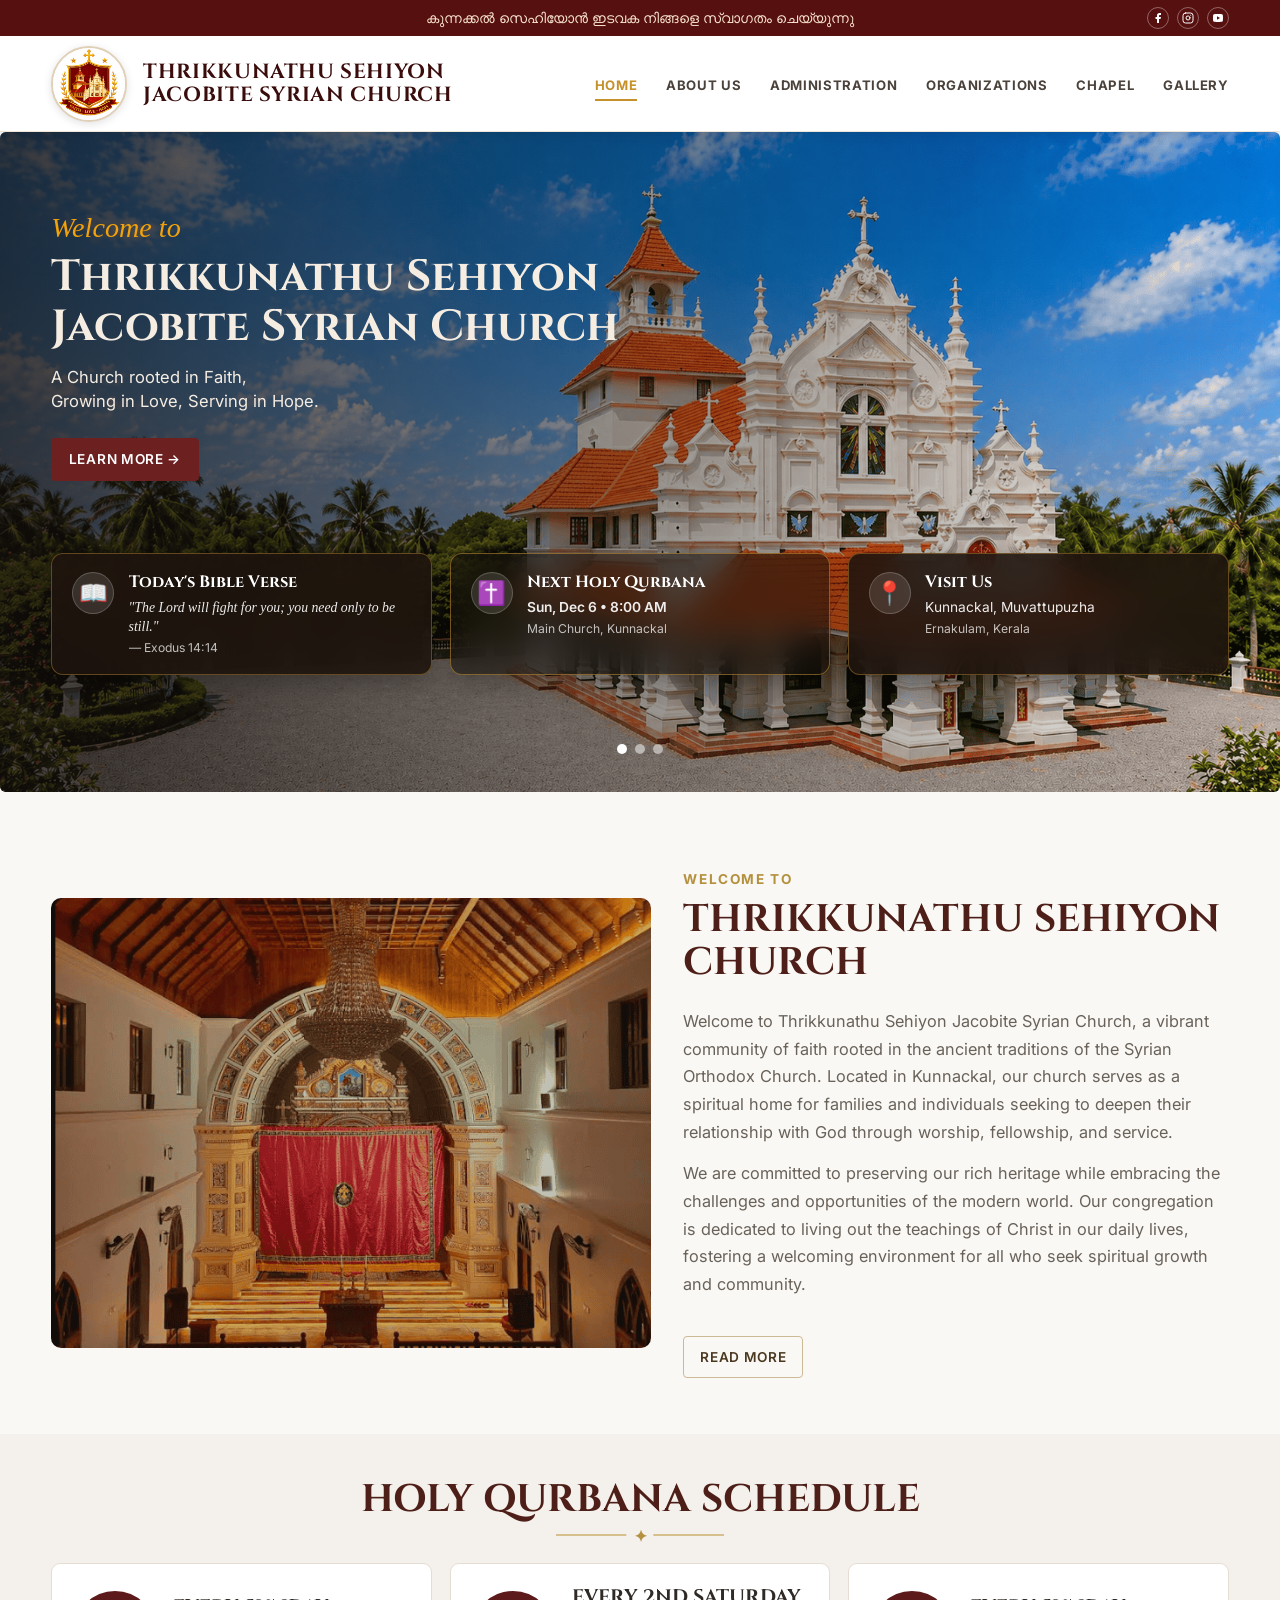
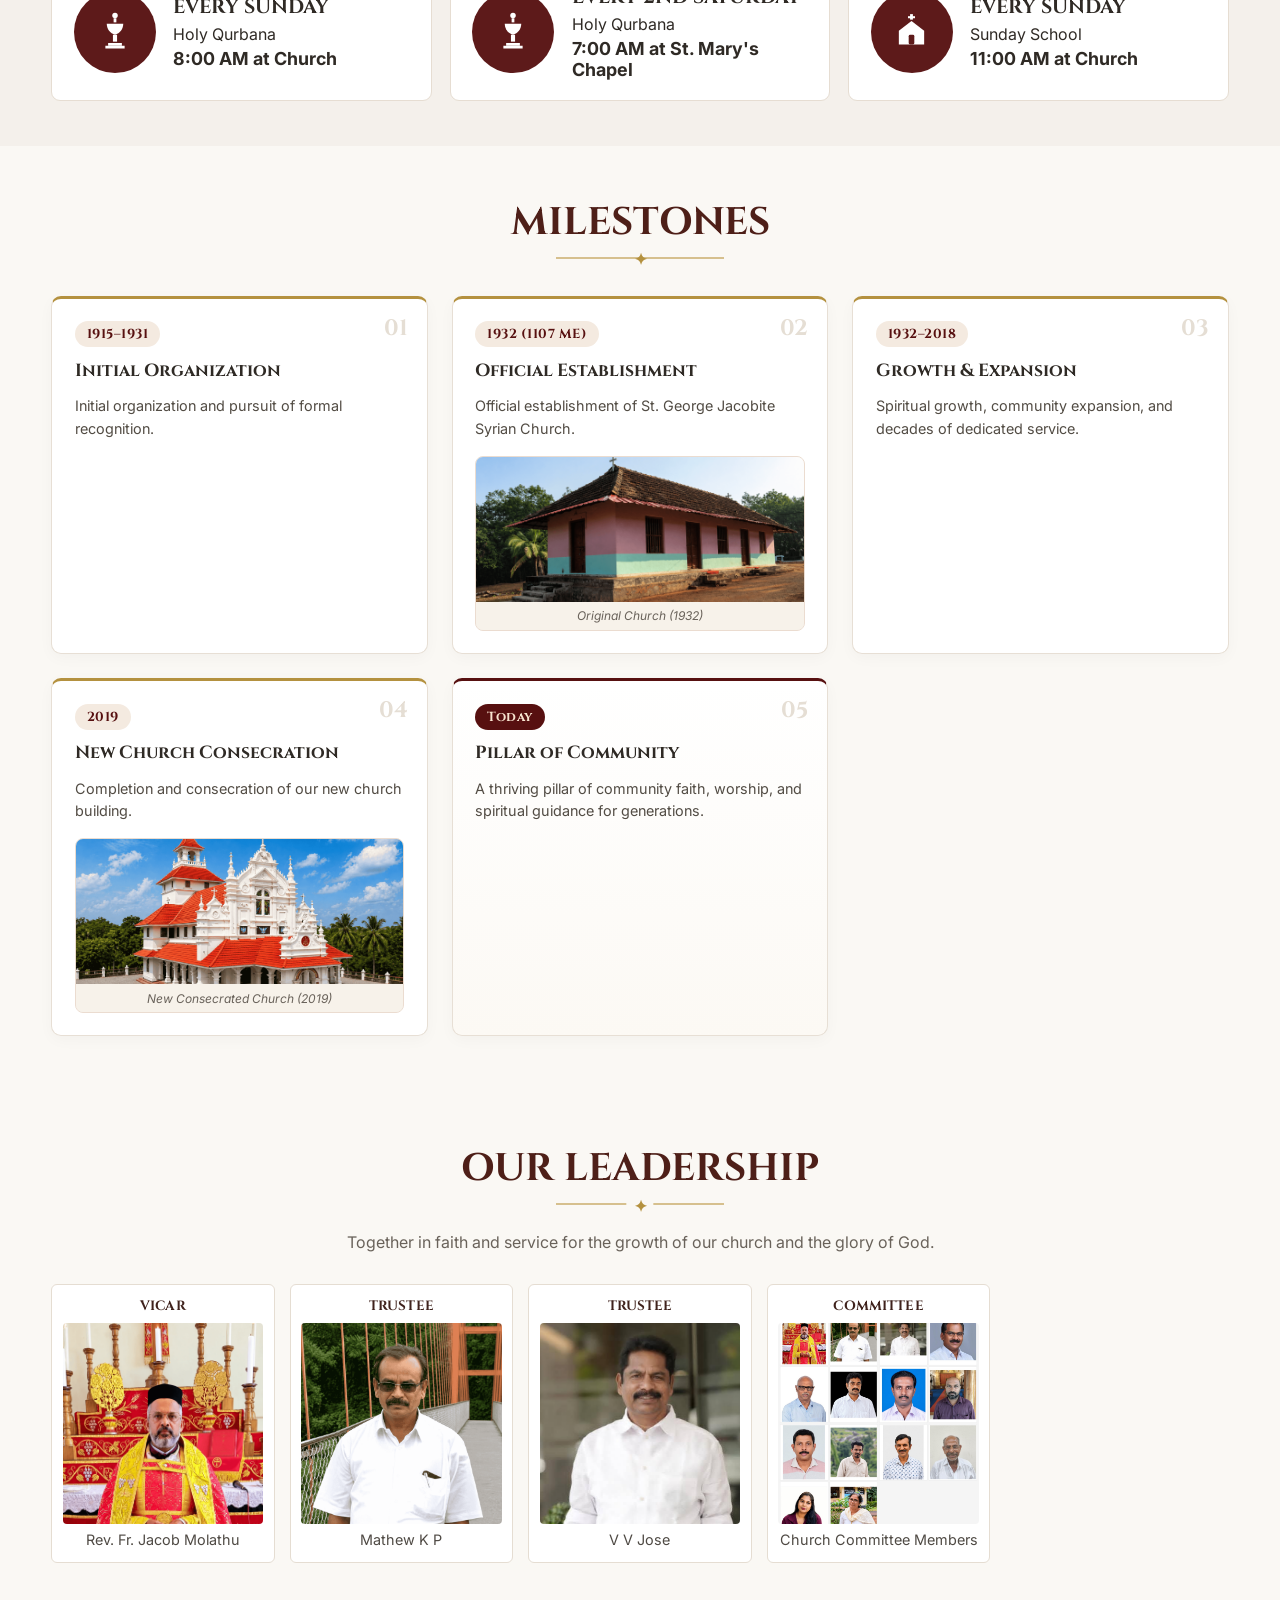
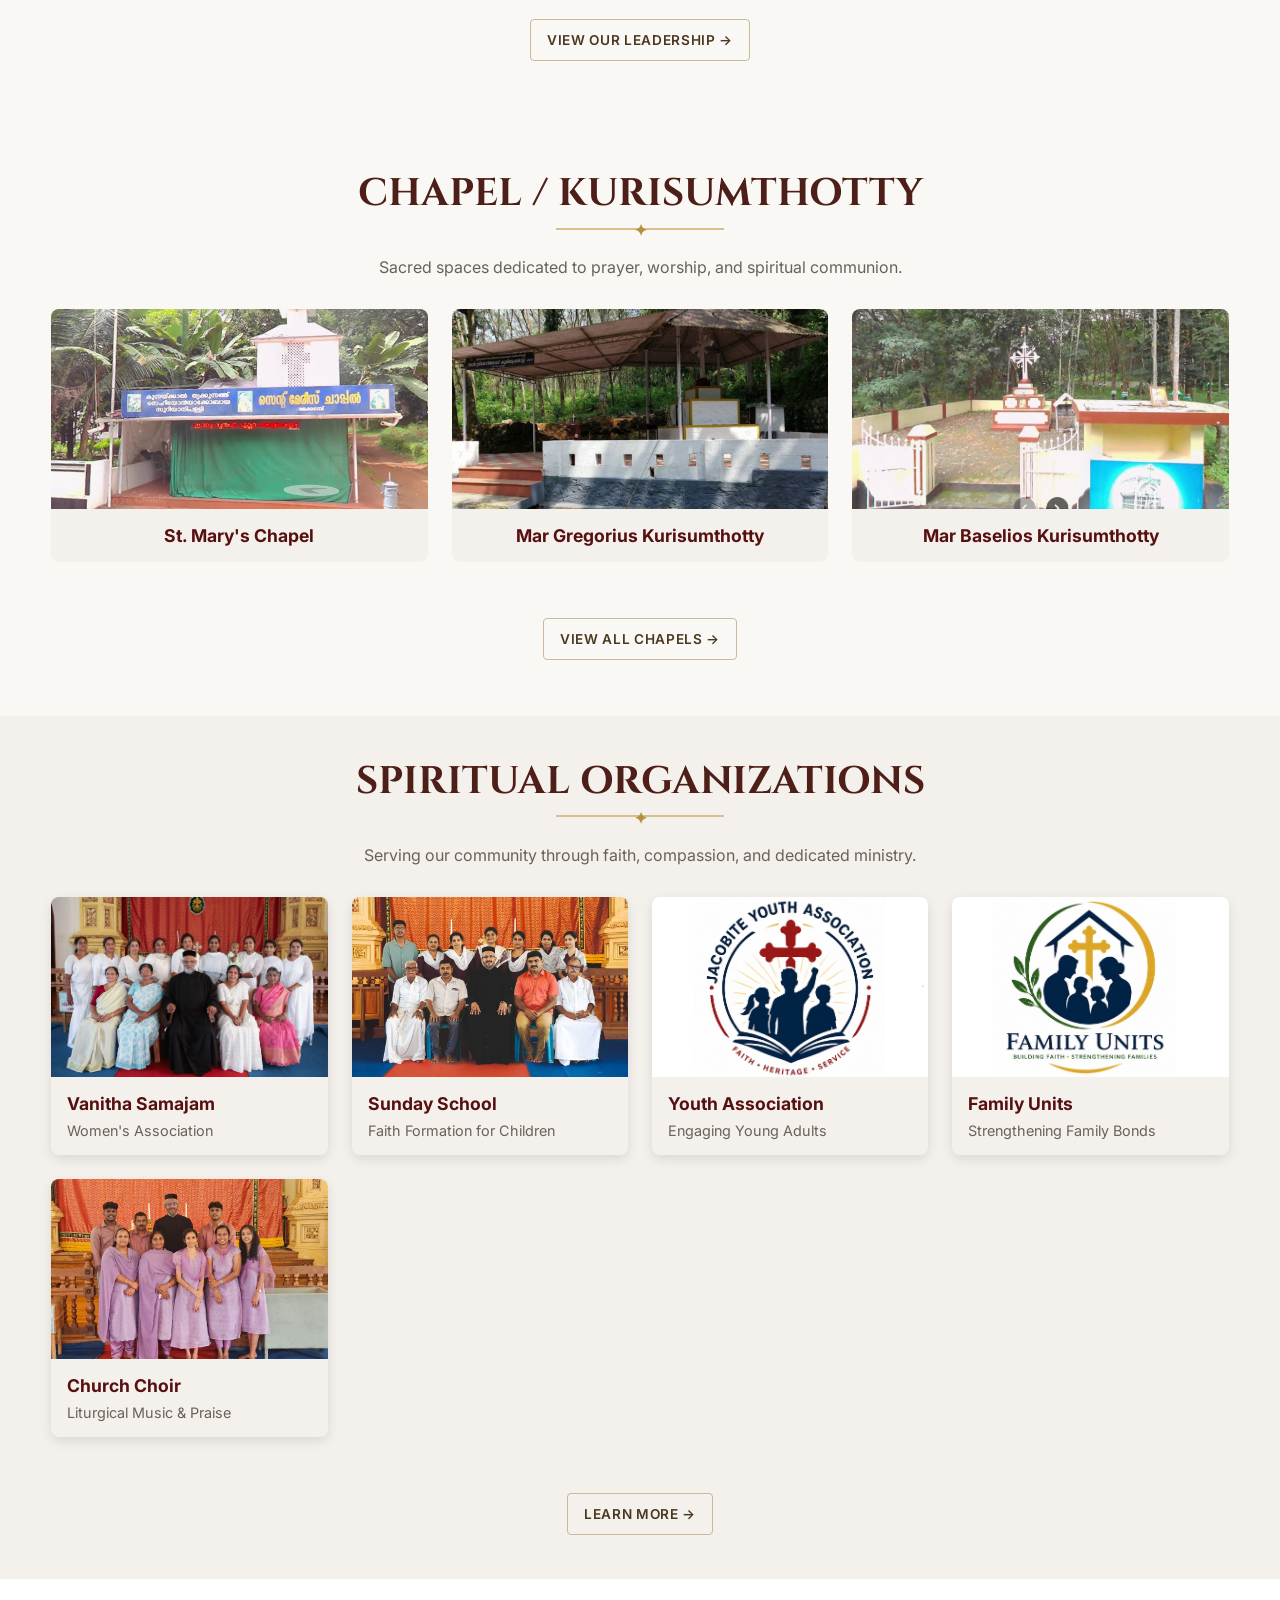
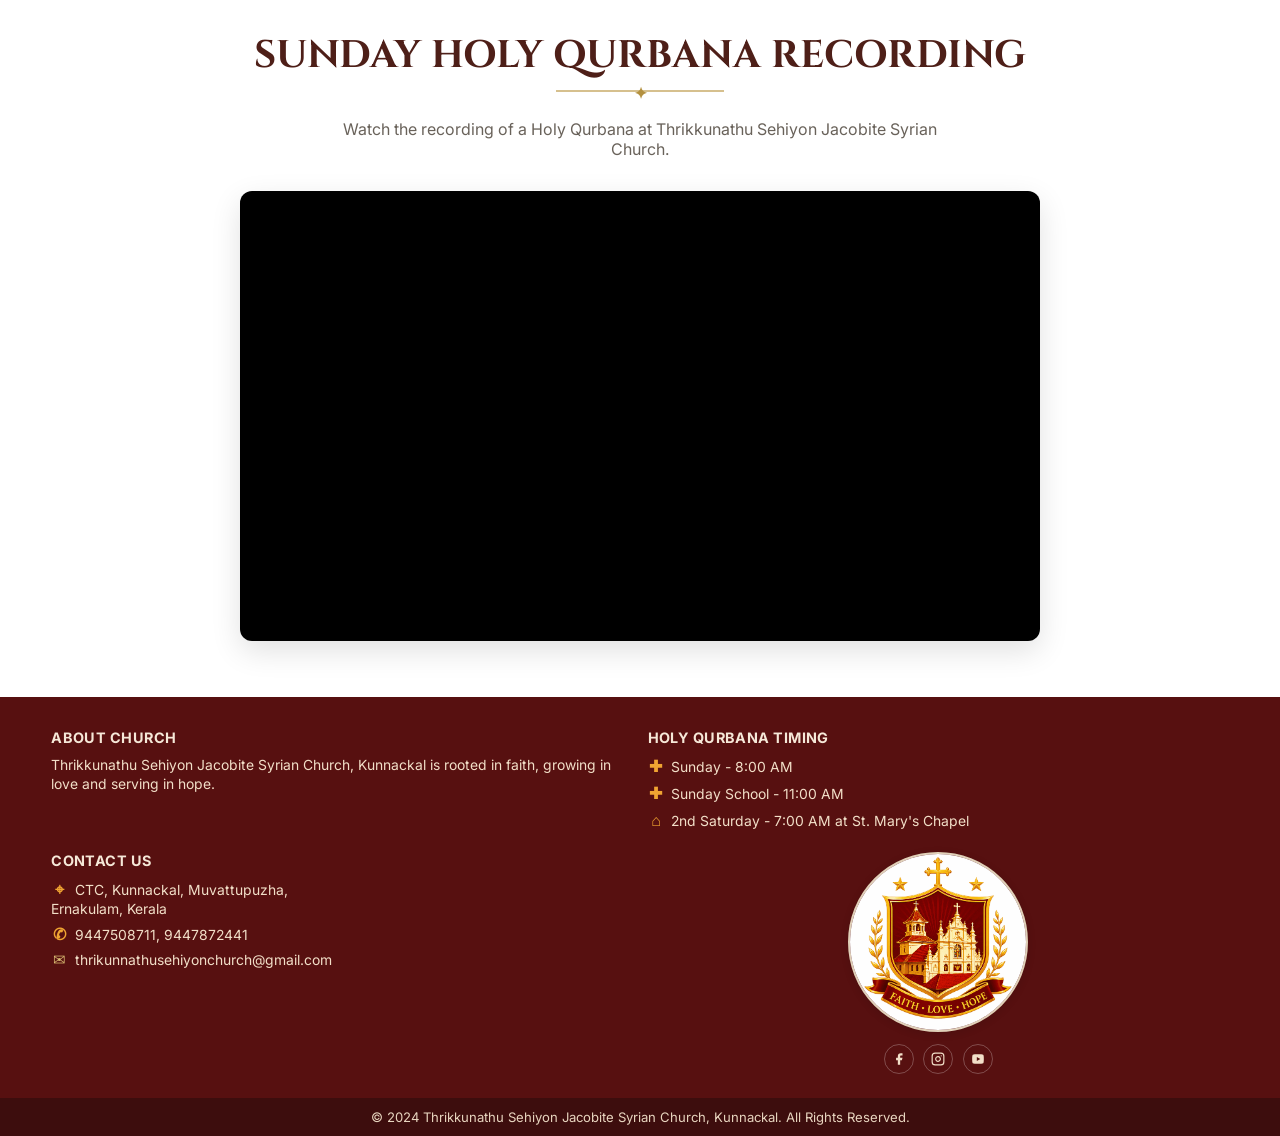
<file: index.html>
<!doctype html>
<html lang="en">

<head>
  <meta charset="UTF-8" />
  <meta name="viewport" content="width=device-width, initial-scale=1.0" />
  <title>Thrikkunathu Sehiyon Jacobite Syrian Church</title>
  <link rel="preconnect" href="https://fonts.googleapis.com" />
  <link rel="preconnect" href="https://fonts.gstatic.com" crossorigin />
  <link
    href="https://fonts.googleapis.com/css2?family=Cinzel:wght@500;700&family=Inter:wght@400;500;600;700&display=swap"
    rel="stylesheet" />
  <link rel="stylesheet" href="styles.css" />
</head>

<body>
  <header>
    <div class="top-strip">
      <div class="container top-strip-inner">
        <p>കുന്നക്കൽ സെഹിയോൻ ഇടവക നിങ്ങളെ സ്വാഗതം ചെയ്യുന്നു</p>
        <div class="social-icons">
          <a href="https://www.facebook.com/thrikkunnathusehionchurchkunnackal/" target="_blank"
            rel="noopener noreferrer" aria-label="Facebook">
            <svg width="12" height="12" viewBox="0 0 24 24" fill="currentColor">
              <path d="M18 2h-3a5 5 0 0 0-5 5v3H7v4h3v8h4v-8h3l1-4h-4V7a1 1 0 0 1 1-1h3z" />
            </svg>
          </a>
          <a href="https://www.instagram.com/kunnackal_sehiyon_palli/" target="_blank" rel="noopener noreferrer"
            aria-label="Instagram">
            <svg width="12" height="12" viewBox="0 0 24 24" fill="none" stroke="currentColor" stroke-width="2"
              stroke-linecap="round" stroke-linejoin="round">
              <rect x="2" y="2" width="20" height="20" rx="5" ry="5"></rect>
              <path d="M16 11.37A4 4 0 1 1 12.63 8 4 4 0 0 1 16 11.37z"></path>
              <line x1="17.5" y1="6.5" x2="17.51" y2="6.5"></line>
            </svg>
          </a>
          <a href="https://www.youtube.com/watch?v=vTKUabllbGY" target="_blank" rel="noopener noreferrer"
            aria-label="YouTube">
            <svg width="12" height="12" viewBox="0 0 24 24" fill="currentColor">
              <path
                d="M21.582 6.186a2.506 2.506 0 0 0-1.764-1.774C18.258 4 12 4 12 4s-6.258 0-7.818.412a2.506 2.506 0 0 0-1.764 1.774C2 7.752 2 12 2 12s0 4.248.418 5.814a2.506 2.506 0 0 0 1.764 1.774C5.742 20 12 20 12 20s6.258 0 7.818-.412a2.506 2.506 0 0 0 1.764-1.774C22 16.248 22 12 22 12s0-4.248-.418-5.814zM10 15.464V8.536L16 12l-6 3.464z" />
            </svg>
          </a>
        </div>
      </div>
    </div>

    <div class="nav-wrap">
      <div class="container nav-inner">
        <a class="brand" href="#">
          <img class="logo-img" src="assets/images/logos/logo.png" alt="Church logo" />
          <div>
            <h1>THRIKKUNATHU SEHIYON<br /> JACOBITE SYRIAN CHURCH</h1>
          </div>
        </a>
        <input class="menu-toggle" type="checkbox" id="menu-toggle" />
        <label class="menu-btn" for="menu-toggle" aria-label="Toggle menu">
          <span></span>
          <span></span>
          <span></span>
        </label>
        <nav class="site-nav">
          <ul>
            <li><a class="active" href="index.html">Home</a></li>
            <li><a href="about.html">About Us</a></li>
            <li><a href="administration.html">Administration</a></li>
            <li><a href="organizations.html">Organizations</a></li>
            <li><a href="chapel.html">Chapel</a></li>
            <li><a href="gallery.html">Gallery</a></li>
          </ul>
        </nav>
      </div>
    </div>
  </header>

  <main>
    <section class="hero">
      <div class="hero-overlay">
        <div class="container hero-content">
          <p class="welcome">Welcome to</p>
          <h2>Thrikkunathu Sehiyon Jacobite Syrian Church</h2>
          <p class="sub">
            A Church rooted in Faith,<br />
            Growing in Love, Serving in Hope.
          </p>
          <a href="about.html" class="btn-primary">Learn More →</a>
        </div>

        <!-- Quick Info Floating Cards Over Hero -->
        <div class="container hero-cards-wrap">
          <div class="hero-cards-grid">
            <!-- Card 1: Today's Bible Verse -->
            <div class="hero-card">
              <div class="hero-card-icon">📖</div>
              <div class="hero-card-info">
                <h4>Today's Bible Verse</h4>
                <p class="verse-quote">"For where two or three gather in my name, there am I with them."</p>
                <span class="verse-ref">— Matthew 18:20</span>
              </div>
            </div>

            <!-- Card 2: Next Holy Qurbana -->
            <div class="hero-card highlight-card">
              <div class="hero-card-icon">✝️</div>
              <div class="hero-card-info">
                <h4>Next Holy Qurbana</h4>
                <p class="qurbana-time">Every Sunday • 8:00 AM</p>
                <span class="qurbana-loc">Main Church, Kunnackal</span>
              </div>
            </div>

            <!-- Card 3: Visit Us -->
            <div class="hero-card">
              <div class="hero-card-icon">📍</div>
              <div class="hero-card-info">
                <h4>Visit Us</h4>
                <p class="visit-addr">Kunnackal, Muvattupuzha</p>
                <span class="visit-dist">Ernakulam, Kerala</span>
              </div>
            </div>
          </div>
        </div>

        <div class="slider-dots" aria-hidden="true">
          <span></span>
          <span class="active"></span>
          <span></span>
        </div>
      </div>
    </section>

    <section class="about section-space">
      <div class="container about-grid">
        <div class="about-image"></div>
        <div class="about-copy">
          <p class="section-tag">Welcome to </p>
          <h3>Thrikkunathu Sehiyon Church</h3>

          <p>
            Welcome to Thrikkunathu Sehiyon Jacobite Syrian Church, a vibrant community of faith rooted in the ancient
            traditions of the Syrian Orthodox Church. Located in Kunnackal, our church serves as a spiritual home for
            families and individuals seeking to deepen their relationship with God through worship, fellowship, and
            service.
          </p>
          <p>
            We are committed to preserving our rich heritage while embracing the challenges and opportunities of the
            modern world. Our congregation is dedicated to living out the teachings of Christ in our daily lives,
            fostering a welcoming environment for all who seek spiritual growth and community.
          </p>
          <a href="about.html" class="btn-outline">Read More</a>
        </div>
      </div>
    </section>

    <section class="mass section-space-light">
      <div class="container">
        <h3 class="center-title title-decor">Holy Qurbana Schedule</h3>
        <div class="mass-grid">
          <article class="mass-card">
            <div class="mass-icon">
              <img src="assets/images/icons/icon-cup.svg" alt="Holy Qurbana cup icon" />
            </div>
            <div>
              <h4>Every Sunday</h4>
              <p>Holy Qurbana</p>
              <strong>8:00 AM at Church</strong>
            </div>
          </article>
          <article class="mass-card">
            <div class="mass-icon">
              <img src="assets/images/icons/icon-cup.svg" alt="Holy Qurbana cup icon" />
            </div>
            <div>
              <h4>Every 2nd Saturday</h4>
              <p>Holy Qurbana</p>
              <strong>7:00 AM at St. Mary's Chapel</strong>
            </div>
          </article>
          <article class="mass-card">
            <div class="mass-icon">
              <img src="assets/images/icons/icon-church.svg" alt="Sunday School icon" />
            </div>
            <div>
              <h4>Every Sunday</h4>
              <p>Sunday School</p>
              <strong>11:00 AM at Church</strong>
            </div>
          </article>
        </div>
      </div>
    </section>

    <section class="milestones section-space">
      <div class="container">
        <h3 class="center-title title-decor">Milestones</h3>

        <div class="milestones-grid">
          <article class="milestone-card">
            <span class="milestone-step">01</span>
            <div class="milestone-header">
              <span class="milestone-year">1915–1931</span>
              <h4>Initial Organization</h4>
            </div>
            <p>Initial organization and pursuit of formal recognition.</p>
          </article>

          <article class="milestone-card has-media">
            <span class="milestone-step">02</span>
            <div class="milestone-header">
              <span class="milestone-year">1932 (1107 ME)</span>
              <h4>Official Establishment</h4>
            </div>
            <p>Official establishment of St. George Jacobite Syrian Church.</p>
            <div class="milestone-media">
              <img src="assets/images/church/oldchurch.png" alt="Original Church Building (1932)" />
              <span class="media-tag">Original Church (1932)</span>
            </div>
          </article>

          <article class="milestone-card">
            <span class="milestone-step">03</span>
            <div class="milestone-header">
              <span class="milestone-year">1932–2018</span>
              <h4>Growth & Expansion</h4>
            </div>
            <p>Spiritual growth, community expansion, and decades of dedicated service.</p>
          </article>

          <article class="milestone-card has-media">
            <span class="milestone-step">04</span>
            <div class="milestone-header">
              <span class="milestone-year">2019</span>
              <h4>New Church Consecration</h4>
            </div>
            <p>Completion and consecration of our new church building.</p>
            <div class="milestone-media">
              <img src="assets/images/church/newchurch.png" alt="Newly Consecrated Church (2019)" />
              <span class="media-tag">New Consecrated Church (2019)</span>
            </div>
          </article>

          <article class="milestone-card current">
            <span class="milestone-step">05</span>
            <div class="milestone-header">
              <span class="milestone-year current-tag">Today</span>
              <h4>Pillar of Community</h4>
            </div>
            <p>A thriving pillar of community faith, worship, and spiritual guidance for generations.</p>
          </article>
        </div>
      </div>
    </section>


    <section class="people section-space">
      <div class="container">
        <h3 class="center-title title-decor">Our Leadership</h3>
        <p class="section-intro">
          Together in faith and service for the growth of our church and the
          glory of God.
        </p>
        <div class="people-grid">
          <article class="person-card">
            <h5>Vicar</h5>
            <div class="thumb thumb-vicar"></div>
            <p>Rev. Fr. Jacob Molathu</p>
          </article>
          <!-- <article class="person-card">
              <h5>Priest in Church</h5>
              <div class="thumb thumb-priest"></div>
              <p>Fr. Mathai</p>
            </article> -->
          <article class="person-card">
            <h5>Trustee</h5>
            <div class="thumb thumb-trustee-1"></div>
            <p>Mathew K P</p>
          </article>
          <article class="person-card">
            <h5>Trustee</h5>
            <div class="thumb thumb-trustee-2"></div>
            <p>V V Jose</p>
          </article>
          <article class="person-card">
            <h5>Committee</h5>
            <div class="thumb thumb-committee"></div>
            <p>Church Committee Members</p>
          </article>
        </div>

        <div class="section-link" style="text-align: center; margin-top: 2rem;">
          <a href="administration.html" class="btn-outline">View Our Leadership →</a>
        </div>
      </div>
    </section>

    <section class="chapels-preview section-space">
      <div class="container">
        <h3 class="center-title title-decor">Chapel / Kurisumthotty</h3>
        <p class="section-intro">Sacred spaces dedicated to prayer, worship, and spiritual communion.</p>
        <div class="chapels-preview-grid">
          <div class="chapel-preview-card">
            <img src="assets/images/chapels/chapel-stmary.jpg" alt="St. Mary's Chapel" />
            <h4>St. Mary's Chapel</h4>
          </div>
          <div class="chapel-preview-card">
            <img src="assets/images/chapels/chapel-stgeorge.jpg" alt="Mar Gregorius Kurisumthotti" />
            <h4>Mar Gregorius Kurisumthotty</h4>
          </div>
          <div class="chapel-preview-card">
            <img src="assets/images/chapels/chapel-stthomas.jpg" alt="Mar Baselios Kurisumthotty" />
            <h4>Mar Baselios Kurisumthotty</h4>
          </div>
        </div>
        <div class="section-link">
          <a href="chapel.html" class="btn-outline">View All Chapels →</a>
        </div>
      </div>
    </section>

    <section class="organizations-preview section-space-light">
      <div class="container">
        <h3 class="center-title title-decor">Spiritual Organizations</h3>
        <p class="section-intro">Serving our community through faith, compassion, and dedicated ministry.</p>
        <div class="orgs-preview-grid">
          <div class="org-preview-card">
            <img src="assets/images/organizations/vanitha-samajam.jpg" alt="Vanitha Samajam" />
            <h4>Vanitha Samajam</h4>
            <p>Women's Association</p>
          </div>
          <div class="org-preview-card">
            <img src="assets/images/organizations/sunday-school.jpg" alt="Sunday School" />
            <h4>Sunday School</h4>
            <p>Faith Formation for Children</p>
          </div>
          <div class="org-preview-card">
            <img src="assets/images/organizations/youth-association.jpg" alt="Youth Association" />
            <h4>Youth Association</h4>
            <p>Engaging Young Adults</p>
          </div>
          <div class="org-preview-card">
            <img src="assets/images/organizations/family-units.jpg" alt="Family Units" />
            <h4>Family Units</h4>
            <p>Strengthening Family Bonds</p>
          </div>
          <div class="org-preview-card">
            <img src="assets/images/organizations/choir.jpg" alt="Church Choir" />
            <h4>Church Choir</h4>
            <p>Liturgical Music & Praise</p>
          </div>
        </div>
        <div class="section-link">
          <a href="organizations.html" class="btn-outline">Learn More →</a>
        </div>
      </div>
    </section>
  <section class="mass-recording section-space">
      <div class="container">
        <h3 class="center-title title-decor">Sunday Holy Qurbana Recording</h3>
        <p class="section-intro">
          Watch the recording of a Holy Qurbana at Thrikkunathu Sehiyon Jacobite Syrian Church.
        </p>
        <div class="video-container">
          <iframe width="560" height="315" src="https://www.youtube.com/embed/vTKUabllbGY?si=T7UiHOAAl0jmOkim"
            title="YouTube video player" frameborder="0"
            allow="accelerometer; autoplay; clipboard-write; encrypted-media; gyroscope; picture-in-picture; web-share"
            referrerpolicy="strict-origin-when-cross-origin" allowfullscreen>
          </iframe>
        </div>
      </div>
    </section>

  </main>

  <footer>
    <div class="footer-main">
      <div class="container footer-grid">
        <div class="footer-about">
          <h6>About Church</h6>
          <p>
            Thrikkunathu Sehiyon Jacobite Syrian Church, Kunnackal is rooted
            in faith, growing in love and serving in hope.
          </p>
        </div>
        <div class="footer-mass">
          <h6>Holy Qurbana Timing</h6>
          <p><span class="ficon ficon-contact">✚</span>Sunday - 8:00 AM</p>
          <p><span class="ficon ficon-contact">✚</span>Sunday School - 11:00 AM</p>
          <p><span class="ficon ficon-contact">⌂</span>2nd Saturday - 7:00 AM at St. Mary's Chapel</p>
        </div>
        <div class="footer-contact">
          <h6>Contact Us</h6>
          <p>
            <span class="ficon ficon-contact">⌖</span>CTC, Kunnackal, Muvattupuzha,<br />
            Ernakulam, Kerala
          </p>
          <p><span class="ficon ficon-contact">✆</span><a href="tel:9447508711">9447508711</a>, <a href="tel:9447872441">9447872441</a></p>
          <p><span class="ficon">✉</span><a
              href="mailto:thrikunnathusehiyonchurch@gmail.com">thrikunnathusehiyonchurch@gmail.com</a></p>
        </div>

        <div class="footer-brand">
          <div class="footer-logos">
            <img class="logo-img lg" src="assets/images/logos/logo.png" alt="Church logo" />
          </div>
          <!-- <p>THRIKKUNATHU SEHIYON JACOBITE SYRIAN CHURCH KUNNACKAL</p> -->
          <div class="footer-social-links">
            <a href="https://www.facebook.com/thrikkunnathusehionchurchkunnackal/" target="_blank"
              rel="noopener noreferrer" aria-label="Facebook">
              <svg width="14" height="14" viewBox="0 0 24 24" fill="currentColor">
                <path d="M18 2h-3a5 5 0 0 0-5 5v3H7v4h3v8h4v-8h3l1-4h-4V7a1 1 0 0 1 1-1h3z" />
              </svg>
            </a>
            <a href="https://www.instagram.com/kunnackal_sehiyon_palli/" target="_blank" rel="noopener noreferrer"
              aria-label="Instagram">
              <svg width="14" height="14" viewBox="0 0 24 24" fill="none" stroke="currentColor" stroke-width="2"
                stroke-linecap="round" stroke-linejoin="round">
                <rect x="2" y="2" width="20" height="20" rx="5" ry="5"></rect>
                <path d="M16 11.37A4 4 0 1 1 12.63 8 4 4 0 0 1 16 11.37z"></path>
                <line x1="17.5" y1="6.5" x2="17.51" y2="6.5"></line>
              </svg>
            </a>
            <a href="https://www.youtube.com/watch?v=vTKUabllbGY" target="_blank" rel="noopener noreferrer"
              aria-label="YouTube">
              <svg width="14" height="14" viewBox="0 0 24 24" fill="currentColor">
                <path
                  d="M21.582 6.186a2.506 2.506 0 0 0-1.764-1.774C18.258 4 12 4 12 4s-6.258 0-7.818.412a2.506 2.506 0 0 0-1.764 1.774C2 7.752 2 12 2 12s0 4.248.418 5.814a2.506 2.506 0 0 0 1.764 1.774C5.742 20 12 20 12 20s6.258 0 7.818-.412a2.506 2.506 0 0 0 1.764-1.774C22 16.248 22 12 22 12s0-4.248-.418-5.814zM10 15.464V8.536L16 12l-6 3.464z" />
              </svg>
            </a>
          </div>
        </div>
      </div>
    </div>
    <div class="copyright">
      © 2024 Thrikkunathu Sehiyon Jacobite Syrian Church, Kunnackal. All
      Rights Reserved.
    </div>
  </footer>
  <script src="assets/js/main.js"></script>
</body>

</html>
</file>
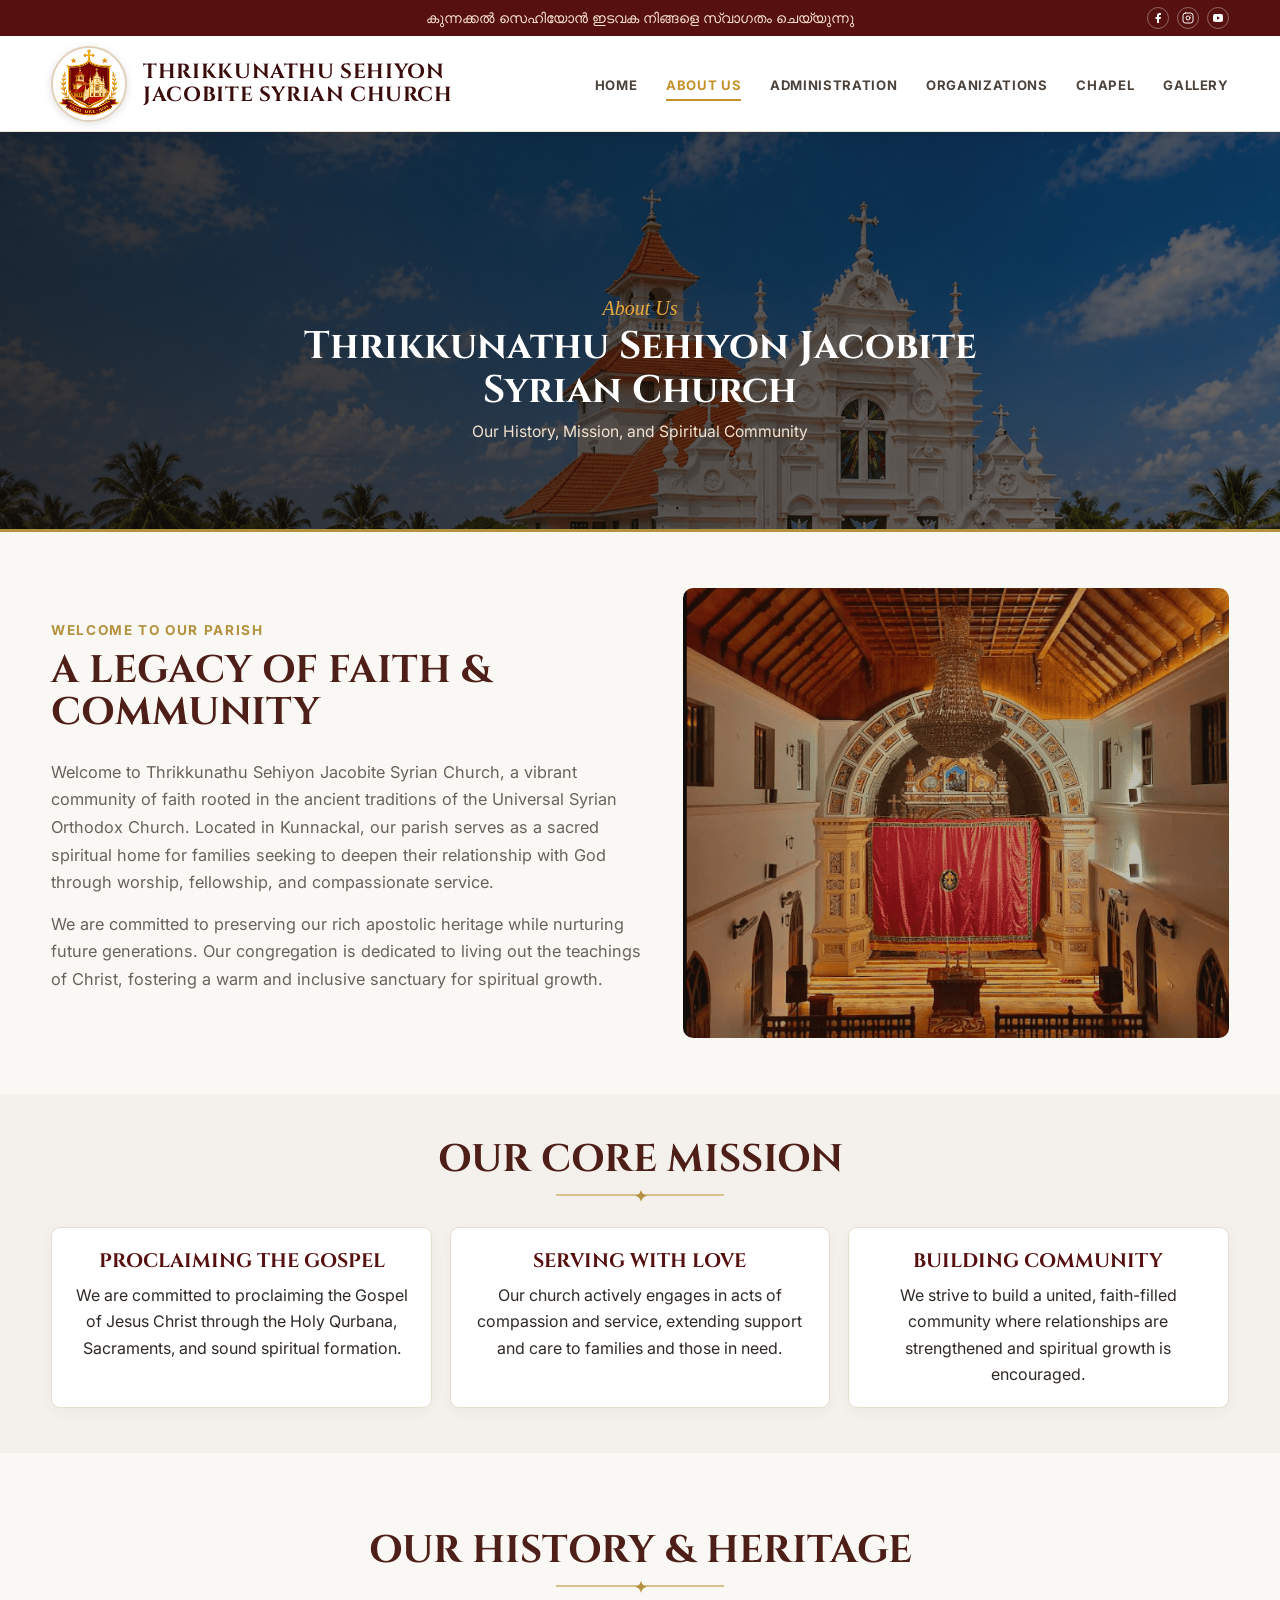
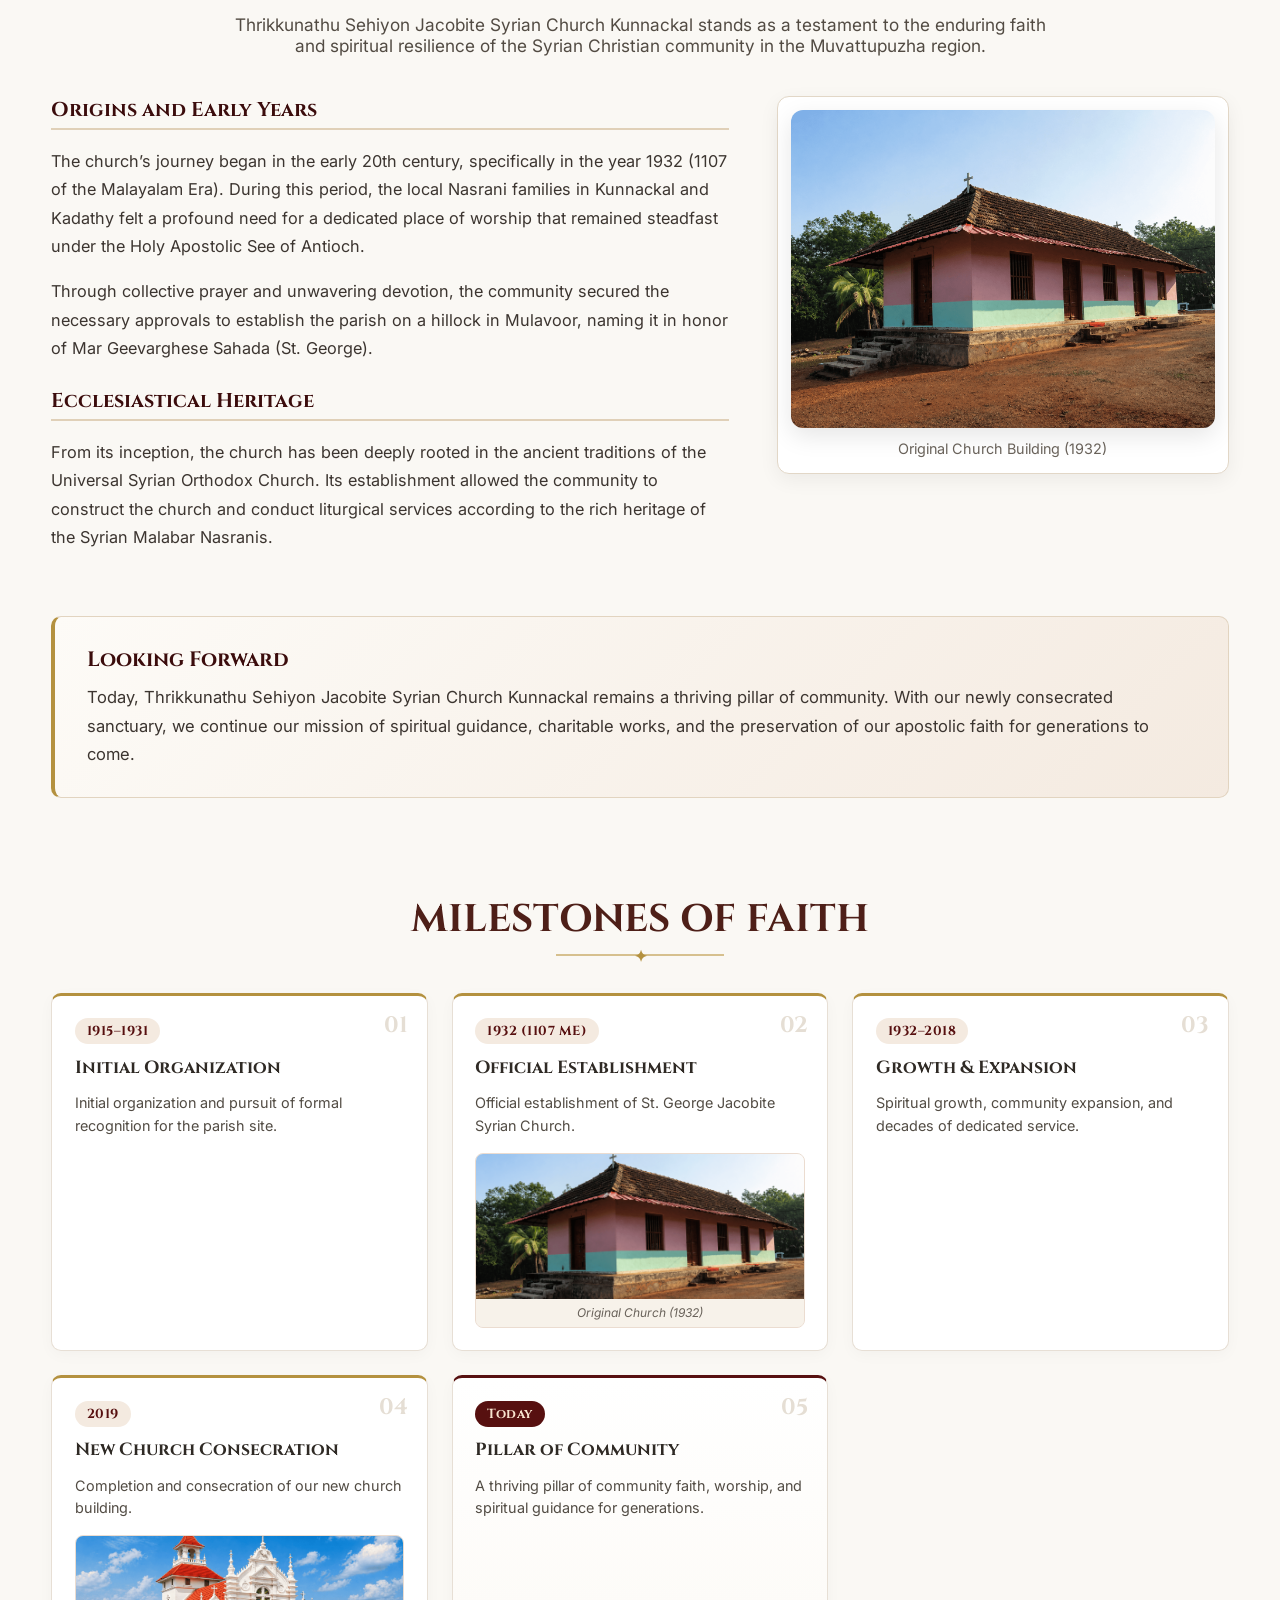
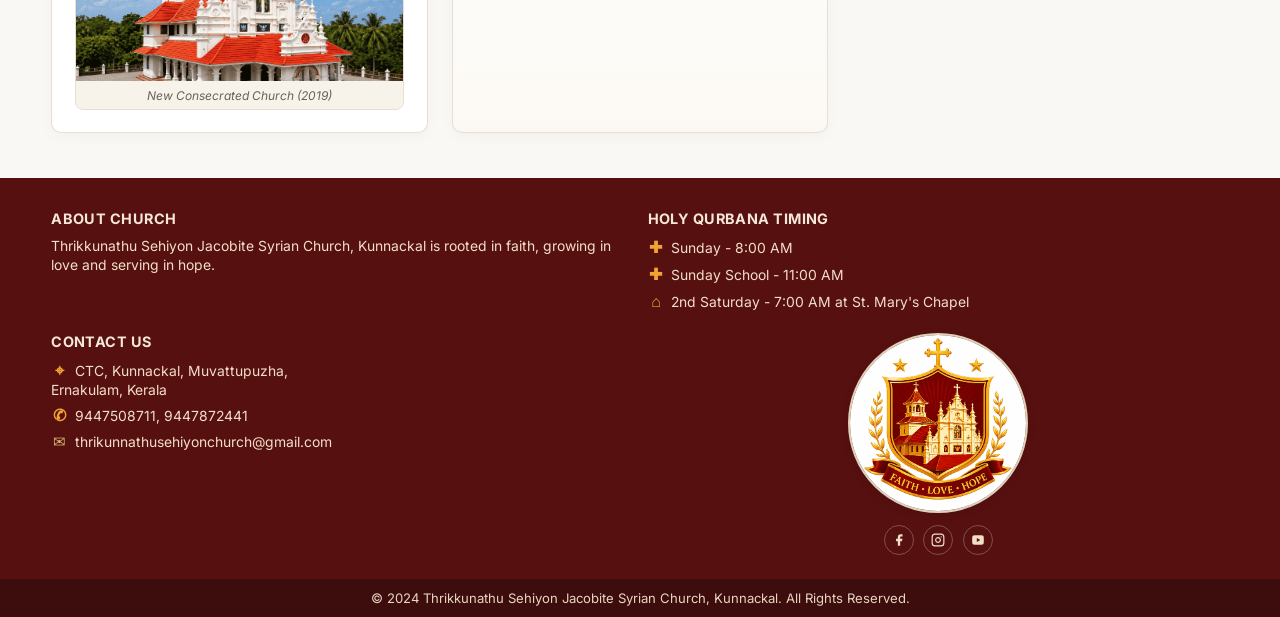
<file: about.html>
<!doctype html>
<html lang="en">

<head>
  <meta charset="UTF-8" />
  <meta name="viewport" content="width=device-width, initial-scale=1.0" />
  <title>About Us - Thrikkunathu Sehiyon Jacobite Syrian Church</title>
  <link rel="preconnect" href="https://fonts.googleapis.com" />
  <link rel="preconnect" href="https://fonts.gstatic.com" crossorigin />
  <link
    href="https://fonts.googleapis.com/css2?family=Cinzel:wght@500;700&family=Inter:wght@400;500;600;700&display=swap"
    rel="stylesheet" />
  <link rel="stylesheet" href="styles.css" />
</head>

<body>
  <header>
    <div class="top-strip">
      <div class="container top-strip-inner">
        <p>കുന്നക്കൽ സെഹിയോൻ ഇടവക നിങ്ങളെ സ്വാഗതം ചെയ്യുന്നു</p>
        <div class="social-icons">
          <a href="https://www.facebook.com/thrikkunnathusehionchurchkunnackal/" target="_blank"
            rel="noopener noreferrer" aria-label="Facebook">
            <svg width="12" height="12" viewBox="0 0 24 24" fill="currentColor">
              <path d="M18 2h-3a5 5 0 0 0-5 5v3H7v4h3v8h4v-8h3l1-4h-4V7a1 1 0 0 1 1-1h3z" />
            </svg>
          </a>
          <a href="https://www.instagram.com/kunnackal_sehiyon_palli/" target="_blank" rel="noopener noreferrer"
            aria-label="Instagram">
            <svg width="12" height="12" viewBox="0 0 24 24" fill="none" stroke="currentColor" stroke-width="2"
              stroke-linecap="round" stroke-linejoin="round">
              <rect x="2" y="2" width="20" height="20" rx="5" ry="5"></rect>
              <path d="M16 11.37A4 4 0 1 1 12.63 8 4 4 0 0 1 16 11.37z"></path>
              <line x1="17.5" y1="6.5" x2="17.51" y2="6.5"></line>
            </svg>
          </a>
          <a href="https://www.youtube.com/watch?v=vTKUabllbGY" target="_blank" rel="noopener noreferrer" aria-label="YouTube">
            <svg width="12" height="12" viewBox="0 0 24 24" fill="currentColor">
              <path
                d="M21.582 6.186a2.506 2.506 0 0 0-1.764-1.774C18.258 4 12 4 12 4s-6.258 0-7.818.412a2.506 2.506 0 0 0-1.764 1.774C2 7.752 2 12 2 12s0 4.248.418 5.814a2.506 2.506 0 0 0 1.764 1.774C5.742 20 12 20 12 20s6.258 0 7.818-.412a2.506 2.506 0 0 0 1.764-1.774C22 16.248 22 12 22 12s0-4.248-.418-5.814zM10 15.464V8.536L16 12l-6 3.464z" />
            </svg>
          </a>
        </div>
      </div>
    </div>

    <div class="nav-wrap">
      <div class="container nav-inner">
        <a class="brand" href="index.html">
          <img class="logo-img" src="assets/images/logos/logo.png" alt="Church logo" />
          <div>
            <h1>THRIKKUNATHU SEHIYON<br /> JACOBITE SYRIAN CHURCH</h1>
          </div>
        </a>
        <input class="menu-toggle" type="checkbox" id="menu-toggle" />
        <label class="menu-btn" for="menu-toggle" aria-label="Toggle menu">
          <span></span>
          <span></span>
          <span></span>
        </label>
        <nav class="site-nav">
          <ul>
            <li><a href="index.html">Home</a></li>
            <li><a class="active" href="about.html">About Us</a></li>
            <li><a href="administration.html">Administration</a></li>
            <li><a href="organizations.html">Organizations</a></li>
            <li><a href="chapel.html">Chapel</a></li>
            <li><a href="gallery.html">Gallery</a></li>
          </ul>
        </nav>
      </div>
    </div>
  </header>

  <main>
    <section class="page-header">
      <div class="container page-header-content">
        <p class="welcome">About Us</p>
        <h2>Thrikkunathu Sehiyon Jacobite Syrian Church</h2>
        <p class="sub">Our History, Mission, and Spiritual Community</p>
      </div>
    </section>
    <section class="about-us section-space">
      <div class="container">
        <div class="about-grid">
          <div class="about-copy">
            <p class="section-tag">Welcome to Our Parish</p>
            <h3>A Legacy of Faith & Community</h3>
            <p>
              Welcome to Thrikkunathu Sehiyon Jacobite Syrian Church, a vibrant community of faith rooted in the ancient
              traditions of the Universal Syrian Orthodox Church. Located in Kunnackal, our parish serves as a sacred
              spiritual home for families seeking to deepen their relationship with God through worship, fellowship, and
              compassionate service.
            </p>
            <p>
              We are committed to preserving our rich apostolic heritage while nurturing future generations. Our
              congregation is dedicated to living out the teachings of Christ, fostering a warm and inclusive sanctuary
              for spiritual growth.
            </p>
          </div>
          <div class="about-image"></div>
        </div>
      </div>
    </section>

    <section class="mission section-space-light">
      <div class="container">
        <h3 class="center-title title-decor">Our Core Mission</h3>
        <div class="mission-grid">
          <div class="mission-card">
            <h4>Proclaiming the Gospel</h4>
            <p>We are committed to proclaiming the Gospel of Jesus Christ through the Holy Qurbana, Sacraments, and
              sound spiritual formation.</p>
          </div>
          <div class="mission-card">
            <h4>Serving with Love</h4>
            <p>Our church actively engages in acts of compassion and service, extending support and care to families and
              those in need.</p>
          </div>
          <div class="mission-card">
            <h4>Building Community</h4>
            <p>We strive to build a united, faith-filled community where relationships are strengthened and spiritual
              growth is encouraged.</p>
          </div>
        </div>
      </div>
    </section>

    <section class="about section-space">
      <div class="container">
        <h3 class="center-title title-decor">Our History & Heritage</h3>
        <p style="text-align: center; max-width: 820px; margin: 0 auto 2.5rem; font-size: 1.08rem; color: #524b43;">
          Thrikkunathu Sehiyon Jacobite Syrian Church Kunnackal stands as a testament to the enduring faith and spiritual
          resilience of the Syrian Christian community in the Muvattupuzha region.
        </p>

        <div class="history-grid">
          <div class="history-text">
            <h4>Origins and Early Years</h4>
            <p>
              The church’s journey began in the early 20th century, specifically in the year 1932 (1107 of the Malayalam
              Era). During this period, the local Nasrani families in Kunnackal and Kadathy felt a profound need for a
              dedicated place of worship that remained steadfast under the Holy Apostolic See of Antioch.
            </p>
            <p>
              Through collective prayer and unwavering devotion, the community secured the necessary approvals to
              establish the parish on a hillock in Mulavoor, naming it in honor of Mar Geevarghese Sahada (St. George).
            </p>

            <h4>Ecclesiastical Heritage</h4>
            <p>
              From its inception, the church has been deeply rooted in the ancient traditions of the Universal Syrian
              Orthodox Church. Its establishment allowed the community to construct the church and conduct liturgical
              services according to the rich heritage of the Syrian Malabar Nasranis.
            </p>
          </div>
          <div class="history-side-image">
            <img src="assets/images/church/oldchurch.png" alt="Original Church Building (1932)" />
            <p>Original Church Building (1932)</p>
          </div>
        </div>

        <div class="about-callout-box">
          <h4>Looking Forward</h4>
          <p>
            Today, Thrikkunathu Sehiyon Jacobite Syrian Church Kunnackal remains a thriving pillar of community. With our newly consecrated
            sanctuary, we continue our mission of spiritual guidance, charitable works, and the preservation of our
            apostolic faith for generations to come.
          </p>
        </div>
      </div>
    </section>

    <section class="milestones section-space-light">
      <div class="container">
        <h3 class="center-title title-decor">Milestones of Faith</h3>
        <div class="milestones-grid">
          <article class="milestone-card">
            <span class="milestone-step">01</span>
            <div class="milestone-header">
              <span class="milestone-year">1915–1931</span>
              <h4>Initial Organization</h4>
            </div>
            <p>Initial organization and pursuit of formal recognition for the parish site.</p>
          </article>

          <article class="milestone-card has-media">
            <span class="milestone-step">02</span>
            <div class="milestone-header">
              <span class="milestone-year">1932 (1107 ME)</span>
              <h4>Official Establishment</h4>
            </div>
            <p>Official establishment of St. George Jacobite Syrian Church.</p>
            <div class="milestone-media">
              <img src="assets/images/church/oldchurch.png" alt="Original Church Building (1932)" />
              <span class="media-tag">Original Church (1932)</span>
            </div>
          </article>

          <article class="milestone-card">
            <span class="milestone-step">03</span>
            <div class="milestone-header">
              <span class="milestone-year">1932–2018</span>
              <h4>Growth & Expansion</h4>
            </div>
            <p>Spiritual growth, community expansion, and decades of dedicated service.</p>
          </article>

          <article class="milestone-card has-media">
            <span class="milestone-step">04</span>
            <div class="milestone-header">
              <span class="milestone-year">2019</span>
              <h4>New Church Consecration</h4>
            </div>
            <p>Completion and consecration of our new church building.</p>
            <div class="milestone-media">
              <img src="assets/images/church/newchurch.png" alt="Newly Consecrated Church (2019)" />
              <span class="media-tag">New Consecrated Church (2019)</span>
            </div>
          </article>

          <article class="milestone-card current">
            <span class="milestone-step">05</span>
            <div class="milestone-header">
              <span class="milestone-year current-tag">Today</span>
              <h4>Pillar of Community</h4>
            </div>
            <p>A thriving pillar of community faith, worship, and spiritual guidance for generations.</p>
          </article>
        </div>
      </div>
    </section>
    <footer>
      <div class="footer-main">
        <div class="container footer-grid">
          <div class="footer-about">
            <h6>About Church</h6>
            <p>
              Thrikkunathu Sehiyon Jacobite Syrian Church, Kunnackal is rooted
              in faith, growing in love and serving in hope.
            </p>
          </div>
          <div class="footer-mass">
            <h6>Holy Qurbana Timing</h6>
            <p><span class="ficon ficon-contact">✚</span>Sunday - 8:00 AM</p>
            <p><span class="ficon ficon-contact">✚</span>Sunday School - 11:00 AM</p>
            <p><span class="ficon ficon-contact">⌂</span>2nd Saturday - 7:00 AM at St. Mary's Chapel</p>
          </div>
          <div class="footer-contact">
            <h6>Contact Us</h6>
            <p>
              <span class="ficon ficon-contact">⌖</span>CTC, Kunnackal, Muvattupuzha,<br />
              Ernakulam, Kerala
            </p>
            <p><span class="ficon ficon-contact">✆</span><a href="tel:9447508711">9447508711</a>, <a href="tel:9447872441">9447872441</a></p>
            <p><span class="ficon">✉</span><a href="mailto:thrikunnathusehiyonchurch@gmail.com">thrikunnathusehiyonchurch@gmail.com</a></p>
          </div>

          <div class="footer-brand">
            <div class="footer-logos">
              <img class="logo-img lg" src="assets/images/logos/logo.png" alt="Church logo" />
            </div>
            <!-- <p>THRIKKUNATHU SEHIYON JACOBITE SYRIAN CHURCH KUNNACKAL</p> -->
            <div class="footer-social-links">
              <a href="https://www.facebook.com/thrikkunnathusehionchurchkunnackal/" target="_blank"
                rel="noopener noreferrer" aria-label="Facebook">
                <svg width="14" height="14" viewBox="0 0 24 24" fill="currentColor">
                  <path d="M18 2h-3a5 5 0 0 0-5 5v3H7v4h3v8h4v-8h3l1-4h-4V7a1 1 0 0 1 1-1h3z" />
                </svg>
              </a>
              <a href="https://www.instagram.com/kunnackal_sehiyon_palli/" target="_blank" rel="noopener noreferrer"
                aria-label="Instagram">
                <svg width="14" height="14" viewBox="0 0 24 24" fill="none" stroke="currentColor" stroke-width="2"
                  stroke-linecap="round" stroke-linejoin="round">
                  <rect x="2" y="2" width="20" height="20" rx="5" ry="5"></rect>
                  <path d="M16 11.37A4 4 0 1 1 12.63 8 4 4 0 0 1 16 11.37z"></path>
                  <line x1="17.5" y1="6.5" x2="17.51" y2="6.5"></line>
                </svg>
              </a>
              <a href="https://www.youtube.com/watch?v=vTKUabllbGY" target="_blank" rel="noopener noreferrer" aria-label="YouTube">
                <svg width="14" height="14" viewBox="0 0 24 24" fill="currentColor">
                  <path
                    d="M21.582 6.186a2.506 2.506 0 0 0-1.764-1.774C18.258 4 12 4 12 4s-6.258 0-7.818.412a2.506 2.506 0 0 0-1.764 1.774C2 7.752 2 12 2 12s0 4.248.418 5.814a2.506 2.506 0 0 0 1.764 1.774C5.742 20 12 20 12 20s6.258 0 7.818-.412a2.506 2.506 0 0 0 1.764-1.774C22 16.248 22 12 22 12s0-4.248-.418-5.814zM10 15.464V8.536L16 12l-6 3.464z" />
                </svg>
              </a>
            </div>
          </div>
        </div>
      </div>
      <div class="copyright">
        © 2024 Thrikkunathu Sehiyon Jacobite Syrian Church, Kunnackal. All
        Rights Reserved.
      </div>
    </footer>
</body>

</html>
</file>
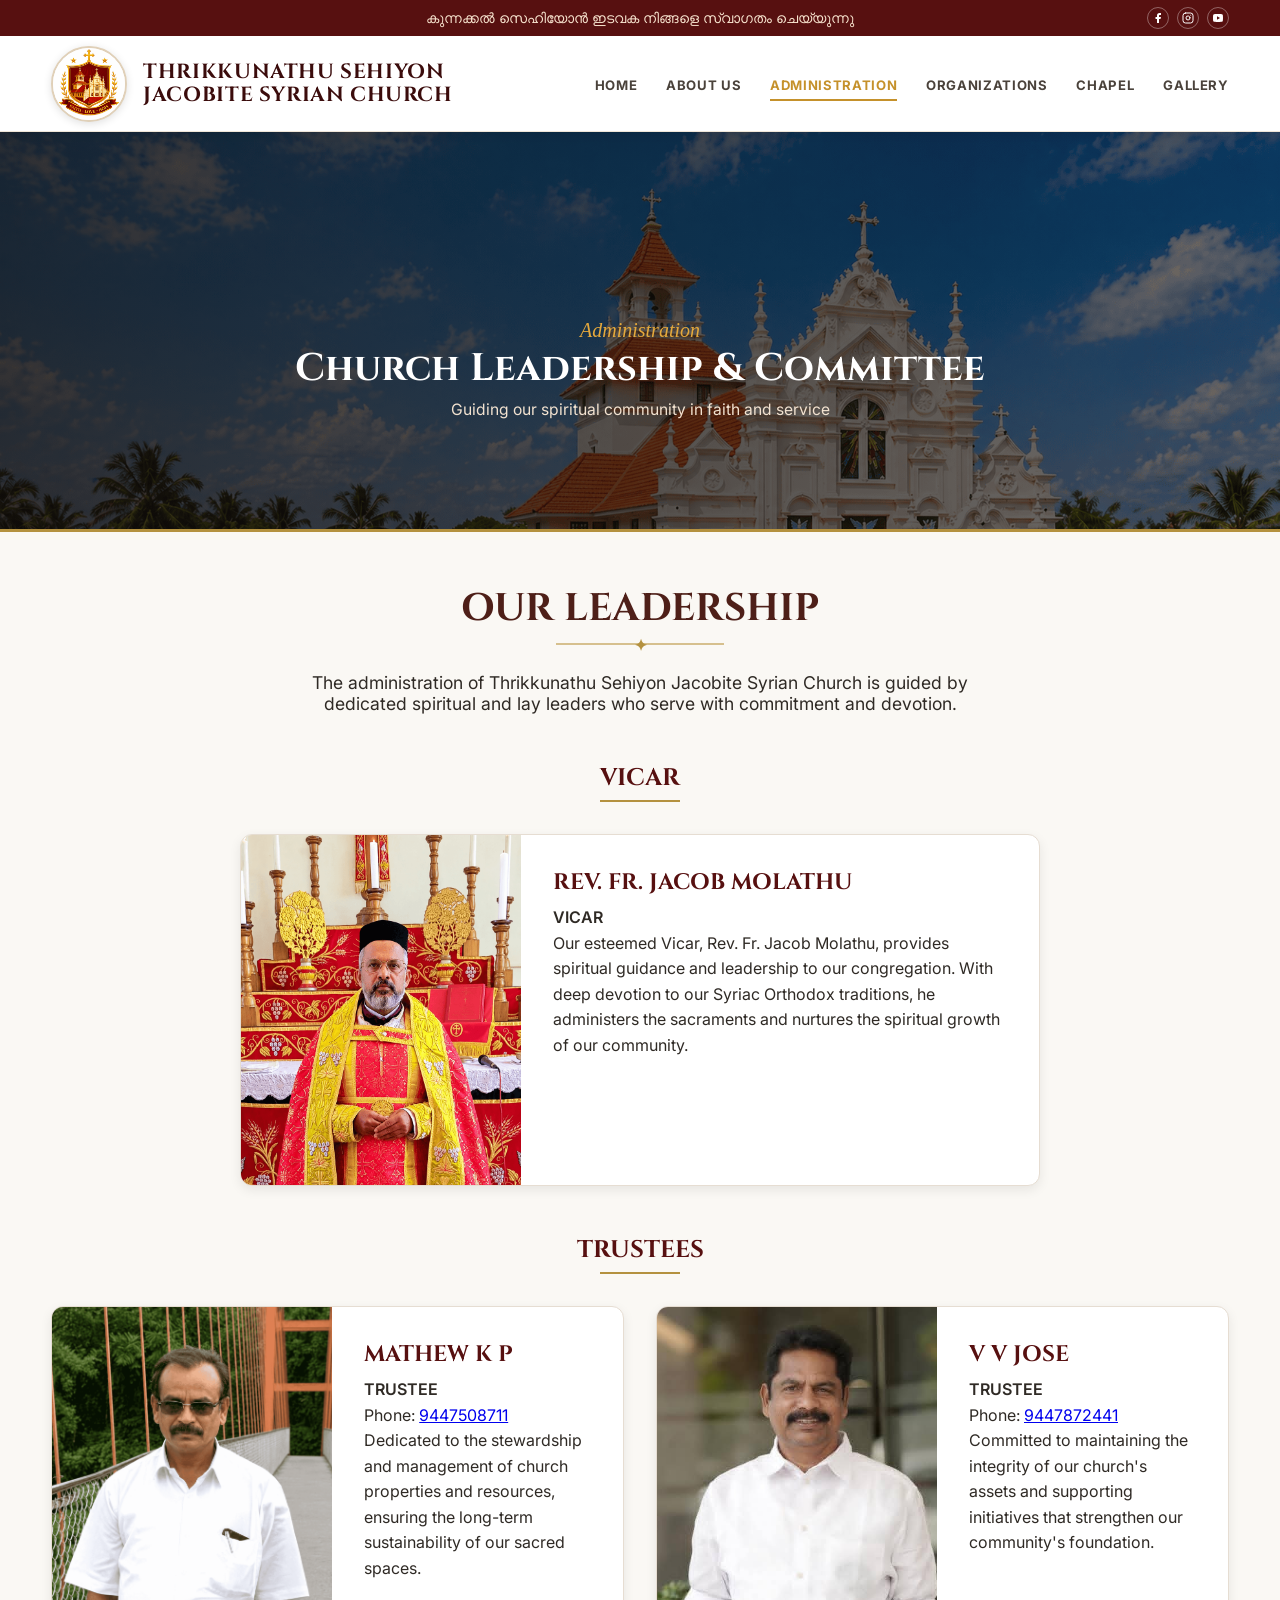
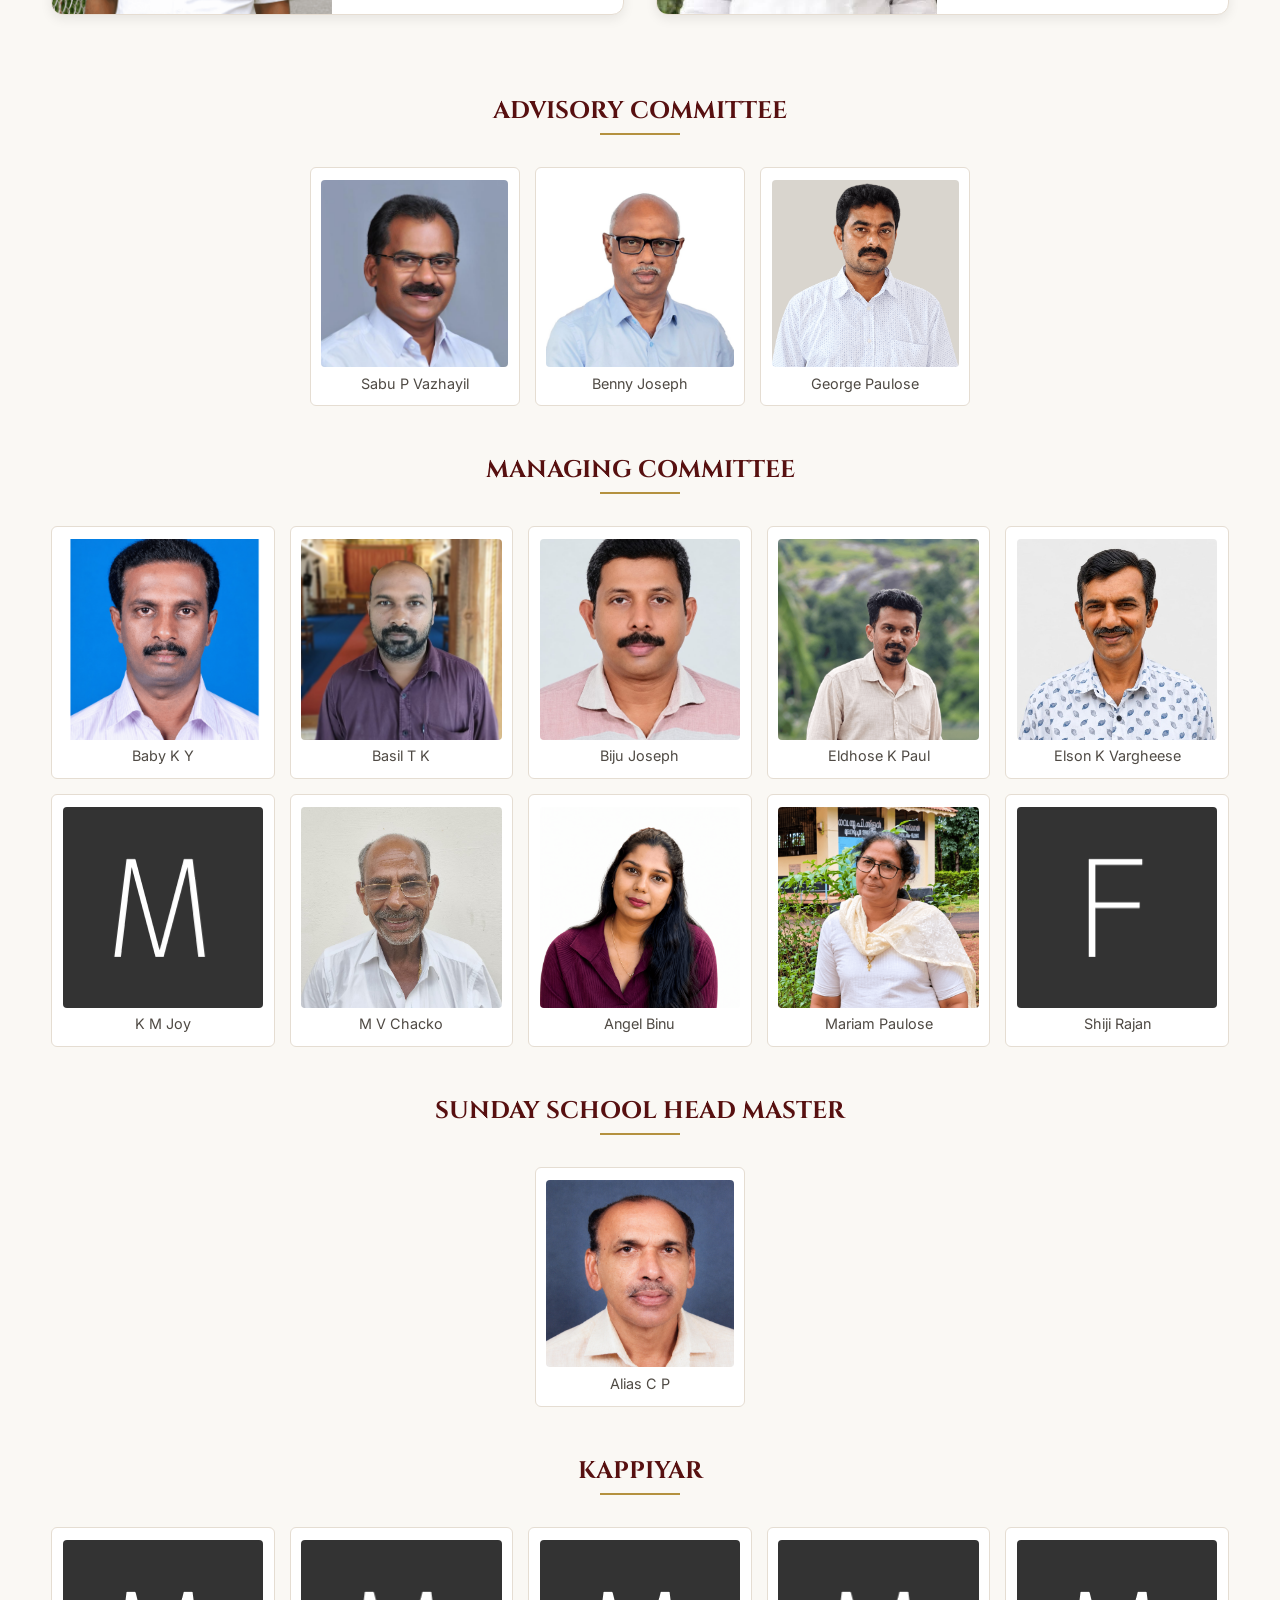
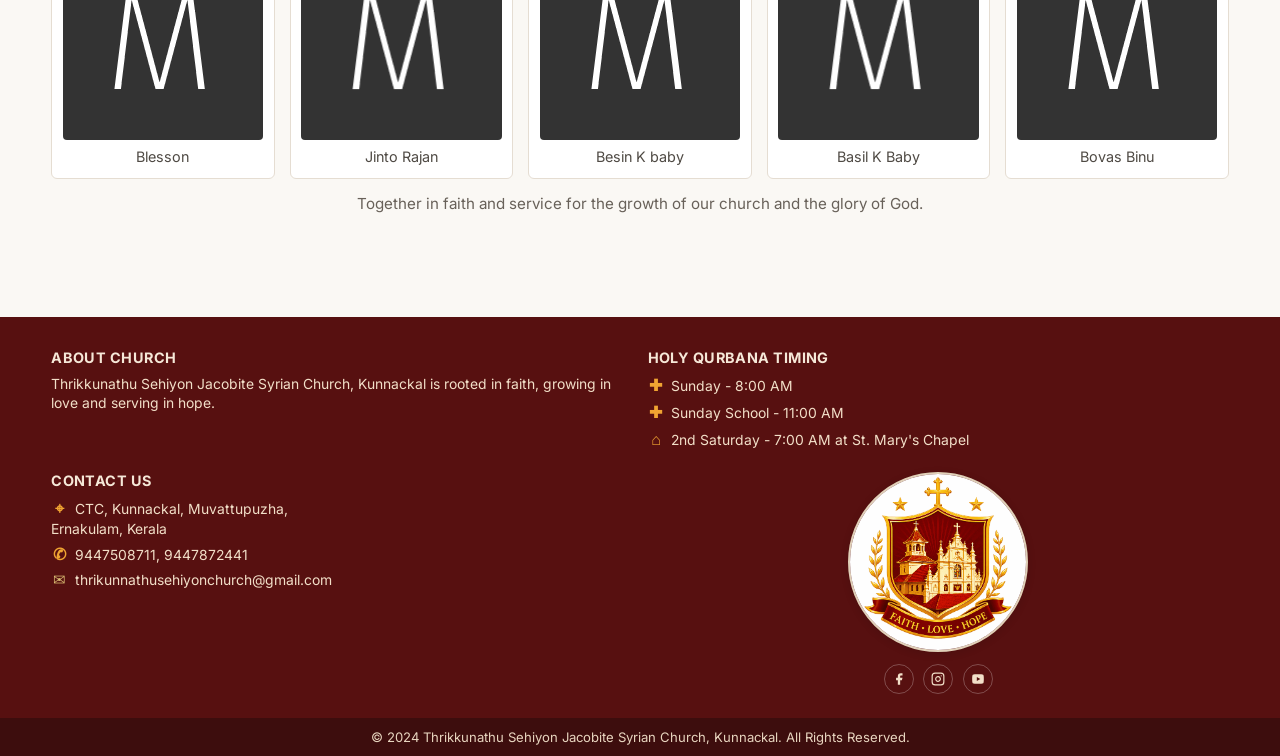
<file: administration.html>
<!doctype html>
<html lang="en">

<head>
  <meta charset="UTF-8" />
  <meta name="viewport" content="width=device-width, initial-scale=1.0" />
  <title>Administration - Thrikkunathu Sehiyon Jacobite Syrian Church</title>
  <link rel="preconnect" href="https://fonts.googleapis.com" />
  <link rel="preconnect" href="https://fonts.gstatic.com" crossorigin />
  <link
    href="https://fonts.googleapis.com/css2?family=Cinzel:wght@500;700&family=Inter:wght@400;500;600;700&display=swap"
    rel="stylesheet" />
  <link rel="stylesheet" href="styles.css" />
</head>

<body>
  <header>
    <div class="top-strip">
      <div class="container top-strip-inner">
        <p>കുന്നക്കൽ സെഹിയോൻ ഇടവക നിങ്ങളെ സ്വാഗതം ചെയ്യുന്നു</p>
        <div class="social-icons">
          <a href="https://www.facebook.com/thrikkunnathusehionchurchkunnackal/" target="_blank"
            rel="noopener noreferrer" aria-label="Facebook">
            <svg width="12" height="12" viewBox="0 0 24 24" fill="currentColor">
              <path d="M18 2h-3a5 5 0 0 0-5 5v3H7v4h3v8h4v-8h3l1-4h-4V7a1 1 0 0 1 1-1h3z" />
            </svg>
          </a>
          <a href="https://www.instagram.com/kunnackal_sehiyon_palli/" target="_blank" rel="noopener noreferrer"
            aria-label="Instagram">
            <svg width="12" height="12" viewBox="0 0 24 24" fill="none" stroke="currentColor" stroke-width="2"
              stroke-linecap="round" stroke-linejoin="round">
              <rect x="2" y="2" width="20" height="20" rx="5" ry="5"></rect>
              <path d="M16 11.37A4 4 0 1 1 12.63 8 4 4 0 0 1 16 11.37z"></path>
              <line x1="17.5" y1="6.5" x2="17.51" y2="6.5"></line>
            </svg>
          </a>
          <a href="https://www.youtube.com/watch?v=vTKUabllbGY" target="_blank" rel="noopener noreferrer" aria-label="YouTube">
            <svg width="12" height="12" viewBox="0 0 24 24" fill="currentColor">
              <path
                d="M21.582 6.186a2.506 2.506 0 0 0-1.764-1.774C18.258 4 12 4 12 4s-6.258 0-7.818.412a2.506 2.506 0 0 0-1.764 1.774C2 7.752 2 12 2 12s0 4.248.418 5.814a2.506 2.506 0 0 0 1.764 1.774C5.742 20 12 20 12 20s6.258 0 7.818-.412a2.506 2.506 0 0 0 1.764-1.774C22 16.248 22 12 22 12s0-4.248-.418-5.814zM10 15.464V8.536L16 12l-6 3.464z" />
            </svg>
          </a>
        </div>
      </div>
    </div>

    <div class="nav-wrap">
      <div class="container nav-inner">
        <a class="brand" href="index.html">
          <img class="logo-img" src="assets/images/logos/logo.png" alt="Church logo" />
          <div>
            <h1>THRIKKUNATHU SEHIYON<br /> JACOBITE SYRIAN CHURCH</h1>
          </div>
        </a>
        <input class="menu-toggle" type="checkbox" id="menu-toggle" />
        <label class="menu-btn" for="menu-toggle" aria-label="Toggle menu">
          <span></span>
          <span></span>
          <span></span>
        </label>
        <nav class="site-nav">
          <ul>
            <li><a href="index.html">Home</a></li>
            <li><a href="about.html">About Us</a></li>
            <li><a class="active" href="administration.html">Administration</a></li>
            <li><a href="organizations.html">Organizations</a></li>
            <li><a href="chapel.html">Chapel</a></li>
            <li><a href="gallery.html">Gallery</a></li>
          </ul>
        </nav>
      </div>
    </div>
  </header>

  <main>
    <section class="page-header">
      <div class="container page-header-content">
        <p class="welcome">Administration</p>
        <h2>Church Leadership & Committee</h2>
        <p class="sub">Guiding our spiritual community in faith and service</p>
      </div>
    </section>

    <section class="administration section-space">
      <div class="container">
        <h3 class="center-title title-decor">Our Leadership</h3>
        <p class="admin-intro">
          The administration of Thrikkunathu Sehiyon Jacobite Syrian Church is guided by dedicated spiritual and lay
          leaders who serve with commitment and devotion.
        </p>

        <!-- Vicar Section -->
        <div class="admin-section">
          <h4 class="section-title">Vicar</h4>
          <div class="leader-card">
            <div class="leader-image">
              <img src="assets/images/people/vicar.png" alt="Rev. Fr. Jacob Molathu" />
            </div>
            <div class="leader-content">
              <h5>Rev. Fr. Jacob Molathu</h5>
              <p class="leader-role">Vicar</p>
              <p>Our esteemed Vicar, Rev. Fr. Jacob Molathu, provides spiritual guidance and leadership to our
                congregation.
                With deep devotion to our Syriac Orthodox traditions, he administers the sacraments and nurtures the
                spiritual growth of our community.</p>
            </div>
          </div>
        </div>

        <!-- Trustees Section -->
        <div class="admin-section">
          <h4 class="section-title">Trustees</h4>
          <div class="trustees-grid">
            <div class="leader-card">
              <div class="leader-image">
                <img src="assets/images/people/trustee-1.png" alt="Mathew K P" />
              </div>
              <div class="leader-content">
                <h5>Mathew K P</h5>
                <p class="leader-role">Trustee</p>
                <p>Phone: <a href="tel:9447508711">9447508711</a></p>
                <p>Dedicated to the stewardship and management of church properties and resources, ensuring the
                  long-term sustainability of our sacred spaces.</p>
              </div>
            </div>

            <div class="leader-card">
              <div class="leader-image">
                <img src="assets/images/people/trustee-2.jpeg" alt="V V Jose" />
              </div>
              <div class="leader-content">
                <h5>V V Jose</h5>
                <p class="leader-role">Trustee</p>
                <p>Phone: <a href="tel:9447872441">9447872441</a></p>
                <p>Committed to maintaining the integrity of our church's assets and supporting initiatives that
                  strengthen our community's foundation.</p>
              </div>
            </div>
          </div>
        </div>

        <!-- Advisory Committee Section -->
        <div class="admin-section">
          <h4 class="section-title">Advisory Committee</h4>
          <div class="people-grid center">
            <article class="person-card">
              <div class="thumb thumb-advisory-committee-1"></div>
              <p>Sabu P Vazhayil</p>
            </article>
            <article class="person-card">
              <div class="thumb thumb-advisory-committee-2"></div>
              <p>Benny Joseph</p>
            </article>
            <article class="person-card">
              <div class="thumb thumb-advisory-committee-3"></div>
              <p>George Paulose</p>
            </article>
          </div>
        </div>

        <!-- Managing Committee Section -->
        <div class="admin-section">
          <h4 class="section-title">Managing Committee</h4>
          <div class="people-grid">
            <article class="person-card">
              <div class="thumb thumb-committee-2"></div>
              <p>Baby K Y</p>
            </article>

            <article class="person-card">
              <div class="thumb thumb-committee-3"></div>
              <p>Basil T K</p>
            </article>

            <article class="person-card">
              <div class="thumb thumb-committee-4"></div>
              <p>Biju Joseph</p>
            </article>

            <article class="person-card">
              <div class="thumb thumb-committee-5"></div>
              <p>Eldhose K Paul</p>
            </article>

            <article class="person-card">
              <div class="thumb thumb-committee-6"></div>
              <p>Elson K Vargheese</p>
            </article>

            <article class="person-card">
              <div class="thumb thumb-committee-7"></div>
              <p>K M Joy</p>
            </article>

            <article class="person-card">
              <div class="thumb thumb-committee-10"></div>
              <p>M V Chacko</p>
            </article>

            <article class="person-card">
              <div class="thumb thumb-committee-1"></div>
              <p>Angel Binu</p>
            </article>

            <article class="person-card">
              <div class="thumb thumb-committee-8"></div>
              <p>Mariam Paulose</p>
            </article>

            <article class="person-card">
              <div class="thumb thumb-committee-9"></div>
              <p>Shiji Rajan</p>
            </article>
          </div>
        </div>

        <!-- Sunday School Head Master Section -->
        <div class="admin-section">
          <h4 class="section-title">Sunday School Head Master</h4>
          <div class="people-grid center">
            <article class="person-card">
              <div class="thumb thumb-headmaster"></div>
              <p>Alias C P</p>
            </article>
          </div>
        </div>

        <!-- Kappiyar Section -->
        <div class="admin-section">
          <h4 class="section-title">Kappiyar</h4>
          <div class="people-grid">
            <article class="person-card">
              <div class="thumb thumb-kappiyar-1"></div>
              <p>Blesson</p>
            </article>
            <article class="person-card">
              <div class="thumb thumb-kappiyar-2"></div>
              <p>Jinto Rajan</p>
            </article>
            <article class="person-card">
              <div class="thumb thumb-kappiyar-3 "></div>
              <p>Besin K baby</p>
            </article>
            <article class="person-card">
              <div class="thumb thumb-kappiyar-4"></div>
              <p>Basil K Baby</p>
            </article>
            <article class="person-card">
              <div class="thumb thumb-kappiyar-5"></div>
              <p>Bovas Binu</p>
            </article>
          </div>
          <p class="people-note">
            Together in faith and service for the growth of our church and the glory of God.
          </p>
        </div>
      </div>
    </section>
  </main>

  <footer>
    <div class="footer-main">
      <div class="container footer-grid">
        <div class="footer-about">
          <h6>About Church</h6>
          <p>
            Thrikkunathu Sehiyon Jacobite Syrian Church, Kunnackal is rooted
            in faith, growing in love and serving in hope.
          </p>
        </div>
        <div class="footer-mass">
          <h6>Holy Qurbana Timing</h6>
          <p><span class="ficon ficon-contact">✚</span>Sunday - 8:00 AM</p>
          <p><span class="ficon ficon-contact">✚</span>Sunday School - 11:00 AM</p>
          <p><span class="ficon ficon-contact">⌂</span>2nd Saturday - 7:00 AM at St. Mary's Chapel</p>
        </div>
        <div class="footer-contact">
          <h6>Contact Us</h6>
          <p>
            <span class="ficon ficon-contact">⌖</span>CTC, Kunnackal, Muvattupuzha,<br />
            Ernakulam, Kerala
          </p>
          <p><span class="ficon ficon-contact">✆</span><a href="tel:9447508711">9447508711</a>, <a href="tel:9447872441">9447872441</a></p>
          <p><span class="ficon">✉</span><a href="mailto:thrikunnathusehiyonchurch@gmail.com">thrikunnathusehiyonchurch@gmail.com</a></p>
        </div>

        <div class="footer-brand">
          <div class="footer-logos">
            <img class="logo-img lg" src="assets/images/logos/logo.png" alt="Church logo" />
          </div>
          <!-- <p>THRIKKUNATHU SEHIYON JACOBITE SYRIAN CHURCH KUNNACKAL</p> -->
          <div class="footer-social-links">
            <a href="https://www.facebook.com/thrikkunnathusehionchurchkunnackal/" target="_blank"
              rel="noopener noreferrer" aria-label="Facebook">
              <svg width="14" height="14" viewBox="0 0 24 24" fill="currentColor">
                <path d="M18 2h-3a5 5 0 0 0-5 5v3H7v4h3v8h4v-8h3l1-4h-4V7a1 1 0 0 1 1-1h3z" />
              </svg>
            </a>
            <a href="https://www.instagram.com/kunnackal_sehiyon_palli/" target="_blank" rel="noopener noreferrer"
              aria-label="Instagram">
              <svg width="14" height="14" viewBox="0 0 24 24" fill="none" stroke="currentColor" stroke-width="2"
                stroke-linecap="round" stroke-linejoin="round">
                <rect x="2" y="2" width="20" height="20" rx="5" ry="5"></rect>
                <path d="M16 11.37A4 4 0 1 1 12.63 8 4 4 0 0 1 16 11.37z"></path>
                <line x1="17.5" y1="6.5" x2="17.51" y2="6.5"></line>
              </svg>
            </a>
            <a href="https://www.youtube.com/watch?v=vTKUabllbGY" target="_blank" rel="noopener noreferrer" aria-label="YouTube">
              <svg width="14" height="14" viewBox="0 0 24 24" fill="currentColor">
                <path
                  d="M21.582 6.186a2.506 2.506 0 0 0-1.764-1.774C18.258 4 12 4 12 4s-6.258 0-7.818.412a2.506 2.506 0 0 0-1.764 1.774C2 7.752 2 12 2 12s0 4.248.418 5.814a2.506 2.506 0 0 0 1.764 1.774C5.742 20 12 20 12 20s6.258 0 7.818-.412a2.506 2.506 0 0 0 1.764-1.774C22 16.248 22 12 22 12s0-4.248-.418-5.814zM10 15.464V8.536L16 12l-6 3.464z" />
              </svg>
            </a>
          </div>
        </div>
      </div>
    </div>
    <div class="copyright">
      © 2024 Thrikkunathu Sehiyon Jacobite Syrian Church, Kunnackal. All
      Rights Reserved.
    </div>
  </footer>
</body>

</html>
</file>
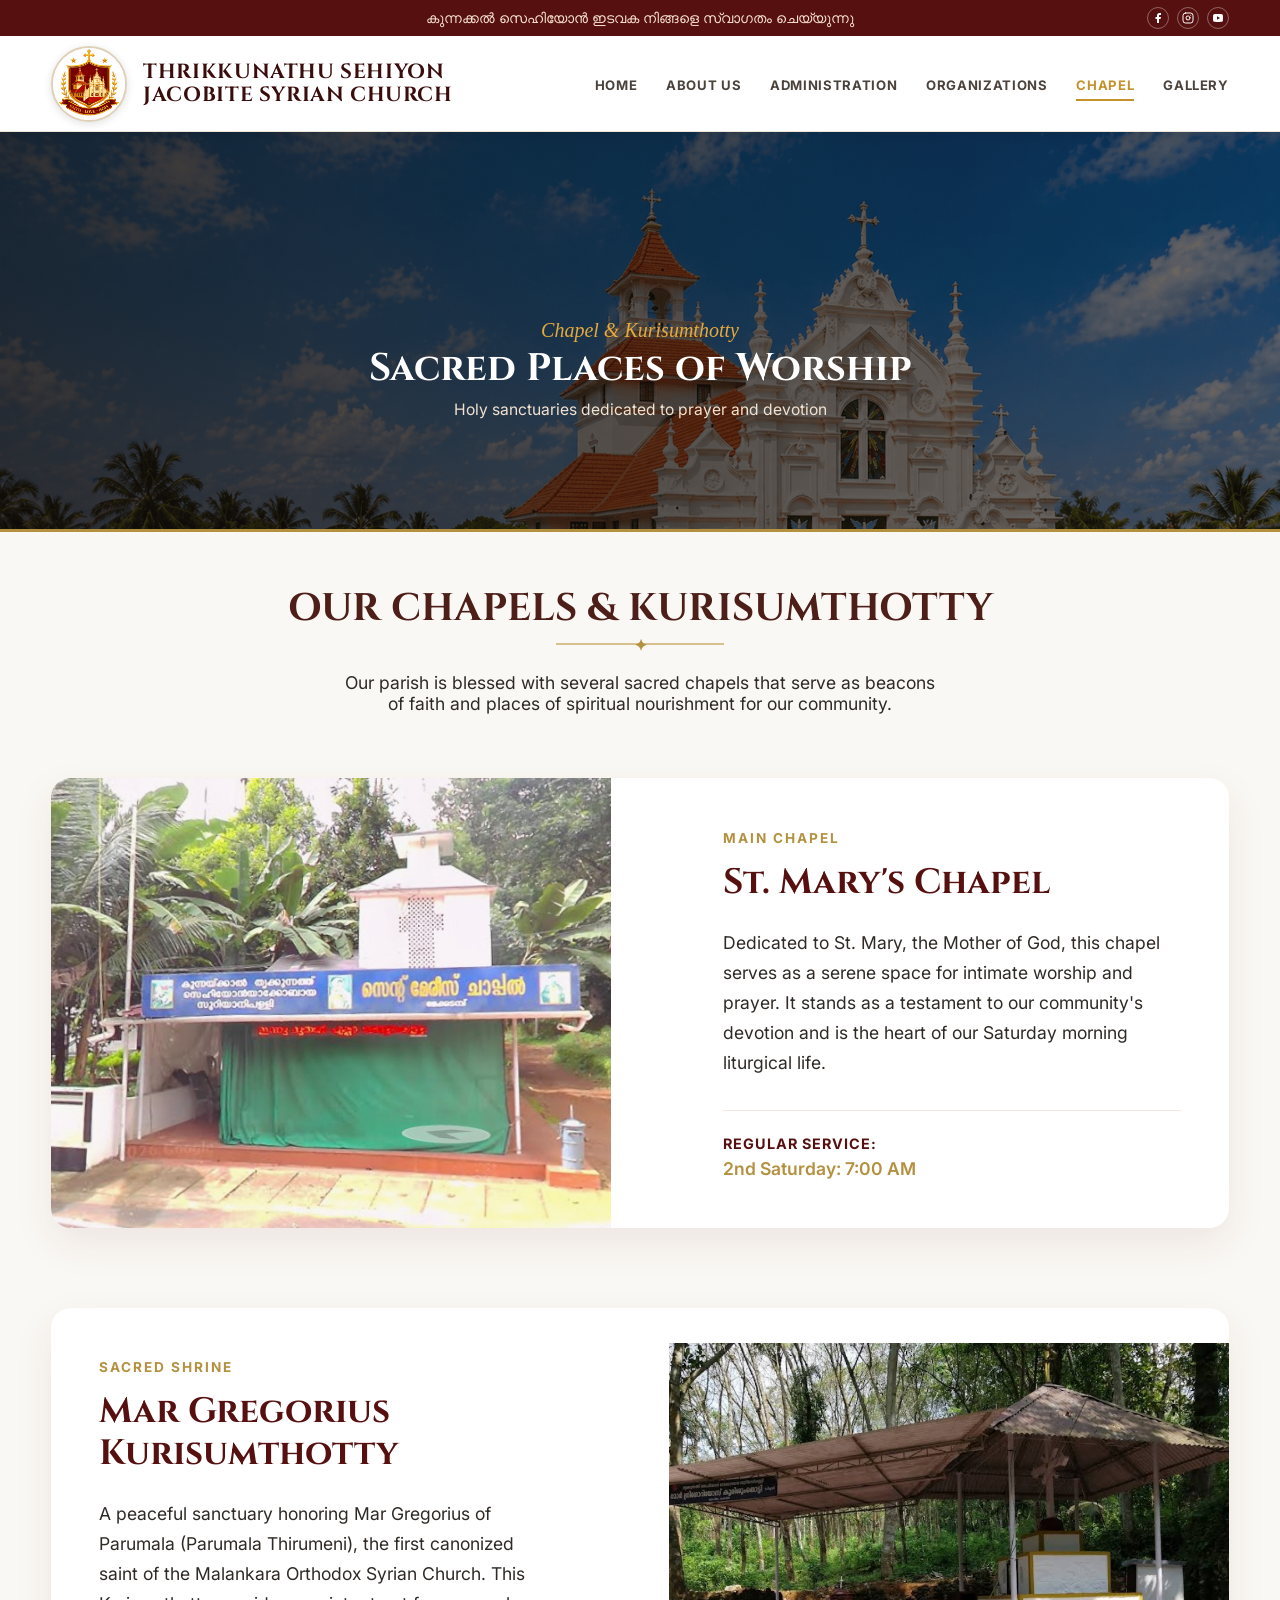
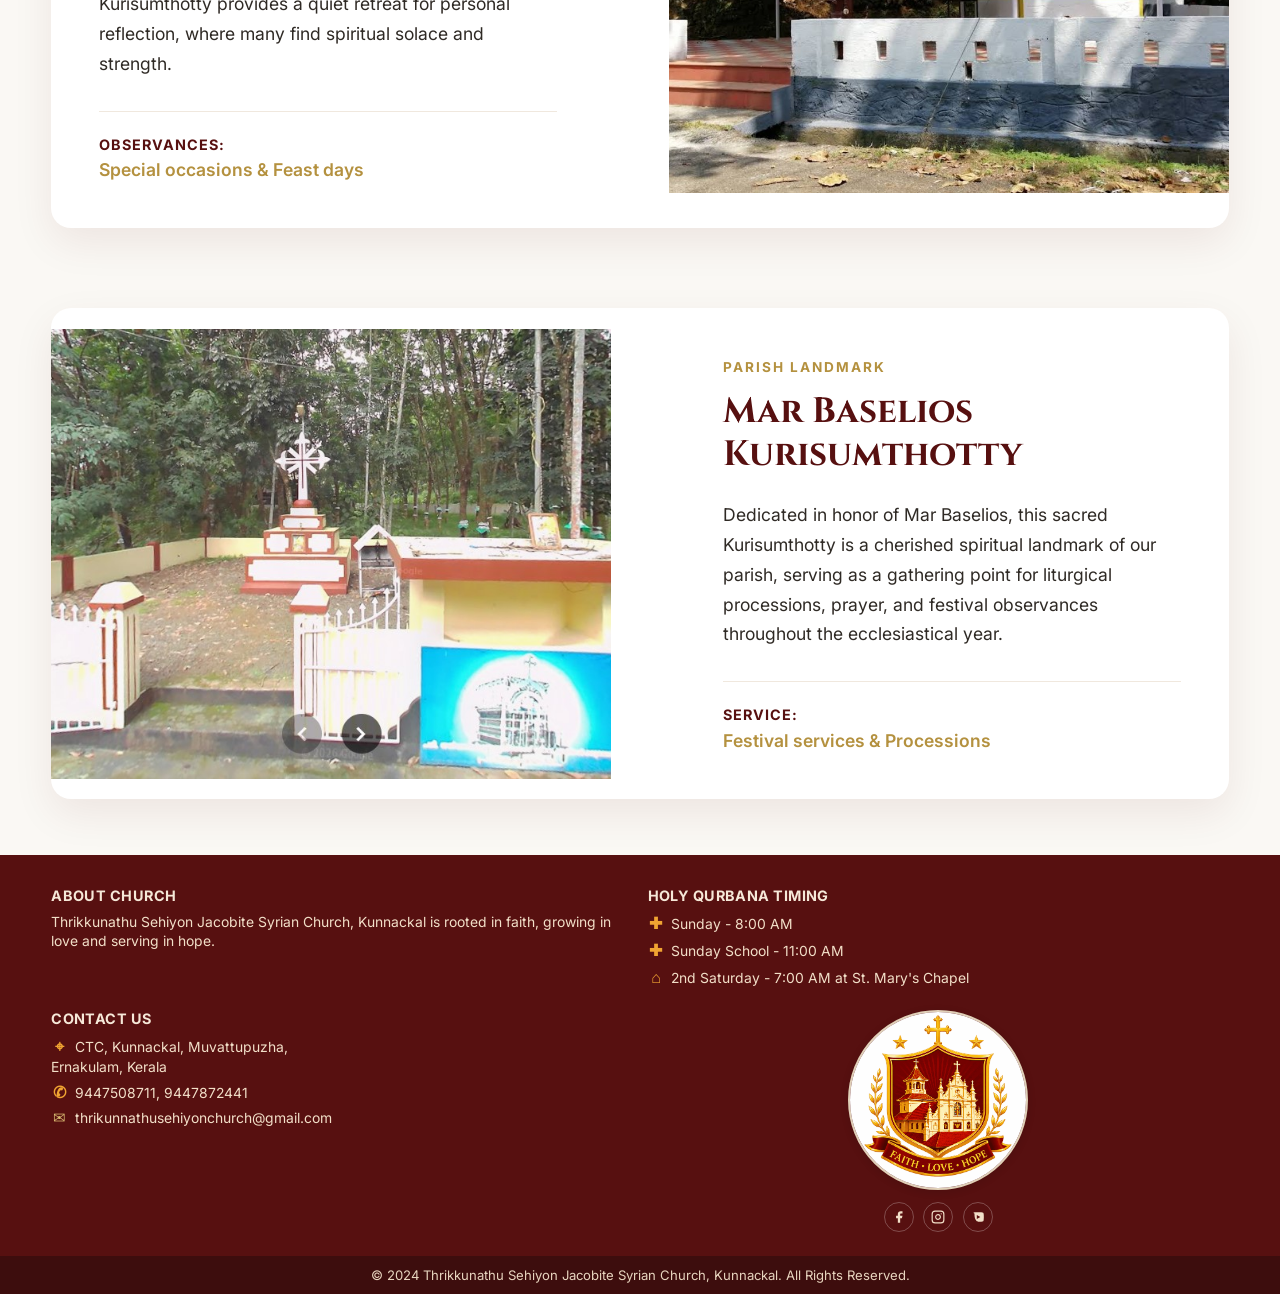
<file: chapel.html>
<!doctype html>
<html lang="en">

<head>
  <meta charset="UTF-8" />
  <meta name="viewport" content="width=device-width, initial-scale=1.0" />
  <title>Our Chapels - Thrikkunathu Sehiyon Jacobite Syrian Church</title>
  <link rel="preconnect" href="https://fonts.googleapis.com" />
  <link rel="preconnect" href="https://fonts.gstatic.com" crossorigin />
  <link
    href="https://fonts.googleapis.com/css2?family=Cinzel:wght@500;700&family=Inter:wght@400;500;600;700&display=swap"
    rel="stylesheet" />
  <link rel="stylesheet" href="styles.css" />
</head>

<body>
  <header>
    <div class="top-strip">
      <div class="container top-strip-inner">
        <p>കുന്നക്കൽ സെഹിയോൻ ഇടവക നിങ്ങളെ സ്വാഗതം ചെയ്യുന്നു</p>
        <div class="social-icons">
          <a href="https://www.facebook.com/thrikkunnathusehionchurchkunnackal/" target="_blank"
            rel="noopener noreferrer" aria-label="Facebook">
            <svg width="12" height="12" viewBox="0 0 24 24" fill="currentColor">
              <path d="M18 2h-3a5 5 0 0 0-5 5v3H7v4h3v8h4v-8h3l1-4h-4V7a1 1 0 0 1 1-1h3z" />
            </svg>
          </a>
          <a href="https://www.instagram.com/kunnackal_sehiyon_palli/" target="_blank" rel="noopener noreferrer"
            aria-label="Instagram">
            <svg width="12" height="12" viewBox="0 0 24 24" fill="none" stroke="currentColor" stroke-width="2"
              stroke-linecap="round" stroke-linejoin="round">
              <rect x="2" y="2" width="20" height="20" rx="5" ry="5"></rect>
              <path d="M16 11.37A4 4 0 1 1 12.63 8 4 4 0 0 1 16 11.37z"></path>
              <line x1="17.5" y1="6.5" x2="17.51" y2="6.5"></line>
            </svg>
          </a>
          <a href="https://www.youtube.com/watch?v=vTKUabllbGY" target="_blank" rel="noopener noreferrer"
            aria-label="YouTube">
            <svg width="12" height="12" viewBox="0 0 24 24" fill="currentColor">
              <path
                d="M21.582 6.186a2.506 2.506 0 0 0-1.764-1.774C18.258 4 12 4 12 4s-6.258 0-7.818.412a2.506 2.506 0 0 0-1.764 1.774C2 7.752 2 12 2 12s0 4.248.418 5.814a2.506 2.506 0 0 0 1.764 1.774C5.742 20 12 20 12 20s6.258 0 7.818-.412a2.506 2.506 0 0 0 1.764-1.774C22 16.248 22 12 22 12s0-4.248-.418-5.814zM10 15.464V8.536L16 12l-6 3.464z" />
            </svg>
          </a>
        </div>
      </div>
    </div>

    <div class="nav-wrap">
      <div class="container nav-inner">
        <a class="brand" href="index.html">
          <img class="logo-img" src="assets/images/logos/logo.png" alt="Church logo" />
          <div>
            <h1>THRIKKUNATHU SEHIYON<br /> JACOBITE SYRIAN CHURCH</h1>
          </div>
        </a>
        <input class="menu-toggle" type="checkbox" id="menu-toggle" />
        <label class="menu-btn" for="menu-toggle" aria-label="Toggle menu">
          <span></span>
          <span></span>
          <span></span>
        </label>
        <nav class="site-nav">
          <ul>
            <li><a href="index.html">Home</a></li>
            <li><a href="about.html">About Us</a></li>
            <li><a href="administration.html">Administration</a></li>
            <li><a href="organizations.html">Organizations</a></li>
            <li><a class="active" href="chapel.html">Chapel</a></li>
            <li><a href="gallery.html">Gallery</a></li>
          </ul>
        </nav>
      </div>
    </div>
  </header>

  <main>
    <section class="page-header">
      <div class="container page-header-content">
        <p class="welcome">Chapel & Kurisumthotty</p>
        <h2>Sacred Places of Worship</h2>
        <p class="sub">Holy sanctuaries dedicated to prayer and devotion</p>
      </div>
    </section>

    <section class="chapels section-space">
      <div class="container">
        <h3 class="center-title title-decor">Our Chapels & Kurisumthotty</h3>
        <p class="chapels-intro">
          Our parish is blessed with several sacred chapels that serve as beacons of faith and places of spiritual
          nourishment for our community.
        </p>

        <div class="chapel-featured-section">
          <!-- St. Mary's Chapel -->
          <div class="chapel-featured-card">
            <div class="chapel-featured-image">
              <img src="assets/images/chapels/chapel-stmary.jpg" alt="St. Mary's Chapel" />
            </div>
            <div class="chapel-featured-content">
              <div class="chapel-tag">Main Chapel</div>
              <h4>St. Mary's Chapel</h4>
              <p>Dedicated to St. Mary, the Mother of God, this chapel serves as a serene space for intimate worship and
                prayer. It stands as a testament to our community's devotion and is the heart of our Saturday morning
                liturgical life.</p>
              <div class="chapel-featured-details">
                <div class="detail-item">
                  <strong>Regular Service:</strong>
                  <span>2nd Saturday: 7:00 AM</span>
                </div>
              </div>
            </div>
          </div>

          <!-- Mar Gregorius Kurisumthotty -->
          <div class="chapel-featured-card reverse">
            <div class="chapel-featured-image">
              <img src="assets/images/chapels/chapel-stgeorge.jpg" alt="Mar Gregorius Kurisumthotty" />
            </div>
            <div class="chapel-featured-content">
              <div class="chapel-tag">Sacred Shrine</div>
              <h4>Mar Gregorius Kurisumthotty</h4>
              <p>A peaceful sanctuary honoring Mar Gregorius of Parumala (Parumala Thirumeni), the first canonized saint
                of the Malankara Orthodox Syrian Church. This Kurisumthotty provides a quiet retreat for personal
                reflection, where many find spiritual solace and strength.</p>
              <div class="chapel-featured-details">
                <div class="detail-item">
                  <strong>Observances:</strong>
                  <span>Special occasions & Feast days</span>
                </div>
              </div>
            </div>
          </div>

          <!-- Mar Baselios Kurisumthotty -->
          <div class="chapel-featured-card">
            <div class="chapel-featured-image">
              <img src="assets/images/chapels/chapel-stthomas.jpg" alt="Mar Baselios Kurisumthotty" />
            </div>
            <div class="chapel-featured-content">
              <div class="chapel-tag">Parish Landmark</div>
              <h4>Mar Baselios Kurisumthotty</h4>
              <p>Dedicated in honor of Mar Baselios, this sacred Kurisumthotty is a cherished spiritual landmark of our
                parish, serving as a gathering point for liturgical processions, prayer, and festival observances
                throughout the ecclesiastical year.</p>
              <div class="chapel-featured-details">
                <div class="detail-item">
                  <strong>Service:</strong>
                  <span>Festival services & Processions</span>
                </div>
              </div>
            </div>
          </div>
        </div>
      </div>
    </section>
  </main>

  <footer>
    <div class="footer-main">
      <div class="container footer-grid">
        <div class="footer-about">
          <h6>About Church</h6>
          <p>
            Thrikkunathu Sehiyon Jacobite Syrian Church, Kunnackal is rooted
            in faith, growing in love and serving in hope.
          </p>
        </div>
        <div class="footer-mass">
          <h6>Holy Qurbana Timing</h6>
          <p><span class="ficon ficon-contact">✚</span>Sunday - 8:00 AM</p>
          <p><span class="ficon ficon-contact">✚</span>Sunday School - 11:00 AM</p>
          <p><span class="ficon ficon-contact">⌂</span>2nd Saturday - 7:00 AM at St. Mary's Chapel</p>
        </div>
        <div class="footer-contact">
          <h6>Contact Us</h6>
          <p>
            <span class="ficon ficon-contact">⌖</span>CTC, Kunnackal, Muvattupuzha,<br />
            Ernakulam, Kerala
          </p>
          <p><span class="ficon ficon-contact">✆</span><a href="tel:9447508711">9447508711</a>, <a href="tel:9447872441">9447872441</a></p>
          <p><span class="ficon">✉</span><a
              href="mailto:thrikunnathusehiyonchurch@gmail.com">thrikunnathusehiyonchurch@gmail.com</a></p>
        </div>

        <div class="footer-brand">
          <div class="footer-logos">
            <img class="logo-img lg" src="assets/images/logos/logo.png" alt="Church logo" />
          </div>
          <!-- <p>THRIKKUNATHU SEHIYON JACOBITE SYRIAN CHURCH KUNNACKAL</p> -->
          <div class="footer-social-links">
            <a href="https://www.facebook.com/thrikkunnathusehionchurchkunnackal/" target="_blank"
              rel="noopener noreferrer" aria-label="Facebook">
              <svg width="14" height="14" viewBox="0 0 24 24" fill="currentColor">
                <path d="M18 2h-3a5 5 0 0 0-5 5v3H7v4h3v8h4v-8h3l1-4h-4V7a1 1 0 0 1 1-1h3z" />
              </svg>
            </a>
            <a href="https://www.instagram.com/kunnackal_sehiyon_palli/" target="_blank" rel="noopener noreferrer"
              aria-label="Instagram">
              <svg width="14" height="14" viewBox="0 0 24 24" fill="none" stroke="currentColor" stroke-width="2"
                stroke-linecap="round" stroke-linejoin="round">
                <rect x="2" y="2" width="20" height="20" rx="5" ry="5"></rect>
                <path d="M16 11.37A4 4 0 1 1 12.63 8 4 4 0 0 1 16 11.37z"></path>
                <line x1="17.5" y1="6.5" x2="17.51" y2="6.5"></line>
              </svg>
            </a>
            <a href="https://www.youtube.com/watch?v=vTKUabllbGY" target="_blank" rel="noopener noreferrer"
              aria-label="YouTube">
              <svg width="14" height="14" viewBox="0 0 24 24" fill="currentColor">
                <path
                  d="M21.582 6.186a2.506 2.506 0 0 0-1.764-1.774C18.258 4 12 4 12 4s-6.258 0-7.818.412a2.506 2.506 0 0 0 1.764 1.774C5.742 20 12 20 12 20s6.258 0 7.818-.412a2.506 2.506 0 0 0 1.764-1.774C22 16.248 22 12 22 12s0-4.248-.418-5.814zM10 15.464V8.536L16 12l-6 3.464z" />
              </svg>
            </a>
          </div>
        </div>
      </div>
    </div>
    <div class="copyright">
      © 2024 Thrikkunathu Sehiyon Jacobite Syrian Church, Kunnackal. All
      Rights Reserved.
    </div>
  </footer>
</body>

</html>
</file>
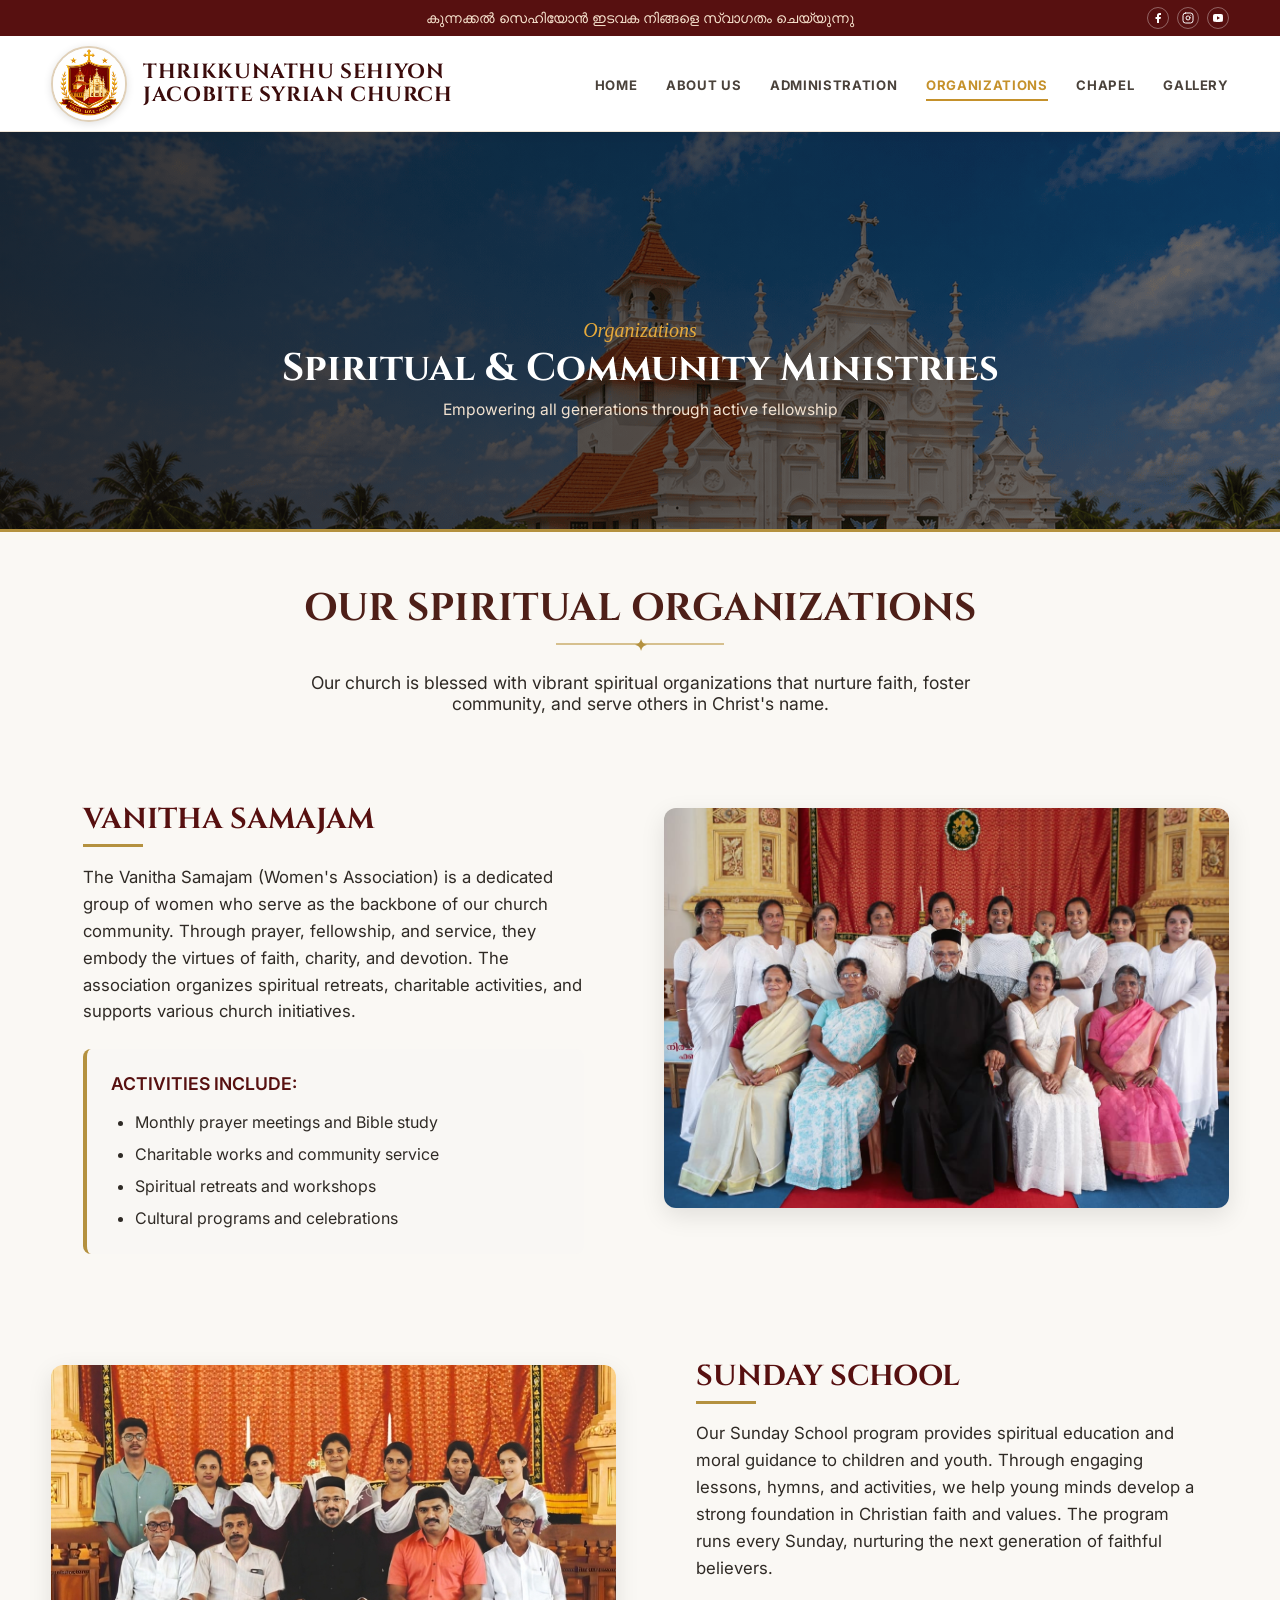
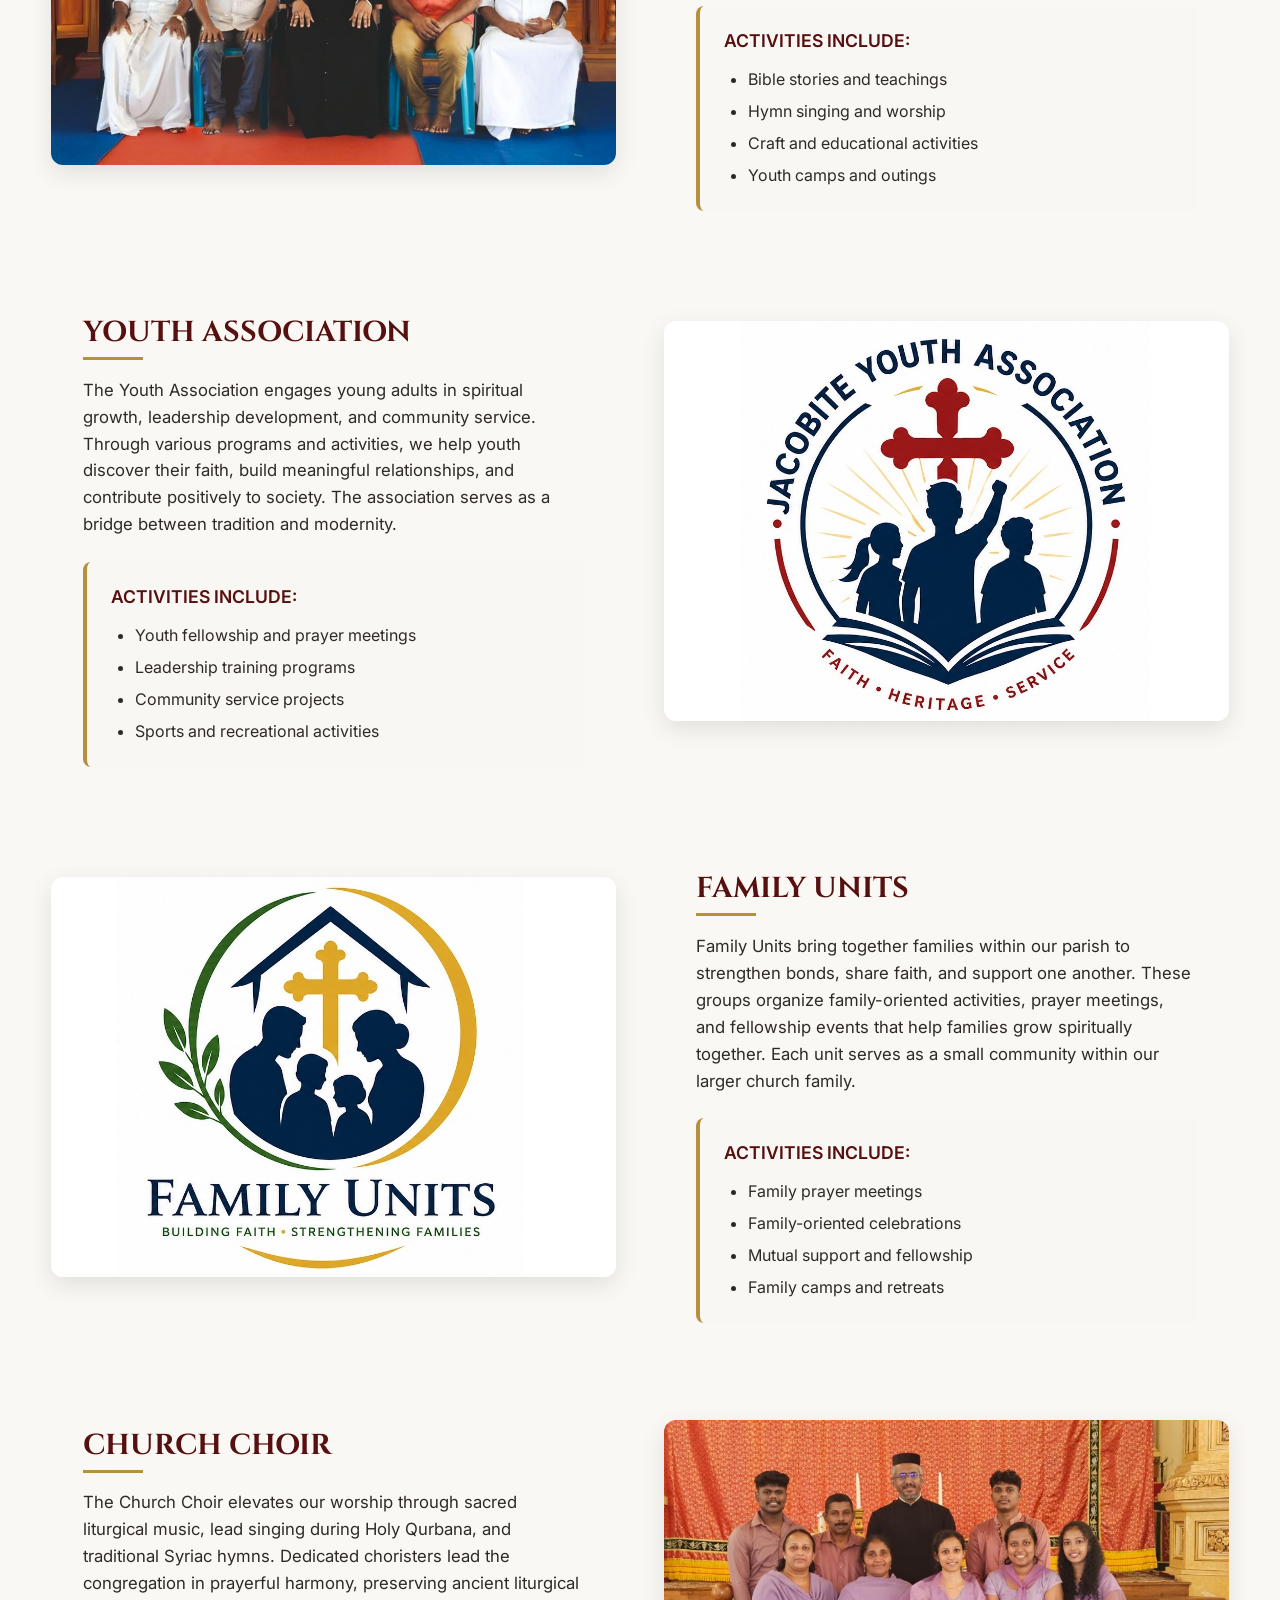
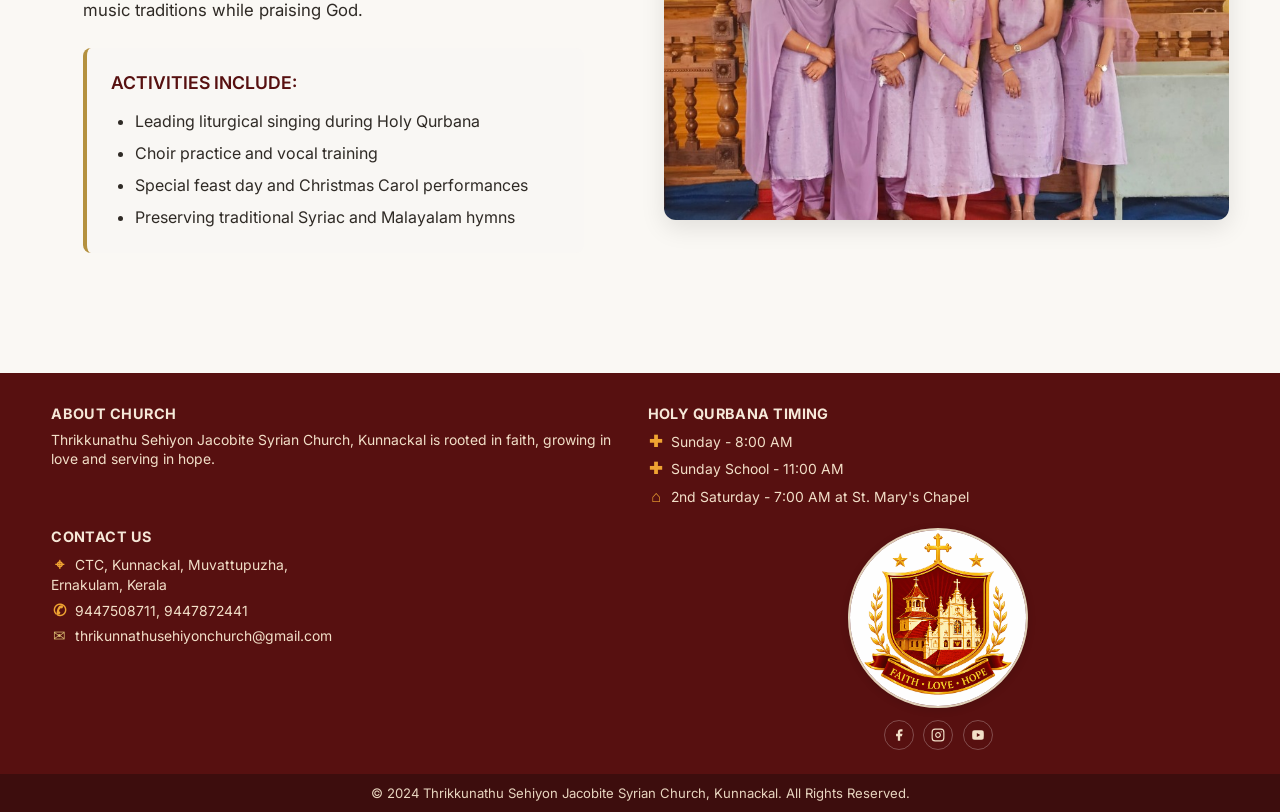
<file: organizations.html>
<!doctype html>
<html lang="en">

<head>
  <meta charset="UTF-8" />
  <meta name="viewport" content="width=device-width, initial-scale=1.0" />
  <title>Spiritual Organizations - Thrikkunathu Sehiyon Jacobite Syrian Church</title>
  <link rel="preconnect" href="https://fonts.googleapis.com" />
  <link rel="preconnect" href="https://fonts.gstatic.com" crossorigin />
  <link
    href="https://fonts.googleapis.com/css2?family=Cinzel:wght@500;700&family=Inter:wght@400;500;600;700&display=swap"
    rel="stylesheet" />
  <link rel="stylesheet" href="styles.css" />
</head>

<body>
  <header>
    <div class="top-strip">
      <div class="container top-strip-inner">
        <p>കുന്നക്കൽ സെഹിയോൻ ഇടവക നിങ്ങളെ സ്വാഗതം ചെയ്യുന്നു</p>
        <div class="social-icons">
          <a href="https://www.facebook.com/thrikkunnathusehionchurchkunnackal/" target="_blank"
            rel="noopener noreferrer" aria-label="Facebook">
            <svg width="12" height="12" viewBox="0 0 24 24" fill="currentColor">
              <path d="M18 2h-3a5 5 0 0 0-5 5v3H7v4h3v8h4v-8h3l1-4h-4V7a1 1 0 0 1 1-1h3z" />
            </svg>
          </a>
          <a href="https://www.instagram.com/kunnackal_sehiyon_palli/" target="_blank" rel="noopener noreferrer"
            aria-label="Instagram">
            <svg width="12" height="12" viewBox="0 0 24 24" fill="none" stroke="currentColor" stroke-width="2"
              stroke-linecap="round" stroke-linejoin="round">
              <rect x="2" y="2" width="20" height="20" rx="5" ry="5"></rect>
              <path d="M16 11.37A4 4 0 1 1 12.63 8 4 4 0 0 1 16 11.37z"></path>
              <line x1="17.5" y1="6.5" x2="17.51" y2="6.5"></line>
            </svg>
          </a>
          <a href="https://www.youtube.com/watch?v=vTKUabllbGY" target="_blank" rel="noopener noreferrer" aria-label="YouTube">
            <svg width="12" height="12" viewBox="0 0 24 24" fill="currentColor">
              <path
                d="M21.582 6.186a2.506 2.506 0 0 0-1.764-1.774C18.258 4 12 4 12 4s-6.258 0-7.818.412a2.506 2.506 0 0 0-1.764 1.774C2 7.752 2 12 2 12s0 4.248.418 5.814a2.506 2.506 0 0 0 1.764 1.774C5.742 20 12 20 12 20s6.258 0 7.818-.412a2.506 2.506 0 0 0 1.764-1.774C22 16.248 22 12 22 12s0-4.248-.418-5.814zM10 15.464V8.536L16 12l-6 3.464z" />
            </svg>
          </a>
        </div>
      </div>
    </div>

    <div class="nav-wrap">
      <div class="container nav-inner">
        <a class="brand" href="index.html">
          <img class="logo-img" src="assets/images/logos/logo.png" alt="Church logo" />
          <div>
            <h1>THRIKKUNATHU SEHIYON<br /> JACOBITE SYRIAN CHURCH</h1>
          </div>
        </a>
        <input class="menu-toggle" type="checkbox" id="menu-toggle" />
        <label class="menu-btn" for="menu-toggle" aria-label="Toggle menu">
          <span></span>
          <span></span>
          <span></span>
        </label>
        <nav class="site-nav">
          <ul>
            <li><a href="index.html">Home</a></li>
            <li><a href="about.html">About Us</a></li>
            <li><a href="administration.html">Administration</a></li>
            <li><a class="active" href="organizations.html">Organizations</a></li>
            <li><a href="chapel.html">Chapel</a></li>
            <li><a href="gallery.html">Gallery</a></li>
          </ul>
        </nav>
      </div>
    </div>
  </header>

  <main>
    <section class="page-header">
      <div class="container page-header-content">
        <p class="welcome">Organizations</p>
        <h2>Spiritual & Community Ministries</h2>
        <p class="sub">Empowering all generations through active fellowship</p>
      </div>
    </section>

    <section class="organizations section-space">
      <div class="container">
        <h3 class="center-title title-decor">Our Spiritual Organizations</h3>
        <p class="org-intro">
          Our church is blessed with vibrant spiritual organizations that nurture faith, foster community, and serve
          others in Christ's name.
        </p>

        <!-- Vanitha Samajam Section -->
        <div class="org-section">
          <div class="org-content">
            <h4 class="org-title">Vanitha Samajam</h4>
            <p class="org-description">
              The Vanitha Samajam (Women's Association) is a dedicated group of women who serve as the backbone of our
              church community. Through prayer, fellowship, and service, they embody the virtues of faith, charity, and
              devotion. The association organizes spiritual retreats, charitable activities, and supports various church
              initiatives.
            </p>
            <div class="org-activities">
              <h5>Activities Include:</h5>
              <ul>
                <li>Monthly prayer meetings and Bible study</li>
                <li>Charitable works and community service</li>
                <li>Spiritual retreats and workshops</li>
                <li>Cultural programs and celebrations</li>
              </ul>
            </div>
          </div>
          <div class="org-image">
            <img src="assets/images/organizations/vanitha-samajam.jpg" alt="Vanitha Samajam" />
          </div>
        </div>

        <!-- Sunday School Section -->
        <div class="org-section org-section-reverse">
          <div class="org-content">
            <h4 class="org-title">Sunday School</h4>
            <p class="org-description">
              Our Sunday School program provides spiritual education and moral guidance to children and youth. Through
              engaging lessons, hymns, and activities, we help young minds develop a strong foundation in Christian
              faith and values. The program runs every Sunday, nurturing the next generation of faithful believers.
            </p>
            <div class="org-activities">
              <h5>Activities Include:</h5>
              <ul>
                <li>Bible stories and teachings</li>
                <li>Hymn singing and worship</li>
                <li>Craft and educational activities</li>
                <li>Youth camps and outings</li>
              </ul>
            </div>
          </div>
          <div class="org-image">
            <img src="assets/images/organizations/sunday-school.jpg" alt="Sunday School" />
          </div>
        </div>

        <!-- Youth Association Section -->
        <div class="org-section">
          <div class="org-content">
            <h4 class="org-title">Youth Association</h4>
            <p class="org-description">
              The Youth Association engages young adults in spiritual growth, leadership development, and community
              service. Through various programs and activities, we help youth discover their faith, build meaningful
              relationships, and contribute positively to society. The association serves as a bridge between tradition
              and modernity.
            </p>
            <div class="org-activities">
              <h5>Activities Include:</h5>
              <ul>
                <li>Youth fellowship and prayer meetings</li>
                <li>Leadership training programs</li>
                <li>Community service projects</li>
                <li>Sports and recreational activities</li>
              </ul>
            </div>
          </div>
          <div class="org-image">
            <img src="assets/images/organizations/youth-association.jpg" alt="Youth Association" />
          </div>
        </div>

        <!-- Family Units Section -->
        <div class="org-section org-section-reverse">
          <div class="org-content">
            <h4 class="org-title">Family Units</h4>
            <p class="org-description">
              Family Units bring together families within our parish to strengthen bonds, share faith, and support one
              another. These groups organize family-oriented activities, prayer meetings, and fellowship events that
              help families grow spiritually together. Each unit serves as a small community within our larger church
              family.
            </p>
            <div class="org-activities">
              <h5>Activities Include:</h5>
              <ul>
                <li>Family prayer meetings</li>
                <li>Family-oriented celebrations</li>
                <li>Mutual support and fellowship</li>
                <li>Family camps and retreats</li>
              </ul>
            </div>
          </div>
          <div class="org-image">
            <img src="assets/images/organizations/family-units.jpg" alt="Family Units" />
          </div>
        </div>

        <!-- Church Choir Section -->
        <div class="org-section">
          <div class="org-content">
            <h4 class="org-title">Church Choir</h4>
            <p class="org-description">
              The Church Choir elevates our worship through sacred liturgical music, lead singing during Holy Qurbana,
              and traditional Syriac hymns. Dedicated choristers lead the congregation in prayerful harmony, preserving
              ancient liturgical music traditions while praising God.
            </p>
            <div class="org-activities">
              <h5>Activities Include:</h5>
              <ul>
                <li>Leading liturgical singing during Holy Qurbana</li>
                <li>Choir practice and vocal training</li>
                <li>Special feast day and Christmas Carol performances</li>
                <li>Preserving traditional Syriac and Malayalam hymns</li>
              </ul>
            </div>
          </div>
          <div class="org-image">
            <img src="assets/images/organizations/choir.jpg" alt="Church Choir" />
          </div>
        </div>
      </div>
    </section>
  </main>

  <footer>
    <div class="footer-main">
      <div class="container footer-grid">
        <div class="footer-about">
          <h6>About Church</h6>
          <p>
            Thrikkunathu Sehiyon Jacobite Syrian Church, Kunnackal is rooted
            in faith, growing in love and serving in hope.
          </p>
        </div>
        <div class="footer-mass">
          <h6>Holy Qurbana Timing</h6>
          <p><span class="ficon ficon-contact">✚</span>Sunday - 8:00 AM</p>
          <p><span class="ficon ficon-contact">✚</span>Sunday School - 11:00 AM</p>
          <p><span class="ficon ficon-contact">⌂</span>2nd Saturday - 7:00 AM at St. Mary's Chapel</p>
        </div>
        <div class="footer-contact">
          <h6>Contact Us</h6>
          <p>
            <span class="ficon ficon-contact">⌖</span>CTC, Kunnackal, Muvattupuzha,<br />
            Ernakulam, Kerala
          </p>
          <p><span class="ficon ficon-contact">✆</span><a href="tel:9447508711">9447508711</a>, <a href="tel:9447872441">9447872441</a></p>
          <p><span class="ficon">✉</span><a href="mailto:thrikunnathusehiyonchurch@gmail.com">thrikunnathusehiyonchurch@gmail.com</a></p>
        </div>

        <div class="footer-brand">
          <div class="footer-logos">
            <img class="logo-img lg" src="assets/images/logos/logo.png" alt="Church logo" />
          </div>
          <!-- <p>THRIKKUNATHU SEHIYON JACOBITE SYRIAN CHURCH KUNNACKAL</p> -->
          <div class="footer-social-links">
            <a href="https://www.facebook.com/thrikkunnathusehionchurchkunnackal/" target="_blank"
              rel="noopener noreferrer" aria-label="Facebook">
              <svg width="14" height="14" viewBox="0 0 24 24" fill="currentColor">
                <path d="M18 2h-3a5 5 0 0 0-5 5v3H7v4h3v8h4v-8h3l1-4h-4V7a1 1 0 0 1 1-1h3z" />
              </svg>
            </a>
            <a href="https://www.instagram.com/kunnackal_sehiyon_palli/" target="_blank" rel="noopener noreferrer"
              aria-label="Instagram">
              <svg width="14" height="14" viewBox="0 0 24 24" fill="none" stroke="currentColor" stroke-width="2"
                stroke-linecap="round" stroke-linejoin="round">
                <rect x="2" y="2" width="20" height="20" rx="5" ry="5"></rect>
                <path d="M16 11.37A4 4 0 1 1 12.63 8 4 4 0 0 1 16 11.37z"></path>
                <line x1="17.5" y1="6.5" x2="17.51" y2="6.5"></line>
              </svg>
            </a>
            <a href="https://www.youtube.com/watch?v=vTKUabllbGY" target="_blank" rel="noopener noreferrer" aria-label="YouTube">
              <svg width="14" height="14" viewBox="0 0 24 24" fill="currentColor">
                <path
                  d="M21.582 6.186a2.506 2.506 0 0 0-1.764-1.774C18.258 4 12 4 12 4s-6.258 0-7.818.412a2.506 2.506 0 0 0-1.764 1.774C2 7.752 2 12 2 12s0 4.248.418 5.814a2.506 2.506 0 0 0 1.764 1.774C5.742 20 12 20 12 20s6.258 0 7.818-.412a2.506 2.506 0 0 0 1.764-1.774C22 16.248 22 12 22 12s0-4.248-.418-5.814zM10 15.464V8.536L16 12l-6 3.464z" />
              </svg>
            </a>
          </div>
        </div>
      </div>
    </div>
    <div class="copyright">
      © 2024 Thrikkunathu Sehiyon Jacobite Syrian Church, Kunnackal. All
      Rights Reserved.
    </div>
  </footer>
</body>

</html>
</file>
<file: styles.css>
:root {
  --maroon: #571010;
  --gold: #b4913f;
  --text: #2f2a25;
  --muted: #69625a;
  --cream: #f4f0eb;
  --white: #ffffff;
}

* {
  box-sizing: border-box;
}

img {
  max-width: 100%;
  height: auto;
  display: block;
}

body {
  margin: 0;
  font-family: "Inter", sans-serif;
  color: var(--text);
  background: #faf8f4;
}

.container {
  width: min(1180px, 92%);
  margin: 0 auto;
}

.top-strip {
  background: var(--maroon);
  color: #f8e4cf;
  font-size: 0.88rem;
}

.top-strip-inner {
  min-height: 36px;
  display: flex;
  align-items: center;
  justify-content: center;
  gap: 1rem;
  position: relative;
}

.top-strip p {
  margin: 0;
  text-align: center;
}

.social-icons {
  display: flex;
  gap: 0.5rem;
  position: absolute;
  right: 0;
}

.social-icons a {
  width: 22px;
  height: 22px;
  border-radius: 50%;
  display: grid;
  place-items: center;
  text-decoration: none;
  color: #fff;
  font-weight: 700;
  border: 1px solid rgba(255, 255, 255, 0.35);
  transition: all 0.2s ease;
}

.social-icons a:hover {
  background: rgba(255, 255, 255, 0.2);
  border-color: rgba(255, 255, 255, 0.85);
  transform: translateY(-1px);
}

.social-icons a svg {
  display: block;
}

.footer-social-links {
  display: flex;
  justify-content: center;
  gap: 0.6rem;
  margin-top: 0.75rem;
}

.footer-social-links a {
  width: 30px;
  height: 30px;
  border-radius: 50%;
  display: grid;
  place-items: center;
  color: #f2dfc8;
  border: 1px solid rgba(255, 255, 255, 0.25);
  text-decoration: none;
  transition: all 0.2s ease;
}

.footer-social-links a:hover {
  background: rgba(255, 255, 255, 0.15);
  color: #fff;
  border-color: #d9ba72;
  transform: translateY(-2px);
}

.footer-social-links a svg {
  display: block;
}


header {
  position: relative;
  z-index: 100;
  background: #ffffff;
  box-shadow: 0 3px 12px rgba(0, 0, 0, 0.08);
}

.nav-wrap {
  position: relative;
  background: #ffffff;
  border-bottom: 1px solid #f0e6d8;
}

.nav-inner {
  min-height: 90px;
  display: flex;
  align-items: center;
  justify-content: space-between;
  gap: 1.4rem;
  padding: 0.6rem 0;
}

.brand {
  text-decoration: none;
  display: flex;
  align-items: center;
  gap: 1rem;
  color: inherit;
}

.logo-img {
  width: 76px;
  height: 76px;
  border-radius: 50%;
  border: 2px solid #e0d0b8;
  box-shadow: 0 2px 8px rgba(0, 0, 0, 0.12);
  object-fit: cover;
  background: #ffffff;
  display: block;
}

.logo-img.lg {
  width: 180px;
  height: 180px;
  border-radius: 50%;
  background-size: cover;
}

.brand h1 {
  margin: 0;
  font: 700 clamp(1.15rem, 1.6vw, 1.7rem) / 1.1 "Cinzel", serif;
  letter-spacing: 0.03em;
  color: #3b0c0c;
  text-transform: uppercase;
}

.brand p {
  margin: 0.35rem 0 0;
  font-size: 0.68rem;
  font-weight: 700;
  letter-spacing: 0.14em;
  color: #c5912b;
  text-align: center;
  text-transform: uppercase;
}

.brand p::before {
  content: "+ \2014\a0";
}

.brand p::after {
  content: "\a0\2014 +";
}

nav ul {
  margin: 0;
  padding: 0;
  list-style: none;
  display: flex;
  flex-wrap: wrap;
  justify-content: flex-end;
  align-items: center;
  gap: 1.8rem;
}

nav a {
  text-decoration: none;
  color: #4a423b;
  text-transform: uppercase;
  font-size: 0.82rem;
  font-weight: 700;
  letter-spacing: 0.05em;
  padding-bottom: 0.4rem;
  border-bottom: 2px solid transparent;
  transition: all 0.2s ease;
}

nav a.active,
nav a:hover {
  color: #c5912b;
  border-bottom-color: #c5912b;
}

.menu-toggle,
.menu-btn {
  display: none;
}

.hero {
  width: 100%;
  margin-inline: auto;
  aspect-ratio: 1320 / 680;
  min-height: 520px;
  background:
    url("assets/images/heroes/hero1.png") center 82% / cover no-repeat;
  position: relative;
  border-radius: 6px;
  overflow: hidden;
  max-height: 875px;
}

/* Inner Pages Compact Banner */
.page-header {
  background:
    linear-gradient(to right, rgba(16, 12, 10, 0.82) 0%, rgba(16, 12, 10, 0.6) 100%),
    url("assets/images/heroes/hero1.png") center 10% / cover no-repeat;
  padding-top: 135px;
  padding-bottom: 3.5rem;
  min-height: 400px;
  display: flex;
  align-items: center;
  justify-content: center;
  color: #ffffff;
  text-align: center;
  position: relative;
  border-bottom: 3px solid var(--gold);
}

.page-header-content {
  max-width: 800px;
  margin: 0 auto;
}

.page-header .welcome {
  color: #e5a93c;
  font-size: 1.25rem;
  margin-bottom: 0.3rem;
}

.page-header h2 {
  margin: 0.2rem 0 0.5rem;
  font: 700 clamp(1.6rem, 3vw, 2.4rem) / 1.15 "Cinzel", serif;
  color: #ffffff;
}

.page-header .sub {
  color: #f2e2d0;
  font-size: 0.98rem;
  margin: 0;
}

.hero-overlay {
  height: 100%;
  min-height: 100%;
  background: linear-gradient(to right, rgba(16, 12, 10, 0.78) 0%, rgba(16, 12, 10, 0.4) 55%, rgba(16, 12, 10, 0.05) 100%);
  display: flex;
  flex-direction: column;
  justify-content: center;
  padding-top: clamp(2rem, 4vw, 4rem);
  padding-bottom: clamp(0.8rem, 2vw, 1.8rem);
}

.hero-content {
  color: #f6ede2;
  padding-block: clamp(1rem, 2.2vw, 2.2rem);
}

.hero-content>* {
  max-width: 620px;
}

.welcome {
  margin: 0;
  font-family: Georgia, "Times New Roman", serif;
  font-style: italic;
  font-size: clamp(1.4rem, 2.2vw, 2rem);
  color: #f3a209;
}

.hero h2,
.hero .sub {
  transition: opacity 0.38s ease, transform 0.38s cubic-bezier(0.165, 0.84, 0.44, 1);
  will-change: opacity, transform;
}

.hero-content.text-animating h2,
.hero-content.text-animating .sub {
  opacity: 0;
  transform: translateY(10px);
}

.hero h2 {
  margin: 0.5rem 0 0.8rem;
  font: 700 clamp(1.7rem, 3.4vw, 3rem) / 1.16 "Cinzel", serif;
}

.sub {
  margin: 0;
  font-size: clamp(0.95rem, 1.3vw, 1.12rem);
  line-height: 1.45;
}

.btn-primary,
.btn-outline {
  display: inline-block;
  margin-top: 1.5rem;
  text-decoration: none;
  text-transform: uppercase;
  letter-spacing: 0.05em;
  font-weight: 600;
  font-size: 0.85rem;
  border-radius: 4px;
  transition: 0.2s ease;
}

.btn-primary {
  background: #6d2020;
  color: #fff;
  padding: 0.85rem 1.1rem;
}

.btn-primary:hover {
  background: #853434;
}

/* Hero Overlay Quick Info Floating Cards */
.hero-cards-wrap {
  margin-top: auto;
  margin-bottom: 1.2rem;
  z-index: 5;
}

.hero-cards-grid {
  display: grid;
  grid-template-columns: repeat(auto-fit, minmax(260px, 1fr));
  gap: 1.1rem;
}

.hero-card {
  background: rgba(30, 20, 14, 0.88);
  backdrop-filter: blur(16px);
  -webkit-backdrop-filter: blur(16px);
  border: 1px solid rgba(229, 169, 60, 0.35);
  border-radius: 12px;
  padding: 1.15rem 1.25rem;
  display: flex;
  align-items: flex-start;
  gap: 0.9rem;
  color: #ffffff;
  transition: all 0.3s cubic-bezier(0.165, 0.84, 0.44, 1);
  box-shadow: 0 8px 24px rgba(0, 0, 0, 0.28);
}

.hero-card:hover {
  transform: translateY(-4px);
  background: rgba(28, 20, 14, 0.72);
  border-color: rgba(229, 169, 60, 0.65);
  box-shadow: 0 12px 30px rgba(0, 0, 0, 0.4);
}

.hero-card.highlight-card {
  background: rgba(18, 14, 10, 0.55);
  border-color: rgba(229, 169, 60, 0.45);
}

.hero-card-icon {
  font-size: 1.45rem;
  line-height: 1;
  background: rgba(255, 255, 255, 0.12);
  width: 42px;
  height: 42px;
  border-radius: 50%;
  display: grid;
  place-items: center;
  flex-shrink: 0;
  border: 1px solid rgba(255, 255, 255, 0.2);
}

.hero-card-info {
  flex: 1;
}

.hero-card-tag {
  display: block;
  font-size: 0.68rem;
  font-weight: 700;
  text-transform: uppercase;
  letter-spacing: 0.1em;
  color: #e5a93c;
  margin-bottom: 0.2rem;
}

.hero-card h4 {
  margin: 0 0 0.3rem;
  font: 700 1.02rem "Cinzel", serif;
  color: #ffffff;
  line-height: 1.25;
}

.hero-card p {
  margin: 0;
  font-size: 0.86rem;
  line-height: 1.4;
  color: rgba(255, 255, 255, 0.92);
}

.verse-quote {
  font-style: italic;
  font-family: Georgia, serif;
}

.verse-ref,
.qurbana-loc,
.visit-dist {
  display: block;
  font-size: 0.76rem;
  color: rgba(255, 255, 255, 0.72);
  margin-top: 0.25rem;
}

.qurbana-time {
  font-weight: 600;
  color: #f8e4cf;
}

.btn-primary:hover {
  background: #853434;
}

.slider-dots {
  margin-top: auto;
  padding-bottom: 0.5rem;
  text-align: center;
}

.slider-dots span {
  width: 10px;
  height: 10px;
  margin-inline: 4px;
  border-radius: 50%;
  display: inline-block;
  background: rgba(255, 255, 255, 0.5);
}

.slider-dots span.active {
  background: #fff;
}

.section-space {
  padding: 3.5rem 0;
}

.section-space-light {
  padding: 2.8rem 0;
  background: var(--cream);
}

/* Mass Video Recording Section */
.mass-recording {
  background: #ffffff;
  text-align: center;
}

.video-container {
  max-width: 800px;
  margin: 1.5rem auto 0;
  position: relative;
  width: 100%;
  aspect-ratio: 16 / 9;
  border-radius: 12px;
  overflow: hidden;
  box-shadow: 0 10px 30px rgba(0, 0, 0, 0.12);
  background: #000;
}

.video-container iframe {
  position: absolute;
  top: 0;
  left: 0;
  width: 100%;
  height: 100%;
  border: 0;
}


/* Milestones Section Styling - Modern Compact Grid */
.milestones {
  background: #faf8f4;
}

.milestones-grid {
  display: grid;
  grid-template-columns: repeat(auto-fit, minmax(280px, 1fr));
  gap: 1.5rem;
  margin-top: 2.2rem;
  align-items: stretch;
}

.milestone-card {
  background: var(--white);
  border: 1px solid #e7dfd5;
  border-top: 3px solid var(--gold);
  border-radius: 10px;
  padding: 1.4rem 1.4rem;
  position: relative;
  display: flex;
  flex-direction: column;
  box-shadow: 0 4px 15px rgba(0, 0, 0, 0.03);
  transition: all 0.28s ease;
}

.milestone-card:hover {
  transform: translateY(-4px);
  box-shadow: 0 10px 25px rgba(87, 16, 16, 0.1);
  border-color: var(--gold);
}

.milestone-card.current {
  border-top-color: var(--maroon);
  background: linear-gradient(180deg, #ffffff 0%, #fcf9f4 100%);
}

.milestone-step {
  position: absolute;
  top: 1.1rem;
  right: 1.2rem;
  font-family: "Cinzel", serif;
  font-size: 1.4rem;
  font-weight: 700;
  color: #e5ded4;
  line-height: 1;
}

.milestone-header {
  margin-bottom: 0.8rem;
}

.milestone-year {
  display: inline-block;
  background: #f4eae0;
  color: var(--maroon);
  font-family: "Cinzel", serif;
  font-weight: 700;
  font-size: 0.82rem;
  padding: 0.25rem 0.75rem;
  border-radius: 14px;
  margin-bottom: 0.5rem;
  letter-spacing: 0.04em;
}

.milestone-year.current-tag {
  background: var(--maroon);
  color: #f8e4cf;
}

.milestone-card h4 {
  margin: 0.2rem 0 0;
  font: 700 1.1rem "Cinzel", serif;
  color: var(--text);
}

.milestone-card p {
  margin: 0;
  font-size: 0.9rem;
  line-height: 1.55;
  color: #524c44;
}

.milestone-media {
  margin-top: 1rem;
  border-radius: 8px;
  overflow: hidden;
  background: #f5f0e8;
  border: 1px solid #ebdcd0;
}

.milestone-media img {
  width: 100%;
  height: 145px;
  object-fit: cover;
  display: block;
  transition: transform 0.35s ease;
}

.milestone-card:hover .milestone-media img {
  transform: scale(1.05);
}

.media-tag {
  display: block;
  padding: 0.4rem 0.6rem;
  font-size: 0.75rem;
  font-style: italic;
  color: var(--muted);
  text-align: center;
  background: #f7f2ea;
}

.about {
  padding-top: 4.8rem;
  position: relative;
  z-index: 1;
}

.about-grid {
  display: grid;
  grid-template-columns: 1.1fr 1fr;
  gap: 2rem;
  align-items: center;
}

.about-image {
  min-height: 450px;
  border-radius: 10px;
  background:
    linear-gradient(rgba(54, 40, 20, 0.25), rgba(54, 40, 20, 0.25)),
    url("assets/images/about/about.png") center 56% / cover no-repeat;
}

.about-copy .section-tag {
  color: var(--gold);
  text-transform: uppercase;
  font-weight: 700;
  font-size: 0.85rem;
  letter-spacing: 0.12em;
  margin-bottom: 0.5rem;
  display: block;
}

h3 {
  margin: 0 0 0.9rem;
  font: 700 2.4rem/1.1 "Cinzel", serif;
  color: #4e1f18;
  text-transform: uppercase;
}

.highlight-text {
  color: var(--gold);
  font-size: 1.15em;
  display: inline-block;
  line-height: 1;
}

.about-copy h3 {
  font-size: clamp(1.8rem, 3vw, 2.6rem);
  margin-bottom: 1.5rem;
}

.about-copy p {
  color: var(--muted);
  font-size: 1.02rem;
  line-height: 1.7;
  margin: 0 0 0.85rem;
}

.btn-outline {
  color: #4a3820;
  border: 1px solid #ccb995;
  padding: 0.75rem 1rem;
}

.btn-outline:hover {
  background: #f6efe3;
}

/* About Page Specific Layout & Typography */
.mission-grid {
  display: grid;
  grid-template-columns: repeat(3, minmax(0, 1fr));
  gap: 1.5rem;
  margin-top: 1.8rem;
}

.mission-card {
  background: #ffffff;
  border: 1px solid #ebdcd0;
  border-top: 3px solid var(--maroon);
  border-radius: 10px;
  padding: 1.75rem 1.5rem;
  box-shadow: 0 4px 15px rgba(0, 0, 0, 0.04);
  transition: all 0.3s ease;
}

.mission-card:hover {
  transform: translateY(-4px);
  box-shadow: 0 10px 25px rgba(0, 0, 0, 0.08);
  border-top-color: var(--gold);
}

.mission-card h4 {
  margin: 0 0 0.75rem;
  font: 700 1.22rem "Cinzel", serif;
  color: #3b0c0c;
}

.mission-card p {
  margin: 0;
  font-size: 0.98rem;
  line-height: 1.65;
  color: #4a423b;
}

.history-grid {
  display: grid;
  grid-template-columns: 1.2fr 0.8fr;
  gap: 2.5rem;
  align-items: flex-start;
  margin-top: 1.5rem;
}

.history-text h4 {
  margin: 1.5rem 0 0.6rem;
  font: 700 1.25rem "Cinzel", serif;
  color: #3b0c0c;
  border-bottom: 2px solid #e0d0b8;
  padding-bottom: 0.35rem;
}

.history-text h4:first-child {
  margin-top: 0;
}

.history-text p {
  font-size: 1.02rem;
  line-height: 1.75;
  color: #3c3530;
  margin-bottom: 1rem;
}

.history-side-image {
  background: #ffffff;
  border: 1px solid #e2d7c7;
  border-radius: 12px;
  padding: 0.8rem;
  box-shadow: 0 6px 20px rgba(0, 0, 0, 0.06);
}

.history-side-image img {
  width: 100%;
  border-radius: 8px;
  display: block;
}

.history-side-image p {
  margin: 0.6rem 0 0.2rem;
  font-size: 0.85rem;
  color: #706557;
  text-align: center;
}

.about-callout-box {
  background: linear-gradient(135deg, #fdfbf7 0%, #f4eae0 100%);
  border: 1px solid #e2d4c0;
  border-left: 4px solid var(--gold);
  border-radius: 10px;
  padding: 1.8rem 2rem;
  margin-top: 2.5rem;
}

.about-callout-box h4 {
  margin: 0 0 0.6rem;
  font: 700 1.3rem "Cinzel", serif;
  color: #3b0c0c;
}

.about-callout-box p {
  margin: 0;
  font-size: 1.04rem;
  line-height: 1.7;
  color: #3c3530;
}

.timeline {
  position: relative;
  max-width: 800px;
  margin: 0 auto;
  padding: 2rem 0;
}

.timeline::before {
  content: '';
  position: absolute;
  left: 50%;
  top: 0;
  bottom: 0;
  width: 2px;
  background: var(--gold);
  transform: translateX(-50%);
}

.timeline-item {
  position: relative;
  margin-bottom: 2rem;
  width: 50%;
  padding-right: 2rem;
}

.timeline-item:nth-child(even) {
  left: 50%;
  padding-left: 2rem;
  padding-right: 0;
}

.timeline-item::before {
  content: '';
  position: absolute;
  top: 1rem;
  right: -0.5rem;
  width: 1rem;
  height: 1rem;
  background: var(--gold);
  border-radius: 50%;
  border: 3px solid #fff;
  box-shadow: 0 0 0 3px var(--maroon);
}

.timeline-item:nth-child(even)::before {
  left: -0.5rem;
  right: auto;
}

.timeline-content {
  background: #fff;
  padding: 1.5rem;
  border-radius: 8px;
  box-shadow: 0 2px 10px rgba(0, 0, 0, 0.1);
  border-left: 4px solid var(--gold);
}

.timeline-content h4 {
  margin: 0 0 0.5rem;
  color: var(--maroon);
  font-size: 1.1rem;
  font-weight: 600;
}

.timeline-content p {
  margin: 0;
  color: var(--muted);
  line-height: 1.6;
}

.center-title {
  text-align: center;
  margin-bottom: 1.55rem;
}

.title-decor {
  position: relative;
  padding-bottom: 1.05rem;
}

.title-decor::before {
  content: "";
  position: absolute;
  left: 50%;
  bottom: 0.14rem;
  transform: translateX(-50%);
  width: 168px;
  height: 2px;
  background: #d6c08e;
}

.title-decor::after {
  content: "✦";
  position: absolute;
  left: 50%;
  bottom: -0.45rem;
  transform: translateX(-50%);
  color: #b4913f;
  font-size: 1rem;
  line-height: 1;
  padding-inline: 0.45rem;
}

.mass .title-decor::after {
  background: var(--cream);
}

.people .title-decor::after {
  background: #faf8f4;
}

.mass-grid {
  display: grid;
  grid-template-columns: repeat(3, minmax(0, 1fr));
  gap: 1.1rem;
}

.mass-card {
  background: #fff;
  border: 1px solid #e6ddd2;
  border-radius: 9px;
  padding: 1.25rem 1.35rem;
  display: flex;
  align-items: center;
  gap: 1.1rem;
}

.mass-icon {
  width: 82px;
  height: 82px;
  background: #5d1a1a;
  color: #fff;
  border-radius: 50%;
  display: grid;
  place-items: center;
  font-size: 1.95rem;
  flex-shrink: 0;
}

.mass-icon img {
  width: 54%;
  height: 54%;
  object-fit: contain;
  display: block;
}

.mass-card h4 {
  margin: 0;
  font: 700 1.22rem "Cinzel", serif;
  text-transform: uppercase;
}

.mass-card p {
  margin: 0.25rem 0;
  font-size: 1rem;
}

.mass-card strong {
  font-size: 1.12rem;
}

.people-grid {
  display: grid;
  grid-template-columns: repeat(5, minmax(0, 1fr));
  gap: 0.95rem;
}

.people-grid.center {
  display: flex;
  flex-wrap: wrap;
  justify-content: center;
}

.people-grid.center .person-card {
  flex: 0 1 210px;
}

.person-card {
  background: #fff;
  border: 1px solid #e5ddd2;
  border-radius: 6px;
  text-align: center;
  padding: 0.75rem 0.65rem 0.85rem;
}

.thumb {
  width: 100%;
  aspect-ratio: 1 / 1;
  border-radius: 4px;
  background-color: #d9d5ce;
  background-position: center;
  background-size: cover;
  background-repeat: no-repeat;
}

.thumb-vicar {
  background-image: url("assets/images/people/vicar.png");
  background-position: top;
}

.thumb-priest {
  background-image: url("assets/images/people/priest.jpg");
}

.thumb-trustee-1 {
  background-image: url("assets/images/people/trustee-1.png");
}

.thumb-trustee-2 {
  background-image: url("assets/images/people/trustee-2.jpeg");
}

.thumb-committee {
  background-image: url("assets/images/people/committee.jpg");
}

.thumb-committee-1 {
  background-image: url("assets/images/people/committee-member1.png");
}

.thumb-committee-2 {
  background-image: url("assets/images/people/committee-member2.png");
}

.thumb-committee-3 {
  background-image: url("assets/images/people/committee-member3.jpg");
}

.thumb-committee-4 {
  background-image: url("assets/images/people/committee-member4.jpg");
}

.thumb-committee-5 {
  background-image: url("assets/images/people/committee-member5.jpg");
}

.thumb-committee-6 {
  background-image: url("assets/images/people/committee-member6.jpg");
}

.thumb-committee-7 {
  background-image: url("assets/images/people/committee-member7.jpg");
}

.thumb-committee-8 {
  background-image: url("assets/images/people/committee-member8.jpg");
}

.thumb-committee-9 {
  background-image: url("assets/images/people/committee-member9.jpg");
}

.thumb-committee-10 {
  background-image: url("assets/images/people/committee-member10.jpg");
}

.thumb-advisory-committee-1 {
  background-image: url("assets/images/people/advisory-committee-member1.png");
}

.thumb-advisory-committee-2 {
  background-image: url("assets/images/people/advisory-committee-member2.jpg");
}

.thumb-advisory-committee-3 {
  background-image: url("assets/images/people/advisory-committee-member3.png");
}

.thumb-headmaster {
  background-image: url("assets/images/people/sunday-school-headmaster.png");
  background-position: top center;
}

.thumb-kappiyar-1 {
  background-image: url("assets/images/people/kappiyar1.jpg");
}

.thumb-kappiyar-2 {
  background-image: url("assets/images/people/kappiyar1.jpg");
}

.thumb-kappiyar-3 {
  background-image: url("assets/images/people/kappiyar3.jpg");
}

.thumb-kappiyar-4 {
  background-image: url("assets/images/people/kappiyar3.jpg");
}

.thumb-kappiyar-5 {
  background-image: url("assets/images/people/kappiyar5.jpg");
}

.person-card h5 {
  margin: 0 0 0.5rem;
  font: 700 0.84rem "Cinzel", serif;
  color: #3f221c;
  letter-spacing: 0.01em;
  text-transform: uppercase;
}

.person-card p {
  margin: 0.48rem 0 0;
  color: #4f4a44;
  font-size: 0.9rem;
}

.people-note {
  margin: 0.9rem 0 0;
  text-align: center;
  color: #686159;
  font-size: 0.95rem;
}

.mission-grid {
  display: grid;
  grid-template-columns: repeat(3, minmax(0, 1fr));
  gap: 1.1rem;
}

.mission-card {
  background: #fff;
  border: 1px solid #e6ddd2;
  border-radius: 9px;
  padding: 1.25rem 1.35rem;
  text-align: center;
}

.mission-card h4 {
  margin: 0 0 0.5rem;
  font: 700 1.22rem "Cinzel", serif;
  text-transform: uppercase;
  color: var(--maroon);
}

.mission-card p {
  margin: 0;
  font-size: 1rem;
  color: var(--text);
}

@media (max-width: 720px) {
  .mission-card {
    padding: 1rem;
  }

  .mission-card h4 {
    font-size: 1rem;
    margin-bottom: 0.75rem;
  }

  .mission-card p {
    font-size: 0.9rem;
    line-height: 1.4;
  }

  .section-space {
    padding: 2rem 0;
  }

  .section-space-light {
    padding: 1.8rem 0;
  }

  .about p {
    font-size: 0.95rem;
    line-height: 1.6;
    margin-bottom: 1.2rem;
  }
}

.gallery-grid {
  display: grid;
  grid-template-columns: repeat(auto-fit, minmax(300px, 1fr));
  gap: 1.5rem;
}

.gallery-item {
  position: relative;
  border-radius: 10px;
  overflow: hidden;
  background: #f5f5f5;
  aspect-ratio: 4 / 3;
}

.gallery-item img {
  width: 100%;
  height: 100%;
  object-fit: cover;
  display: block;
  transition: transform 0.3s ease;
}

.gallery-item:hover img {
  transform: scale(1.05);
}

.gallery-overlay {
  position: absolute;
  bottom: 0;
  left: 0;
  right: 0;
  background: linear-gradient(to top, rgba(0, 0, 0, 0.8), transparent);
  color: white;
  padding: 1rem;
  transform: translateY(100%);
  transition: transform 0.3s ease;
}

.gallery-item:hover .gallery-overlay {
  transform: translateY(0);
}

.gallery-overlay p {
  margin: 0;
  font-size: 1.1rem;
  font-weight: 600;
}

.chapel-content {
  display: grid;
  grid-template-columns: 1fr 1fr;
  gap: 2rem;
  align-items: center;
  margin-bottom: 2rem;
}

.chapel-text p {
  margin-bottom: 1rem;
  line-height: 1.6;
}

.chapel-image img {
  width: 100%;
  border-radius: 10px;
  box-shadow: 0 4px 12px rgba(0, 0, 0, 0.1);
}

.chapel-intro {
  text-align: center;
  margin-bottom: 2rem;
  font-size: 1.1rem;
  color: var(--text);
}

.significance-grid {
  display: grid;
  grid-template-columns: repeat(auto-fit, minmax(250px, 1fr));
  gap: 1.5rem;
}

.significance-item {
  background: #fff;
  border: 1px solid #e6ddd2;
  border-radius: 9px;
  padding: 1.5rem;
  text-align: center;
}

.significance-item h4 {
  margin: 0 0 0.75rem;
  font: 700 1.22rem "Cinzel", serif;
  text-transform: uppercase;
  color: var(--maroon);
}

.significance-item p {
  margin: 0;
  font-size: 1rem;
  color: var(--text);
  line-height: 1.5;
}

.chapels-intro {
  text-align: center;
  margin-bottom: 4rem;
  font-size: 1.1rem;
  color: var(--text);
  max-width: 600px;
  margin-left: auto;
  margin-right: auto;
}

/* Chapel Page Redesign */
.chapel-featured-section {
  display: flex;
  flex-direction: column;
  gap: 5rem;
}

.chapel-featured-card {
  display: flex;
  align-items: center;
  gap: 4rem;
  background: #fff;
  border-radius: 20px;
  overflow: hidden;
  box-shadow: 0 15px 40px rgba(87, 16, 16, 0.08);
  transition: transform 0.4s cubic-bezier(0.165, 0.84, 0.44, 1);
}

.chapel-featured-card:hover {
  transform: translateY(-8px);
  box-shadow: 0 20px 50px rgba(87, 16, 16, 0.12);
}

.chapel-featured-card.reverse {
  flex-direction: row-reverse;
}

.chapel-featured-image {
  flex: 1.1;
  height: 450px;
  overflow: hidden;
}

.chapel-featured-image img {
  width: 100%;
  height: 100%;
  object-fit: cover;
  transition: transform 0.6s ease;
}

.chapel-featured-card:hover .chapel-featured-image img {
  transform: scale(1.05);
}

.chapel-featured-content {
  flex: 0.9;
  padding: 3rem;
}

.chapel-tag {
  display: inline-block;
  color: var(--gold);
  font-weight: 700;
  font-size: 0.85rem;
  text-transform: uppercase;
  letter-spacing: 2px;
  margin-bottom: 1rem;
}

.chapel-featured-content h4 {
  font: 700 2.2rem "Cinzel", serif;
  color: var(--maroon);
  margin: 0 0 1.5rem;
  line-height: 1.2;
}

.chapel-featured-content p {
  font-size: 1.1rem;
  line-height: 1.7;
  color: var(--text);
  margin-bottom: 2rem;
}

.chapel-featured-details {
  border-top: 1px solid #f0e8de;
  padding-top: 1.5rem;
}

.detail-item {
  display: flex;
  flex-direction: column;
  gap: 0.4rem;
}

.detail-item strong {
  color: var(--maroon);
  font-size: 0.9rem;
  text-transform: uppercase;
  letter-spacing: 1px;
}

.detail-item span {
  font-size: 1.1rem;
  color: var(--gold);
  font-weight: 600;
}

.chapels-grid {
  display: grid;
  grid-template-columns: repeat(auto-fit, minmax(350px, 1fr));
  gap: 2rem;
}

.chapel-card {
  background: #fff;
  border: 1px solid #e6ddd2;
  border-radius: 12px;
  overflow: hidden;
  box-shadow: 0 4px 12px rgba(0, 0, 0, 0.08);
  transition: transform 0.3s ease, box-shadow 0.3s ease;
}

.chapel-card:hover {
  transform: translateY(-5px);
  box-shadow: 0 8px 25px rgba(0, 0, 0, 0.15);
}

.chapel-image {
  height: 200px;
  overflow: hidden;
}

.chapel-image img {
  width: 100%;
  height: 100%;
  object-fit: cover;
  transition: transform 0.3s ease;
}

.chapel-card:hover .chapel-image img {
  transform: scale(1.05);
}

.chapel-content {
  padding: 1.5rem;
}

.chapel-content h4 {
  margin: 0 0 0.75rem;
  font: 700 1.3rem "Cinzel", serif;
  text-transform: uppercase;
  color: var(--maroon);
}

.chapel-content p {
  margin: 0 0 1rem;
  font-size: 1rem;
  color: var(--text);
  line-height: 1.5;
}

.chapel-details {
  border-top: 1px solid #e6ddd2;
  padding-top: 1rem;
}

.mass-time {
  display: inline-block;
  background: var(--gold);
  color: var(--maroon);
  padding: 0.25rem 0.75rem;
  border-radius: 20px;
  font-size: 0.9rem;
  font-weight: 600;
  text-transform: uppercase;
}

.admin-intro {
  text-align: center;
  margin-bottom: 3rem;
  font-size: 1.1rem;
  color: var(--text);
  max-width: 700px;
  margin-left: auto;
  margin-right: auto;
}

.admin-section {
  margin-bottom: 3rem;
}

.section-title {
  font: 700 1.5rem "Cinzel", serif;
  text-transform: uppercase;
  color: var(--maroon);
  text-align: center;
  margin-bottom: 2rem;
  position: relative;
  padding-bottom: 0.5rem;
}

.section-title::after {
  content: "";
  position: absolute;
  left: 50%;
  bottom: 0;
  transform: translateX(-50%);
  width: 80px;
  height: 2px;
  background: var(--gold);
}

.leader-card {
  display: flex;
  background: #fff;
  border: 1px solid #e6ddd2;
  border-radius: 12px;
  overflow: hidden;
  box-shadow: 0 4px 12px rgba(0, 0, 0, 0.08);
  margin-bottom: 2rem;
  max-width: 800px;
  margin-left: auto;
  margin-right: auto;
}

.leader-image {
  width: 280px;
  height: auto;
  flex-shrink: 0;
  display: flex;
}

.leader-image img {
  width: 100%;
  height: 100%;
  object-fit: cover;
}

.leader-content {
  padding: 2rem;
  flex: 1;
}

.leader-content h5 {
  margin: 0 0 0.5rem;
  font: 700 1.4rem "Cinzel", serif;
  text-transform: uppercase;
  color: var(--maroon);
}

.leader-role {
  margin: 0 0 1rem;
  font-size: 1rem;
  color: var(--gold);
  font-weight: 600;
  text-transform: uppercase;
}

.leader-content p {
  margin: 0;
  font-size: 1rem;
  color: var(--text);
  line-height: 1.6;
}

.trustees-grid {
  display: grid;
  grid-template-columns: repeat(auto-fit, minmax(400px, 1fr));
  gap: 2rem;
}

.committee-intro {
  text-align: center;
  margin-bottom: 2rem;
  font-size: 1rem;
  color: var(--muted);
  max-width: 600px;
  margin-left: auto;
  margin-right: auto;
}

.committee-grid {
  display: grid;
  grid-template-columns: repeat(auto-fit, minmax(300px, 1fr));
  gap: 1.5rem;
}

.committee-member {
  background: #fff;
  border: 1px solid #e6ddd2;
  border-radius: 12px;
  padding: 1.5rem;
  text-align: center;
  box-shadow: 0 4px 12px rgba(0, 0, 0, 0.08);
  transition: transform 0.3s ease;
}

.committee-member:hover {
  transform: translateY(-3px);
}

.member-image {
  width: 100px;
  height: 100px;
  border-radius: 50%;
  background: #f5f5f5;
  margin: 0 auto 1rem;
  overflow: hidden;
}

.member-image img {
  width: 100%;
  height: 100%;
  object-fit: cover;
}

.committee-member h6 {
  margin: 0;
  font: 700 1.1rem "Cinzel", serif;
  text-transform: uppercase;
  color: var(--maroon);
}

.org-intro {
  text-align: center;
  margin-bottom: 3rem;
  font-size: 1.1rem;
  color: var(--text);
  max-width: 700px;
  margin-left: auto;
  margin-right: auto;
}

.org-section {
  display: grid;
  grid-template-columns: minmax(0, 1fr) minmax(0, 1fr);
  gap: 3rem;
  align-items: center;
  margin-bottom: 4rem;
}

.org-section-reverse {
  direction: rtl;
}

.org-section-reverse .org-content {
  direction: ltr;
}

.org-content {
  padding: 0 2rem;
}

.org-title {
  font: 700 1.8rem "Cinzel", serif;
  text-transform: uppercase;
  color: var(--maroon);
  margin-bottom: 1rem;
  position: relative;
  padding-bottom: 0.5rem;
}

.org-title::after {
  content: "";
  position: absolute;
  left: 0;
  bottom: 0;
  width: 60px;
  height: 3px;
  background: var(--gold);
}

.org-description {
  font-size: 1.05rem;
  line-height: 1.6;
  color: var(--text);
  margin-bottom: 1.5rem;
}

.org-activities {
  background: #f9f7f4;
  padding: 1.5rem;
  border-radius: 8px;
  border-left: 4px solid var(--gold);
}

.org-activities h5 {
  margin: 0 0 1rem;
  font: 600 1.1rem "Inter", sans-serif;
  color: var(--maroon);
  text-transform: uppercase;
}

.org-activities ul {
  margin: 0;
  padding-left: 1.5rem;
}

.org-activities li {
  margin-bottom: 0.5rem;
  color: var(--text);
  line-height: 1.5;
}

.org-activities li:last-child {
  margin-bottom: 0;
}

.org-image {
  border-radius: 12px;
  overflow: hidden;
  box-shadow: 0 8px 25px rgba(0, 0, 0, 0.1);
  height: 400px;
}

.org-image img {
  width: 100%;
  height: 100%;
  object-fit: cover;
  transition: transform 0.3s ease;
}

.org-image:hover img {
  transform: scale(1.05);
}

.history-grid {
  display: grid;
  grid-template-columns: 1.2fr 0.8fr;
  gap: 3rem;
  align-items: flex-start;
  margin-bottom: 3rem;
}

.history-side-image img {
  width: 100%;
  height: auto;
  border-radius: 12px;
  box-shadow: 0 8px 25px rgba(0, 0, 0, 0.1);
}

.history-side-image p {
  margin-top: 0.75rem;
  color: var(--muted);
  font-size: 0.9rem;
}

/* Preview Sections for Home Page */

.section-intro {
  text-align: center;
  color: var(--muted);
  font-size: 1rem;
  margin-bottom: 2rem;
  max-width: 600px;
  margin-left: auto;
  margin-right: auto;
}

.gallery-preview {
  display: grid;
  grid-template-columns: repeat(auto-fit, minmax(300px, 1fr));
  gap: 1.5rem;
  margin-bottom: 2rem;
}

.gallery-preview .gallery-item {
  height: 250px;
  overflow: hidden;
  border-radius: 8px;
  position: relative;
  cursor: pointer;
  transition: transform 0.3s ease;
}

.gallery-preview .gallery-item:hover {
  transform: scale(1.02);
}

.gallery-preview .gallery-item img {
  width: 100%;
  height: 100%;
  object-fit: cover;
  transition: transform 0.3s ease;
}

.gallery-preview .gallery-item:hover img {
  transform: scale(1.05);
}

.gallery-preview .gallery-overlay {
  position: absolute;
  top: 0;
  left: 0;
  right: 0;
  bottom: 0;
  background: rgba(87, 16, 16, 0.7);
  display: flex;
  align-items: center;
  justify-content: center;
  opacity: 0;
  transition: opacity 0.3s ease;
}

.gallery-preview .gallery-item:hover .gallery-overlay {
  opacity: 1;
}

.gallery-preview .gallery-overlay span {
  color: var(--gold);
  font-weight: 600;
  font-size: 1.1rem;
}

.chapels-preview-grid {
  display: grid;
  grid-template-columns: repeat(auto-fit, minmax(280px, 1fr));
  gap: 1.5rem;
  margin-bottom: 2rem;
}

.chapel-preview-card {
  border-radius: 8px;
  overflow: hidden;
  transition: transform 0.3s ease, box-shadow 0.3s ease;
  cursor: pointer;
}

.chapel-preview-card:hover {
  transform: translateY(-5px);
  box-shadow: 0 8px 20px rgba(87, 16, 16, 0.15);
}

.chapel-preview-card img {
  width: 100%;
  height: 200px;
  object-fit: cover;
}

.chapel-preview-card h4 {
  padding: 1rem;
  text-align: center;
  color: var(--maroon);
  font-size: 1.1rem;
  background: var(--cream);
  margin: 0;
}

.orgs-preview-grid {
  display: grid;
  grid-template-columns: repeat(auto-fit, minmax(min(260px, 100%), 1fr));
  gap: 1.5rem;
  margin-bottom: 2rem;
}

.org-preview-card {
  border-radius: 8px;
  overflow: hidden;
  box-shadow: 0 4px 12px rgba(0, 0, 0, 0.1);
  transition: transform 0.3s ease, box-shadow 0.3s ease;
  cursor: pointer;
}

.org-preview-card:hover {
  transform: translateY(-5px);
  box-shadow: 0 8px 20px rgba(87, 16, 16, 0.2);
}

.org-preview-card img {
  width: 100%;
  height: 180px;
  object-fit: cover;
}

.org-preview-card h4 {
  padding: 1rem 1rem 0.5rem;
  color: var(--maroon);
  font-size: 1.1rem;
  margin: 0;
}

.org-preview-card p {
  padding: 0 1rem 1rem;
  color: var(--muted);
  font-size: 0.9rem;
  margin: 0;
}

.section-link {
  text-align: center;
}

.section-link a {
  display: inline-block;
}

@media (max-width: 720px) {
  .org-section {
    grid-template-columns: 1fr;
    gap: 2rem;
    margin-bottom: 3rem;
  }

  .org-section-reverse {
    direction: ltr;
  }

  .org-content {
    padding: 0;
    text-align: center;
  }

  .org-title {
    font-size: 1.5rem;
    margin-bottom: 1rem;
  }

  .org-description {
    font-size: 1rem;
    margin-bottom: 1rem;
  }

  .org-image {
    height: 250px;
    margin-bottom: 1rem;
  }

  .org-activities {
    padding: 1rem;
  }

  .org-activities h5 {
    font-size: 1rem;
  }

  /* Chapel page mobile styles */
  .chapels-grid {
    grid-template-columns: 1fr;
    gap: 1.5rem;
  }

  .chapel-featured-section {
    gap: 2.5rem;
  }

  .chapel-featured-card,
  .chapel-featured-card.reverse {
    flex-direction: column;
    gap: 0;
    border-radius: 12px;
    box-shadow: 0 10px 30px rgba(87, 16, 16, 0.06);
  }

  .chapel-featured-image {
    width: 100%;
    height: 240px;
  }

  .chapel-featured-content {
    padding: 1.75rem 1.25rem;
    text-align: center;
  }

  .chapel-tag {
    font-size: 0.75rem;
    margin-bottom: 0.5rem;
    letter-spacing: 1.5px;
  }

  .chapel-featured-content h4 {
    font-size: 1.6rem;
    margin-bottom: 1rem;
  }

  .chapel-featured-content p {
    font-size: 0.95rem;
    line-height: 1.6;
    margin-bottom: 1.5rem;
  }

  .chapel-featured-details {
    display: flex;
    justify-content: center;
    padding-top: 1.25rem;
  }

  .detail-item span {
    font-size: 1rem;
  }

  .chapel-card {
    margin-bottom: 1.5rem;
  }

  .chapel-content {
    padding: 1rem;
  }

  .chapel-content h4 {
    font-size: 1.3rem;
    margin-bottom: 0.75rem;
  }

  /* Administration page mobile styles */
  .admin-section {
    margin-bottom: 2rem;
  }

  .section-title {
    font-size: 1.4rem;
    margin-bottom: 1.5rem;
  }

  .leader-card {
    flex-direction: column;
    text-align: center;
    margin-bottom: 1.5rem;
  }

  .leader-image {
    width: 220px;
    height: 220px;
    margin: 0 auto 1rem;
  }

  .trustees-grid {
    grid-template-columns: 1fr;
    gap: 1.5rem;
  }

  .committee-grid {
    grid-template-columns: repeat(2, 1fr);
    gap: 1rem;
  }

  .committee-member {
    padding: 1rem;
  }

  .member-image {
    width: 80px;
    height: 80px;
  }

  .committee-member h6 {
    font-size: 0.95rem;
  }

  /* Mobile styles for preview sections */
  .section-intro {
    font-size: 0.95rem;
    padding: 0 1rem;
  }

  .gallery-preview {
    grid-template-columns: 1fr;
    gap: 1rem;
    padding: 0 1rem;
  }

  .gallery-preview .gallery-item {
    height: 200px;
    cursor: pointer;
  }

  .chapels-preview-grid {
    grid-template-columns: 1fr;
    gap: 1rem;
    padding: 0 1rem;
  }

  .chapel-preview-card {
    min-height: 200px;
    cursor: pointer;
  }

  .chapel-preview-card img {
    height: 150px;
  }

  .chapel-preview-card h4 {
    font-size: 1rem;
    padding: 0.75rem;
  }

  .orgs-preview-grid {
    grid-template-columns: 1fr;
    gap: 1rem;
    padding: 0 1rem;
  }

  .org-preview-card {
    min-height: 220px;
    cursor: pointer;
  }

  .org-preview-card img {
    height: 150px;
  }

  .org-preview-card h4 {
    font-size: 1rem;
    padding: 0.75rem 1rem 0.25rem;
  }

  .org-preview-card p {
    font-size: 0.9rem;
    padding: 0 1rem 0.75rem;
  }

  .section-link {
    padding: 0 1rem;
  }
}

.footer {
  margin-top: 1rem;
}

.footer-main {
  background: #571010;
  color: #f4ddc6;
  padding: 2rem 0 1.5rem;
}

.footer-grid {
  display: grid;
  grid-template-columns: 1.65fr 1.25fr 1.2fr 1.25fr;
  gap: 0.95rem;
  align-items: start;
}

.footer-grid>div {
  min-width: 0;
}

.footer-grid h6 {
  margin: 0 0 0.6rem;
  text-transform: uppercase;
  font-size: 0.9rem;
  letter-spacing: 0.03em;
  color: #f6e8d8;
}

.footer-grid p,
.footer-grid li {
  margin: 0 0 0.34rem;
  color: #f2dfc8;
  overflow-wrap: anywhere;
  font-size: 0.87rem;
  line-height: 1.35;
}

.footer-grid ul {
  margin: 0;
  padding-left: 0;
  list-style: none;
}

.footer-grid a {
  color: #f2dfc8;
  text-decoration: none;
}

.ficon {
  display: inline-grid;
  place-items: center;
  width: 1.05rem;
  margin-right: 0.42rem;
  color: #d9ba72;
  font-size: 0.92rem;
}

.ficon-contact {
  color: #f0a432;
  font-size: 1rem;
  font-weight: 700;
}

.footer-follow .ficon {
  width: 1rem;
  font-weight: 700;
}

.footer-logos {
  display: flex;
  justify-content: center;
  align-items: flex-end;
  gap: 0.55rem;
}

.footer-brand .logo-img {
  margin-inline: 0;
}

.emblem-img {
  width: 66px;
  height: 66px;
  object-fit: contain;
  opacity: 0.85;
  filter: sepia(70%) saturate(75%) hue-rotate(350deg) brightness(1.05);
}

.footer-brand {
  text-align: center;
}

.footer-brand .logo {
  margin-inline: auto;
}

.footer-brand .logo-img {
  margin-inline: auto;
}

.footer-brand p {
  margin-top: 0.55rem;
  font: 600 0.73rem/1.28 "Cinzel", serif;
  color: #f0dbc2;
}

.copyright {
  background: #3d0d0d;
  color: #e8d5bf;
  text-align: center;
  padding: 0.7rem 0.9rem;
  font-size: 0.82rem;
}

@media (max-width: 1024px) {
  .brand h1 {
    font-size: 1.08rem;
  }

  .brand p {
    font-size: 0.58rem;
  }

  .nav-inner {
    min-height: 86px;
    gap: 1rem;
    padding: 0.45rem 0;
  }

  nav ul {
    justify-content: flex-end;
    gap: 1rem;
  }

  .about-grid {
    grid-template-columns: 1fr;
  }

  .timeline {
    padding: 1rem 0;
  }

  .timeline::before {
    display: none;
  }

  .timeline-item {
    width: 100%;
    padding: 0;
    margin-bottom: 1.5rem;
  }

  .timeline-item:nth-child(even) {
    left: 0;
    padding: 0;
  }

  .timeline-item::before {
    display: none;
  }

  .timeline-content {
    padding: 1rem;
    border-left: none;
    text-align: left;
  }

  .timeline-content h4 {
    font-size: 1rem;
  }

  .timeline-content p {
    font-size: 0.9rem;
  }
}

.footer-grid {
  grid-template-columns: repeat(2, minmax(0, 1fr));
}

.footer-logos {
  justify-content: flex-start;
}

.footer-brand {
  text-align: left;
}

@media (max-width: 720px) {
  .nav-inner {
    position: relative;
    align-items: center;
    flex-direction: row;
    justify-content: space-between;
    min-height: 78px;
    padding: 0.45rem 0;
  }

  .brand {
    gap: 0.55rem;
    flex: 1;
    min-width: 0;
  }

  .brand div {
    min-width: 0;
  }

  .brand h1 {
    font-size: 0.86rem;
    line-height: 1.05;
    max-width: none;
    text-wrap: balance;
  }

  .brand h1 br {
    display: none;
  }

  .brand p {
    font-size: 0.48rem;
    margin-top: 0.14rem;
    letter-spacing: 0.05em;
  }

  .logo-img {
    width: 48px;
    height: 48px;
    border-width: 1.5px;
  }

  .menu-btn {
    width: 44px;
    height: 44px;
    border: 1px solid rgba(255, 255, 255, 0.25);
    border-radius: 10px;
    display: flex;
    flex-direction: column;
    justify-content: center;
    gap: 5px;
    padding: 0 11px;
    background: rgba(18, 14, 10, 0.65);
    backdrop-filter: blur(12px);
    -webkit-backdrop-filter: blur(12px);
    cursor: pointer;
    box-shadow: 0 4px 15px rgba(0, 0, 0, 0.25);
    transition: all 0.25s ease;
  }

  .menu-btn:hover {
    background: rgba(30, 20, 14, 0.85);
    border-color: rgba(229, 169, 60, 0.6);
  }

  .menu-btn span {
    height: 2px;
    width: 100%;
    background: #ffffff;
    border-radius: 2px;
    transition: all 0.3s cubic-bezier(0.165, 0.84, 0.44, 1);
  }

  .site-nav {
    position: absolute;
    top: calc(100% + 10px);
    left: 0.5rem;
    right: 0.5rem;
    background: rgba(15, 12, 9, 0.94);
    backdrop-filter: blur(20px);
    -webkit-backdrop-filter: blur(20px);
    border: 1px solid rgba(229, 169, 60, 0.35);
    border-radius: 14px;
    box-shadow: 0 16px 40px rgba(0, 0, 0, 0.5);
    opacity: 0;
    visibility: hidden;
    transform: translateY(-10px) scale(0.98);
    transition: all 0.3s cubic-bezier(0.165, 0.84, 0.44, 1);
    z-index: 100;
    overflow: hidden;
  }

  .site-nav ul {
    display: block;
    padding: 0.6rem 0;
    margin: 0;
  }

  .site-nav li+li {
    border-top: 1px solid rgba(255, 255, 255, 0.08);
  }

  .site-nav a {
    display: flex;
    align-items: center;
    justify-content: space-between;
    font-family: "Inter", sans-serif;
    font-size: 0.92rem;
    font-weight: 600;
    color: #f2e6d8;
    padding: 0.85rem 1.25rem;
    border-bottom: 0;
    border-left: 3px solid transparent;
    transition: all 0.25s ease;
  }

  .site-nav a::after {
    content: "›";
    font-size: 1.2rem;
    color: rgba(255, 255, 255, 0.4);
    transition: transform 0.2s ease, color 0.2s ease;
  }

  .site-nav a.active {
    color: #e5a93c;
    background: rgba(87, 16, 16, 0.45);
    border-left-color: #e5a93c;
    font-weight: 700;
  }

  .site-nav a.active::after {
    color: #e5a93c;
    transform: translateX(3px);
  }

  .site-nav a:hover {
    color: #e5a93c;
    background: rgba(229, 169, 60, 0.12);
  }

  .site-nav a:hover::after {
    color: #e5a93c;
    transform: translateX(3px);
  }

  .menu-toggle:checked+.menu-btn+.site-nav {
    opacity: 1;
    visibility: visible;
    transform: translateY(0) scale(1);
  }

  .menu-toggle:checked+.menu-btn span:nth-child(1) {
    transform: translateY(7px) rotate(45deg);
    background: #e5a93c;
  }

  .menu-toggle:checked+.menu-btn span:nth-child(2) {
    opacity: 0;
  }

  .menu-toggle:checked+.menu-btn span:nth-child(3) {
    transform: translateY(-7px) rotate(-45deg);
    background: #e5a93c;
  }

  .top-strip-inner {
    min-height: auto;
    justify-content: center;
    align-items: center;
    flex-direction: column;
    gap: 0.3rem;
    padding: 0.42rem 0 0.45rem;
    position: static;
  }

  .top-strip p {
    font-size: 0.7rem;
    text-align: center;
    max-width: 100%;
    line-height: 1.3;
  }

  .social-icons {
    position: static;
    gap: 0.45rem;
  }

  .hero {
    min-height: 520px;
    background-position: 82% 34%;
  }

  .hero-overlay {
    background: linear-gradient(to right, rgba(24, 20, 16, 0.78), rgba(24, 20, 16, 0.2));
    padding-bottom: 0;
  }

  .welcome {
    font-size: 0.96rem;
    margin-bottom: 0.35rem;
  }

  .hero h2 {
    font-size: clamp(1.2rem, 5.2vw, 1.72rem);
    line-height: 1.14;

    text-wrap: balance;
    margin: 0 0 0.5rem;

  }

  .sub {
    font-size: 0.8rem;
    line-height: 1.35;
    display: none;
  }

  h3 {
    font-size: 1.6rem;
  }

  .title-decor {
    padding-bottom: 0.75rem;
  }

  .title-decor::before {
    width: 120px;
  }

  .title-decor::after {
    font-size: 0.82rem;
    bottom: -0.35rem;
    padding-inline: 0.35rem;
  }

  .btn-outline {
    padding: 0.8rem 1.2rem;
    font-size: 0.95rem;
    min-height: 44px;
    display: inline-flex;
    align-items: center;
    justify-content: center;
  }

  .history-grid {
    grid-template-columns: 1fr;
    gap: 1.5rem;
  }

  .mass-grid,
  .people-grid,
  .mission-grid,
  .footer-grid {
    grid-template-columns: 1fr;
  }

  .people-grid.center {
    display: grid;
  }

  .people-grid.center .person-card {
    flex: none;
    max-width: none;
  }

  .mass-card {
    padding: 0.9rem;
    gap: 0.75rem;
  }

  .mass-icon {
    width: 46px;
    height: 46px;
    font-size: 1rem;
  }

  .mass-card h4 {
    font-size: 0.84rem;
  }

  .mass-card p {
    font-size: 0.78rem;
    margin: 0.2rem 0;
  }

  .mass-card strong {
    font-size: 0.83rem;
  }

  .footer-main {
    padding: 1.35rem 0 1rem;
  }

  .footer-grid {
    gap: 0.2rem;
  }

  .footer-grid>div {
    padding: 0.8rem 0;
    border-bottom: 1px solid rgba(255, 255, 255, 0.18);
  }

  .footer-grid>div:last-child {
    border-bottom: 0;
  }

  .footer-grid h6 {
    font-size: 0.88rem;
    margin-bottom: 0.55rem;
    text-align: center;
  }

  .footer-grid p,
  .footer-grid li {
    text-align: left;
    padding-left: 0.5rem;
  }

  .footer-brand {
    text-align: center;
  }

  .footer-grid p,
  .footer-grid li,
  .footer-grid a {
    font-size: 0.9rem;
    line-height: 1.55;
    word-break: break-word;
  }

  .footer-brand .logo-img {
    margin-inline: auto;
    display: block;
  }

  .footer-logos {
    justify-content: center;
  }

  .emblem-img {
    width: 54px;
    height: 54px;
  }

  .hero-content {
    width: 100%;
    padding-block: 1.35rem 1.1rem;
    padding-inline: 0.9rem;
    margin-top: -17px;
    text-align: center;
  }

  .hero-cards-wrap {
    position: absolute;
    right: 0;
    bottom: 2.25rem;
    left: 0;
    margin: 0 auto;
    padding-inline: 0.5rem;
  }

  .hero-cards-grid {
    display: flex;
    flex-direction: column;
    justify-content: center;
    width: 100%;
  }

  .hero-card {
    width: 100%;
    max-width: 380px;
    margin-inline: auto;
    padding: 0.8rem 1rem;
    gap: 0.75rem;
    border-radius: 10px;
  }

  .hero-card:not(.mobile-slide-card) {
    display: none;
  }

  .hero-card.mobile-slide-card {
    animation: mobile-hero-card-enter 0.35s ease both;
  }

  @keyframes mobile-hero-card-enter {
    from {
      opacity: 0;
      transform: translateY(12px);
    }

    to {
      opacity: 1;
      transform: translateY(0);
    }
  }

  @media (prefers-reduced-motion: reduce) {
    .hero-card.mobile-slide-card {
      animation: none;
    }
  }

  .hero-card-icon {
    width: 36px;
    height: 36px;
    font-size: 1.15rem;
  }

  .hero-card h4 {
    font-size: 0.92rem;
    margin-bottom: 0.18rem;
  }

  .hero-card p {
    font-size: 0.8rem;
  }

  .qurbana-loc {
    font-size: 0.72rem;
  }

  .btn-primary {
    font-size: 0.74rem;
    padding: 0.68rem 0.9rem;
    margin-top: 1rem;
    display: none;
  }
}

/* ==========================================================================
   Church Sanctuary & Chapels Cards
   ========================================================================== */

.facility-grid {
  display: grid;
  grid-template-columns: repeat(auto-fit, minmax(320px, 1fr));
  gap: 1.75rem;
}

.facility-card {
  background: #ffffff;
  border-radius: 12px;
  overflow: hidden;
  box-shadow: 0 4px 14px rgba(0, 0, 0, 0.06);
  border: 1px solid rgba(87, 16, 16, 0.08);
  transition: transform 0.3s ease, box-shadow 0.3s ease;
  display: flex;
  flex-direction: column;
}

.facility-card:hover {
  transform: translateY(-4px);
  box-shadow: 0 12px 26px rgba(87, 16, 16, 0.14);
  border-color: rgba(180, 145, 63, 0.35);
}

.facility-card .facility-image-wrap {
  position: relative;
  aspect-ratio: 16 / 11;
  overflow: hidden;
  background: #f4efe9;
  cursor: pointer;
}

.facility-card .facility-image-wrap img {
  width: 100%;
  height: 100%;
  object-fit: cover;
  display: block;
  transition: transform 0.4s ease;
}

.facility-card:hover .facility-image-wrap img {
  transform: scale(1.06);
}

.facility-card .facility-overlay {
  position: absolute;
  inset: 0;
  background: rgba(15, 12, 10, 0.35);
  display: flex;
  align-items: center;
  justify-content: center;
  opacity: 0;
  transition: opacity 0.3s ease;
}

.facility-card:hover .facility-overlay {
  opacity: 1;
}

.facility-card .facility-zoom-hint {
  color: #fff;
  background: rgba(87, 16, 16, 0.88);
  padding: 0.4rem 0.95rem;
  border-radius: 999px;
  font-size: 0.82rem;
  font-weight: 600;
  display: inline-flex;
  align-items: center;
  gap: 0.4rem;
  box-shadow: 0 2px 8px rgba(0, 0, 0, 0.3);
}

.facility-info {
  padding: 1.15rem 1.25rem 1.25rem;
  background: #ffffff;
}

.facility-info h4 {
  margin: 0 0 0.35rem;
  font-size: 1.08rem;
  font-weight: 700;
  color: var(--maroon);
}

.facility-info p {
  margin: 0;
  font-size: 0.88rem;
  color: var(--muted);
  line-height: 1.4;
}

/* ==========================================================================
   Construction History - Direct Gallery (No categorization)
   ========================================================================== */

.construction-history-section {
  background: #fbf9f6;
  border-top: 1px solid rgba(87, 16, 16, 0.08);
  border-bottom: 1px solid rgba(87, 16, 16, 0.08);
}

.history-header-wrap {
  text-align: center;
  max-width: 820px;
  margin: 0 auto 2.5rem;
}

.history-header-wrap .section-subtitle {
  color: var(--muted);
  font-size: 1rem;
  line-height: 1.6;
  margin-top: 0.6rem;
  text-align: center;
}

.construction-gallery-grid {
  display: grid;
  grid-template-columns: repeat(auto-fill, minmax(260px, 1fr));
  gap: 1.25rem;
}

.construction-photo-card {
  position: relative;
  border-radius: 10px;
  overflow: hidden;
  background: #eee8e0;
  aspect-ratio: 4 / 3;
  box-shadow: 0 3px 10px rgba(0, 0, 0, 0.06);
  border: 1px solid rgba(87, 16, 16, 0.08);
  cursor: pointer;
  transition: transform 0.3s ease, box-shadow 0.3s ease;
}

.construction-photo-card:hover {
  transform: translateY(-4px);
  box-shadow: 0 10px 22px rgba(87, 16, 16, 0.16);
  border-color: rgba(180, 145, 63, 0.45);
}

.construction-photo-card img {
  width: 100%;
  height: 100%;
  object-fit: cover;
  display: block;
  transition: transform 0.4s ease;
}

.construction-photo-card:hover img {
  transform: scale(1.07);
}

.photo-num-badge {
  position: absolute;
  top: 9px;
  left: 9px;
  z-index: 2;
  background: rgba(22, 18, 16, 0.86);
  backdrop-filter: blur(4px);
  color: #f7e6ca;
  font-size: 0.78rem;
  font-weight: 700;
  padding: 0.22rem 0.6rem;
  border-radius: 6px;
  border: 1px solid rgba(255, 255, 255, 0.2);
  box-shadow: 0 2px 6px rgba(0, 0, 0, 0.35);
  pointer-events: none;
}

.construction-photo-card .card-hover-overlay {
  position: absolute;
  inset: 0;
  background: linear-gradient(to top, rgba(16, 12, 10, 0.85) 0%, rgba(16, 12, 10, 0.2) 60%, transparent 100%);
  display: flex;
  align-items: flex-end;
  padding: 1rem;
  opacity: 0;
  transition: opacity 0.3s ease;
  pointer-events: none;
}

.construction-photo-card:hover .card-hover-overlay {
  opacity: 1;
}

.card-hover-overlay span {
  color: #fff;
  font-size: 0.8rem;
  font-weight: 600;
  display: inline-flex;
  align-items: center;
  gap: 0.35rem;
}

/* Lightbox Modal */
.lightbox-modal {
  position: fixed;
  inset: 0;
  z-index: 100000;
  display: flex;
  align-items: center;
  justify-content: center;
  opacity: 0;
  visibility: hidden;
  transition: opacity 0.3s ease, visibility 0.3s ease;
}

.lightbox-modal.active {
  opacity: 1;
  visibility: visible;
}

.lightbox-overlay {
  position: absolute;
  inset: 0;
  background: rgba(10, 8, 8, 0.92);
  backdrop-filter: blur(12px);
}

.lightbox-content {
  position: relative;
  z-index: 2;
  width: min(94vw, 1100px);
  max-height: 90vh;
  display: flex;
  flex-direction: column;
  align-items: center;
}

.lightbox-header-bar {
  width: 100%;
  display: flex;
  align-items: center;
  justify-content: space-between;
  padding: 0.6rem 0.5rem 0.8rem;
  color: #ebd8bd;
}

.lightbox-counter {
  font-size: 0.85rem;
  font-weight: 600;
  background: rgba(255, 255, 255, 0.1);
  padding: 0.25rem 0.75rem;
  border-radius: 999px;
  border: 1px solid rgba(255, 255, 255, 0.15);
}

.lightbox-close {
  background: rgba(255, 255, 255, 0.12);
  border: 1px solid rgba(255, 255, 255, 0.2);
  color: #ffffff;
  width: 38px;
  height: 38px;
  border-radius: 50%;
  font-size: 1.4rem;
  display: flex;
  align-items: center;
  justify-content: center;
  cursor: pointer;
  transition: all 0.2s ease;
}

.lightbox-close:hover {
  background: var(--maroon);
  color: #ffffff;
  transform: rotate(90deg);
}

.lightbox-image-wrap {
  position: relative;
  width: 100%;
  display: flex;
  align-items: center;
  justify-content: center;
}

.lightbox-img {
  max-width: 100%;
  max-height: 72vh;
  object-fit: contain;
  border-radius: 8px;
  box-shadow: 0 10px 40px rgba(0, 0, 0, 0.6);
  border: 1px solid rgba(255, 255, 255, 0.12);
  animation: lbFade 0.3s ease;
}

@keyframes lbFade {
  from {
    opacity: 0;
    transform: scale(0.97);
  }

  to {
    opacity: 1;
    transform: scale(1);
  }
}

.lightbox-nav-btn {
  position: absolute;
  top: 50%;
  transform: translateY(-50%);
  background: rgba(25, 20, 18, 0.75);
  backdrop-filter: blur(6px);
  color: #ffffff;
  border: 1px solid rgba(255, 255, 255, 0.2);
  width: 48px;
  height: 48px;
  border-radius: 50%;
  display: flex;
  align-items: center;
  justify-content: center;
  font-size: 1.4rem;
  cursor: pointer;
  transition: all 0.2s ease;
  z-index: 10;
}

.lightbox-nav-btn:hover {
  background: var(--maroon);
  color: #ffffff;
  border-color: #d4af37;
  transform: translateY(-50%) scale(1.1);
}

.lightbox-prev {
  left: -20px;
}

.lightbox-next {
  right: -20px;
}

.lightbox-caption {
  margin-top: 0.8rem;
  color: #f5f0eb;
  font-size: 0.95rem;
  font-weight: 500;
  text-align: center;
  background: rgba(0, 0, 0, 0.4);
  padding: 0.4rem 1.2rem;
  border-radius: 999px;
  border: 1px solid rgba(255, 255, 255, 0.1);
}

@media (max-width: 768px) {
  .lightbox-nav-btn {
    width: 40px;
    height: 40px;
    font-size: 1.2rem;
  }

  .lightbox-prev {
    left: 4px;
  }

  .lightbox-next {
    right: 4px;
  }

  .timeline-grid {
    grid-template-columns: repeat(auto-fill, minmax(160px, 1fr));
    gap: 0.85rem;
  }

  .timeline-item {
    aspect-ratio: 1 / 1;
  }

  .timeline-filter-bar {
    width: 100%;
    overflow-x: auto;
    justify-content: flex-start;
  }
}
</file>
